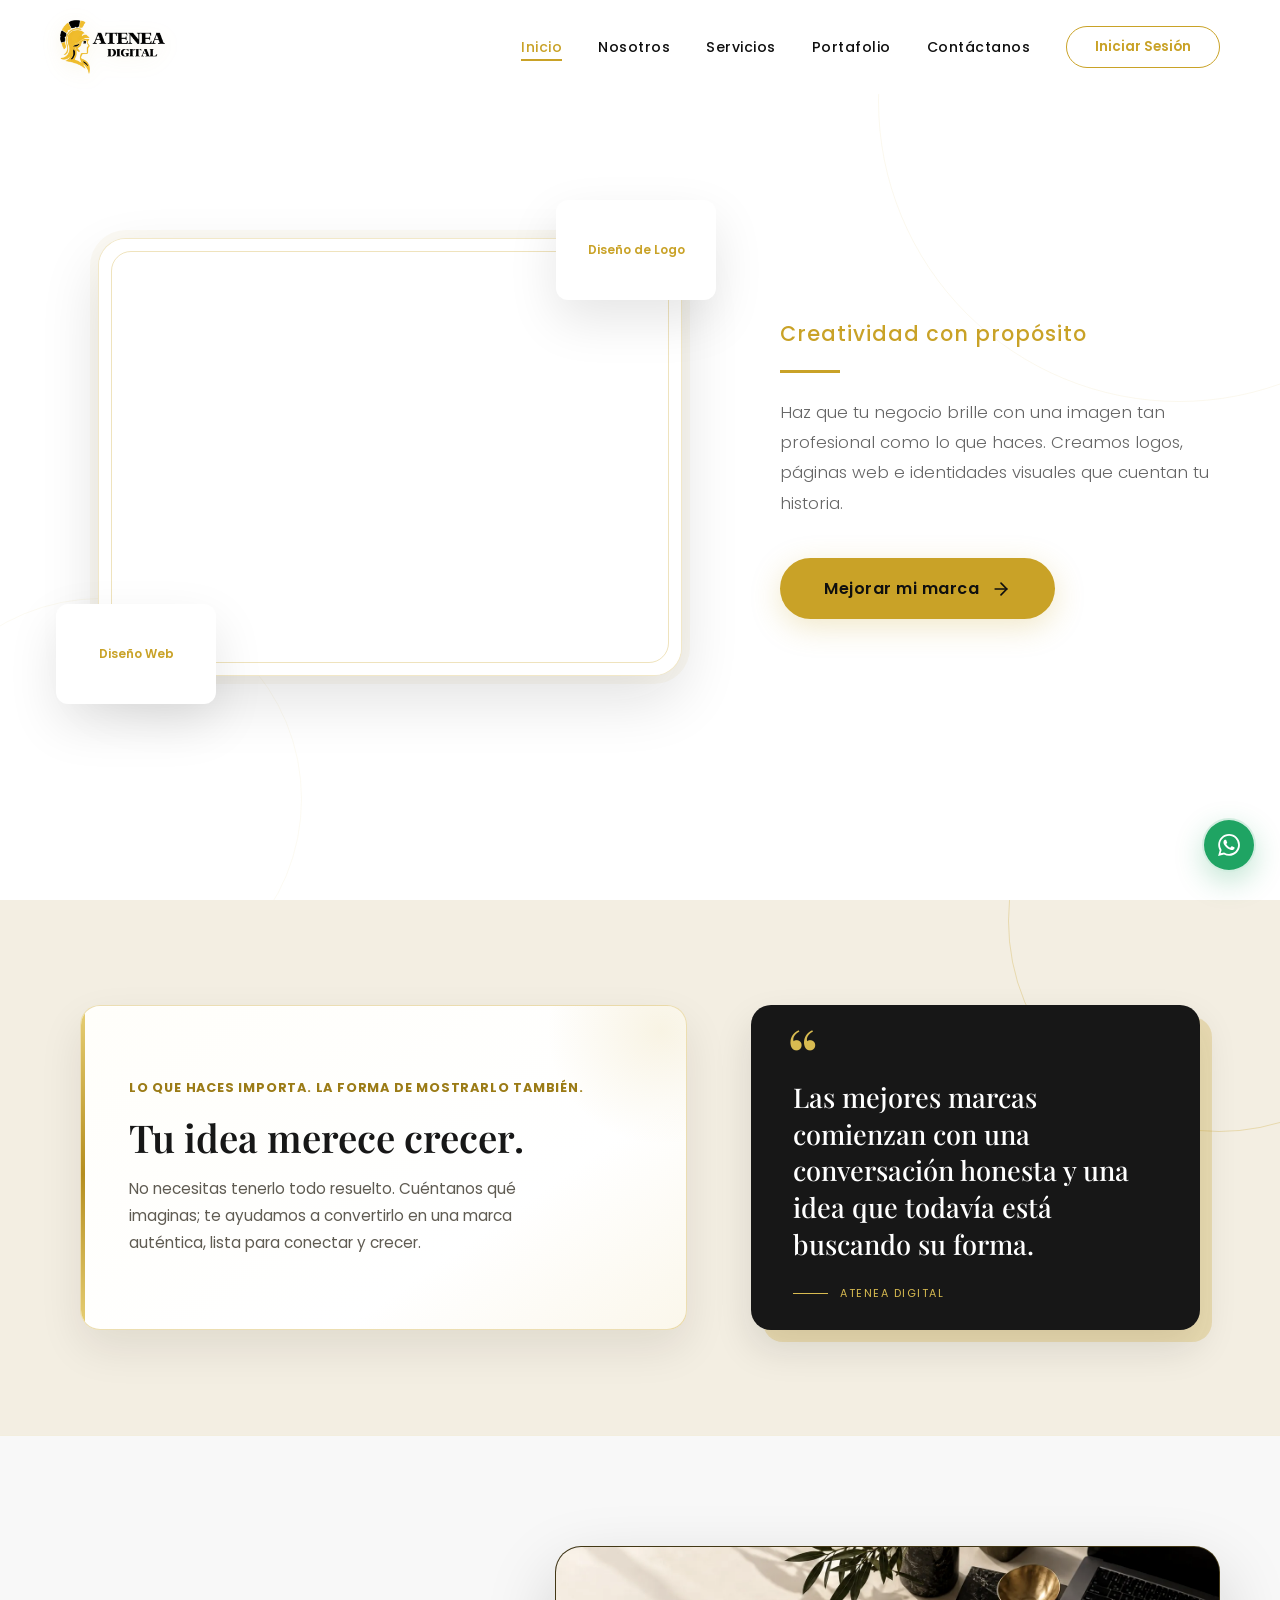
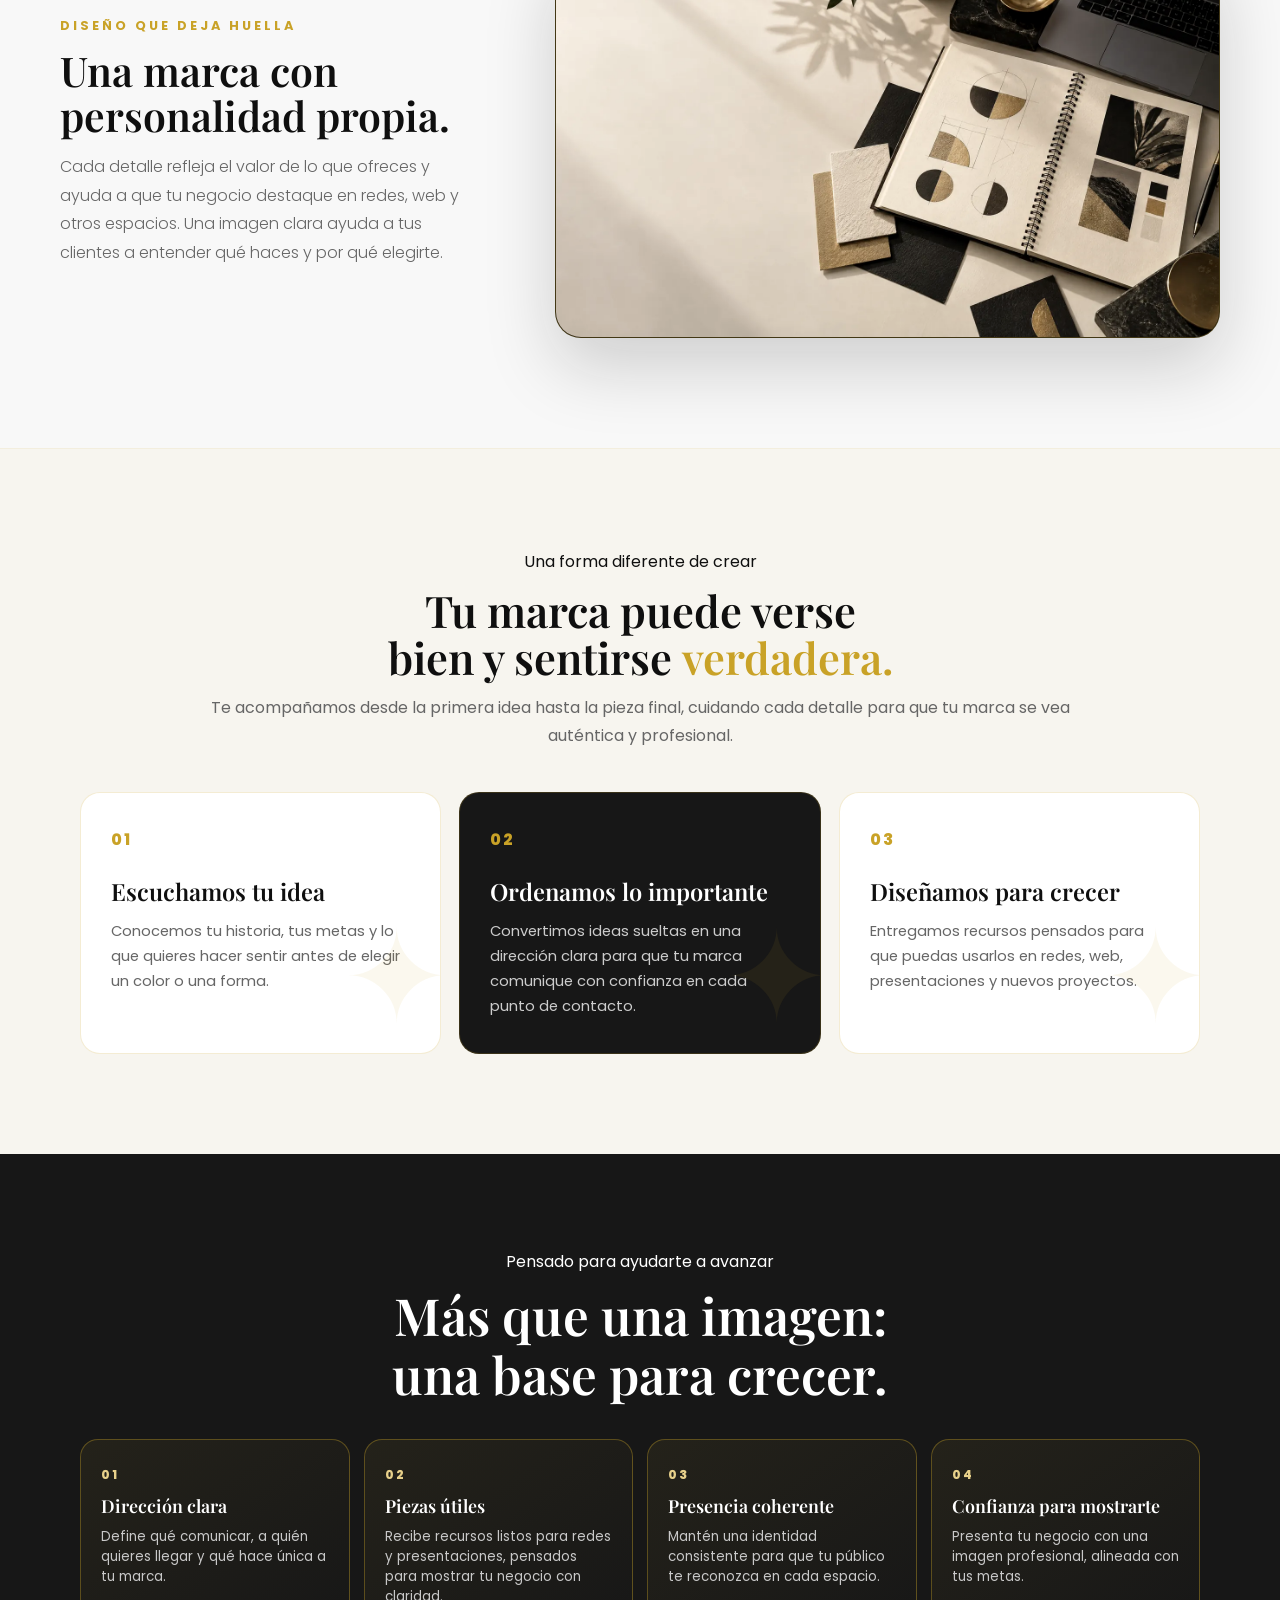
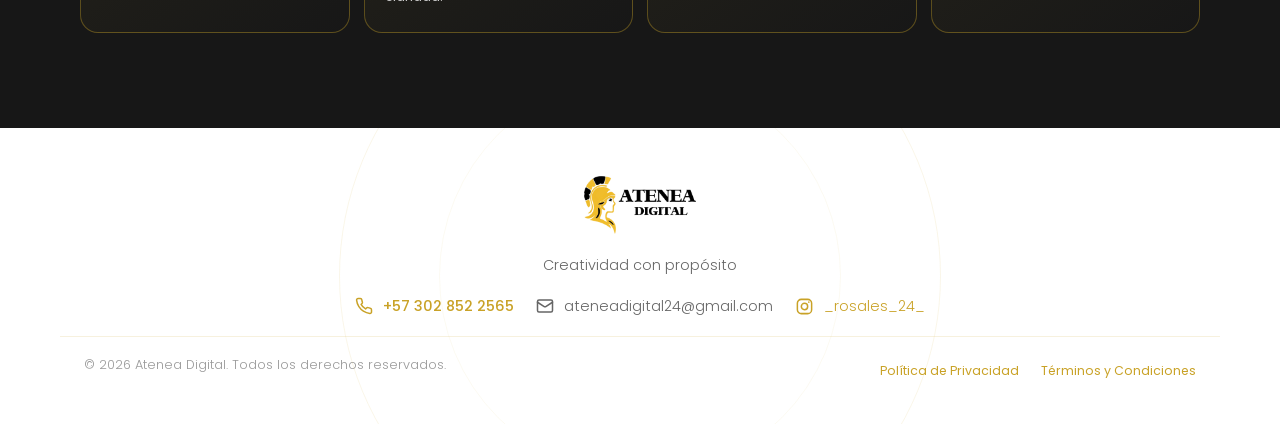
<file: index.html>
<!doctype html>
<html lang="es">
  <head>
    <meta charset="UTF-8" />
    <meta name="viewport" content="width=device-width, initial-scale=1.0" />
    <title>Atenea Digital | Creatividad con Propósito</title>
    <meta
      name="description"
      content="Creamos logos y páginas web que transmiten profesionalismo, confianza e identidad visual moderna. Cali, Colombia."
    />
    <link rel="icon" type="image/png" href="assets/01-atenea-logo.png" />
    <link rel="stylesheet" href="css/style-15dd57c-r3.css?v=rotulo-grande-3" />
  </head>
  <body>
    <!-- NAVBAR -->
    <nav
      class="navbar"
      id="navbar"
      role="navigation"
      aria-label="Navegación principal"
    >
      <a
        href="index.html"
        class="logo-img-link"
        aria-label="Atenea Digital - Inicio"
      >
        <img
          src="assets/01-atenea-logo.png"
          alt="Atenea Digital"
          class="logo-img"
        />
      </a>
      <ul class="nav-links">
        <li><a href="index.html" class="active">Inicio</a></li>
        <li><a href="nosotros.html">Nosotros</a></li>
        <li><a href="servicios.html">Servicios</a></li>
        <li><a href="portafolio.html">Portafolio</a></li>
        <li><a href="contactanos.html">Contáctanos</a></li>
        <li>
          <button
            class="btn-login"
            onclick="window.location.href='login.html'"
            aria-label="Iniciar sesión"
          >
            Iniciar Sesión
          </button>
        </li>
      </ul>
      <button class="menu-toggle" id="menuToggle" aria-label="Abrir menú">
        <span></span><span></span><span></span>
      </button>
    </nav>

    <!-- MOBILE MENU -->
    <div class="mobile-menu" id="mobileMenu">
      <a href="index.html" class="active">Inicio</a>
      <a href="nosotros.html">Nosotros</a>
      <a href="servicios.html">Servicios</a>
      <a href="portafolio.html">Portafolio</a>
      <a href="contactanos.html">Contáctanos</a>
      <button class="btn-login" onclick="window.location.href='login.html'">
        Iniciar Sesión
      </button>
    </div>

    <!-- HERO -->
    <section class="hero" id="inicio" aria-label="Sección principal">
      <div class="hero-container">
        <div class="hero-left fade-up">
          <p class="hero-subtitle">Creatividad con propósito</p>
          <div class="hero-line"></div>
          <p class="hero-text">
            Haz que tu negocio brille con una imagen tan profesional como lo que
            haces. Creamos logos, páginas web e identidades visuales que cuentan
            tu historia.
          </p>
          <div class="hero-actions">
            <a href="contactanos.html" class="btn-gold">
              Mejorar mi marca
              <svg
                width="20"
                height="20"
                viewBox="0 0 24 24"
                fill="none"
                stroke="currentColor"
                stroke-width="2"
                stroke-linecap="round"
                stroke-linejoin="round"
              >
                <path d="M5 12h14" />
                <path d="m12 5 7 7-7 7" />
              </svg>
            </a>
          </div>
        </div>
        <div class="hero-right fade-up">
          <div class="hero-logo-card">
            <div class="hero-logo-frame">
              <video
                class="hero-logo-video"
                autoplay
                muted
                loop
                playsinline
                preload="auto"
                aria-label="Logo animado de Atenea Digital"
              >
                <source
                  src="assets/02-atenea-movimiento.mp4"
                  type="video/mp4"
                />
                Tu navegador no admite videos HTML5.
              </video>
            </div>
            <div class="mockup-float one">Diseño de Logo</div>
            <div class="mockup-float two">Diseño Web</div>
          </div>
        </div>
      </div>
    </section>

    <!-- CONEXIÓN CON EL USUARIO -->
    <section class="connection-section" aria-label="Conversemos sobre tu idea">
      <div class="connection-inner fade-up">
        <div class="connection-copy">
          <span class="connection-kicker"
            >Lo que haces importa. La forma de mostrarlo también.</span
          >
          <h2>Tu idea merece crecer.</h2>
          <p>No necesitas tenerlo todo resuelto. Cuéntanos qué imaginas; te ayudamos a convertirlo en una marca auténtica, lista para conectar y crecer.</p>
        </div>
        <div class="connection-card">
          <span class="connection-card-mark">“</span>
          <p>
            Las mejores marcas comienzan con una conversación honesta y una idea
            que todavía está buscando su forma.
          </p>
          <div class="connection-card-line">
            <span></span><small>Atenea Digital</small>
          </div>
        </div>
      </div>
    </section>
    <!-- IMAGEN DE MARCA -->
    <section
      class="brand-showcase"
      aria-label="El universo creativo de Atenea Digital"
    >
      <div class="brand-showcase-inner fade-up">
        <div class="brand-showcase-copy">
          <p class="brand-showcase-label">Diseño que deja huella</p>
          <h2>Una marca con personalidad propia.</h2>
          <p>Cada detalle refleja el valor de lo que ofreces y ayuda a que tu negocio destaque en redes, web y otros espacios. Una imagen clara ayuda a tus clientes a entender qué haces y por qué elegirte.</p>
        </div>
        <div class="brand-showcase-image">
          <img
            src="assets/03-hero-editorial.webp"
            alt="Composición de branding y diseño web de Atenea Digital"
            loading="lazy"
          />
        </div>
      </div>
    </section>

    <!-- POR QUÉ ATENEA -->
    <section class="home-benefits" aria-label="Por qué elegir Atenea Digital">
      <div class="home-section-heading fade-up">
        <p class="eyebrow">Una forma diferente de crear</p>
        <h2>Tu marca puede verse bien y sentirse&nbsp;<em>verdadera.</em></h2>
        <p>Te acompañamos desde la primera idea hasta la pieza final, cuidando cada detalle para que tu marca se vea auténtica y profesional.</p>
      </div>
      <div class="home-benefit-grid">
        <article class="home-benefit-card fade-up">
          <span>01</span>
          <h3>Escuchamos tu idea</h3>
          <p>
            Conocemos tu historia, tus metas y lo que quieres hacer sentir antes
            de elegir un color o una forma.
          </p>
        </article>
        <article class="home-benefit-card featured fade-up">
          <span>02</span>
          <h3>Ordenamos lo importante</h3>
          <p>
            Convertimos ideas sueltas en una dirección clara para que tu marca
            comunique con confianza en cada punto de contacto.
          </p>
        </article>
        <article class="home-benefit-card fade-up">
          <span>03</span>
          <h3>Diseñamos para crecer</h3>
          <p>
            Entregamos recursos pensados para que puedas usarlos en redes, web,
            presentaciones y nuevos proyectos.
          </p>
        </article>
      </div>
    </section>
    <section class="home-delivery" aria-label="Lo que recibe tu marca">
      <div class="home-section-heading fade-up">
        <p class="eyebrow">Pensado para ayudarte a avanzar</p>
        <h2>Más que una imagen: una base para crecer.</h2>
      </div>
      <div class="delivery-grid">
        <article class="delivery-card fade-up">
          <span>01</span><strong>Dirección clara</strong
          ><small>Define qué comunicar, a quién quieres llegar y qué hace única a tu marca.</small>
        </article>
        <article class="delivery-card fade-up">
          <span>02</span><strong>Piezas útiles</strong
          ><small>Recibe recursos listos para redes y presentaciones, pensados para mostrar tu negocio con claridad.</small>
        </article>
        <article class="delivery-card fade-up">
          <span>03</span><strong>Presencia coherente</strong
          ><small>Mantén una identidad consistente para que tu público te reconozca en cada espacio.</small>
        </article>
        <article class="delivery-card fade-up">
          <span>04</span><strong>Confianza para mostrarte</strong
          ><small>Presenta tu negocio con una imagen profesional, alineada con tus metas.</small>
        </article>
      </div>
    </section>

    <!-- CTA -->
    <footer class="cta">
      <div class="footer-content">
        <img
          src="assets/01-atenea-logo.png"
          alt="Atenea Digital"
          class="footer-logo-img"
        />
        <p class="footer-tagline">Creatividad con propósito</p>

        <div class="footer-contact">
          <div class="footer-contact-item gold">
            <svg
              viewBox="0 0 24 24"
              fill="none"
              stroke="currentColor"
              stroke-width="2"
              stroke-linecap="round"
              stroke-linejoin="round"
              aria-hidden="true"
            >
              <path
                d="M22 16.92v3a2 2 0 0 1-2.18 2 19.79 19.79 0 0 1-8.63-3.07 19.5 19.5 0 0 1-6-6 19.79 19.79 0 0 1-3.07-8.67A2 2 0 0 1 4.11 2h3a2 2 0 0 1 2 1.72 12.84 12.84 0 0 0 .7 2.81 2 2 0 0 1-.45 2.11L8.09 9.91a16 16 0 0 0 6 6l1.27-1.27a2 2 0 0 1 2.11-.45 12.84 12.84 0 0 0 2.81.7A2 2 0 0 1 22 16.92z"
              />
            </svg>
            <a
              href="https://wa.me/573028522565"
              target="_blank"
              rel="noopener noreferrer"
              >+57 302 852 2565</a
            >
          </div>
          <div class="footer-contact-item">
            <svg
              viewBox="0 0 24 24"
              fill="none"
              stroke="currentColor"
              stroke-width="2"
              stroke-linecap="round"
              stroke-linejoin="round"
              aria-hidden="true"
            >
              <rect x="2" y="4" width="20" height="16" rx="2" />
              <path d="m22 7-8.97 5.7a1.94 1.94 0 0 1-2.06 0L2 7" />
            </svg>
            <a href="mailto:ateneadigital24@gmail.com"
              >ateneadigital24@gmail.com</a
            >
          </div>
          <div class="footer-contact-item footer-instagram">
            <svg
              viewBox="0 0 24 24"
              fill="none"
              stroke="currentColor"
              stroke-width="1.9"
              stroke-linecap="round"
              stroke-linejoin="round"
              aria-hidden="true"
            >
              <rect x="3" y="3" width="18" height="18" rx="5" />
              <circle cx="12" cy="12" r="4" />
              <circle
                cx="17.5"
                cy="6.5"
                r="1"
                fill="currentColor"
                stroke="none"
              />
            </svg>
            <a
              href="https://www.instagram.com/_rosales_24_"
              target="_blank"
              rel="noopener noreferrer"
              >_rosales_24_</a
            >
          </div>
        </div>
        <div class="footer-bottom">
          <p>&copy; 2026 Atenea Digital. Todos los derechos reservados.</p>
          <div class="footer-legal" aria-label="Información legal">
            <a href="#privacyInfo" data-legal-modal="privacyInfo"
              >Política de Privacidad</a
            ><a href="#termsInfo" data-legal-modal="termsInfo"
              >Términos y Condiciones</a
            >
          </div>
        </div>
      </div>
    </footer>

    <div
      class="legal-modal"
      id="privacyInfo"
      role="dialog"
      aria-modal="true"
      aria-labelledby="privacyInfoTitle"
      aria-hidden="true"
    >
      <div class="legal-modal-card">
        <button
          class="legal-modal-close"
          type="button"
          data-close-legal
          aria-label="Cerrar Política de Privacidad"
        >
          &times;</button
        ><span class="eyebrow">Atenea Digital</span>
        <h2 id="privacyInfoTitle">Política de Privacidad</h2>
        <p>
          Respetamos tu privacidad y usamos la información que compartes
          únicamente para gestionar tu cuenta, responder tus mensajes y mejorar
          nuestra atención.
        </p>
        <p>
          No vendemos tus datos personales a terceros. Puedes solicitar la
          actualización o eliminación de tu información comunicándote con Atenea
          Digital.
        </p>
      </div>
    </div>
    <div
      class="legal-modal"
      id="termsInfo"
      role="dialog"
      aria-modal="true"
      aria-labelledby="termsInfoTitle"
      aria-hidden="true"
    >
      <div class="legal-modal-card">
        <button
          class="legal-modal-close"
          type="button"
          data-close-legal
          aria-label="Cerrar Términos y Condiciones"
        >
          &times;</button
        ><span class="eyebrow">Atenea Digital</span>
        <h2 id="termsInfoTitle">Términos y Condiciones</h2>
        <p>Navega de forma responsable y respetuosa. No afectes el funcionamiento ni la&nbsp;seguridad de este sitio.</p>
        <p>
          Los contenidos, imágenes y servicios pertenecen a Atenea Digital o se
          usan con autorización. Las propuestas y alcances de cada proyecto se
          confirman directamente con nuestro equipo.
        </p>
      </div>
    </div>
    <script src="js/main.js"></script>
    <a
      class="floating-whatsapp"
      href="https://wa.me/573028522565?text=Hola%20Atenea%20Digital%2C%20quiero%20hablar%20sobre%20mi%20proyecto"
      target="_blank"
      rel="noopener noreferrer"
      aria-label="Escribir por WhatsApp"
      ><svg viewBox="0 0 24 24" aria-hidden="true">
        <path
          d="M20.5 3.5A11.8 11.8 0 0 0 12.08 0C5.55 0 .24 5.3.24 11.84c0 2.09.55 4.13 1.6 5.92L.14 24l6.39-1.67a11.82 11.82 0 0 0 5.55 1.41h.01c6.53 0 11.84-5.31 11.84-11.84 0-3.17-1.23-6.14-3.43-8.4ZM12.09 21.7h-.01a9.83 9.83 0 0 1-5.01-1.37l-.36-.21-3.79.99 1.01-3.69-.23-.38a9.84 9.84 0 0 1-1.51-5.2C2.19 6.4 6.63 1.96 12.08 1.96c2.64 0 5.12 1.03 6.98 2.89a9.82 9.82 0 0 1 2.88 6.99c0 5.45-4.43 9.86-9.85 9.86Zm5.41-7.39c-.3-.15-1.77-.87-2.04-.97-.27-.1-.47-.15-.67.15-.2.3-.77.97-.95 1.17-.17.2-.35.22-.65.07-.3-.15-1.27-.47-2.42-1.5-.89-.79-1.49-1.77-1.67-2.07-.17-.3-.02-.46.13-.61.13-.13.3-.35.45-.52.15-.17.2-.3.3-.5.1-.2.05-.37-.02-.52-.07-.15-.67-1.62-.92-2.22-.24-.58-.49-.5-.67-.51h-.57c-.2 0-.52.07-.8.37-.27.3-1.04 1.02-1.04 2.49s1.07 2.89 1.22 3.09c.15.2 2.1 3.2 5.08 4.49.71.31 1.26.49 1.69.63.71.23 1.35.2 1.86.12.57-.08 1.77-.72 2.02-1.42.25-.7.25-1.3.17-1.42-.07-.12-.27-.2-.57-.35Z"
        /></svg
    ></a>
  </body>
</html>
</file>
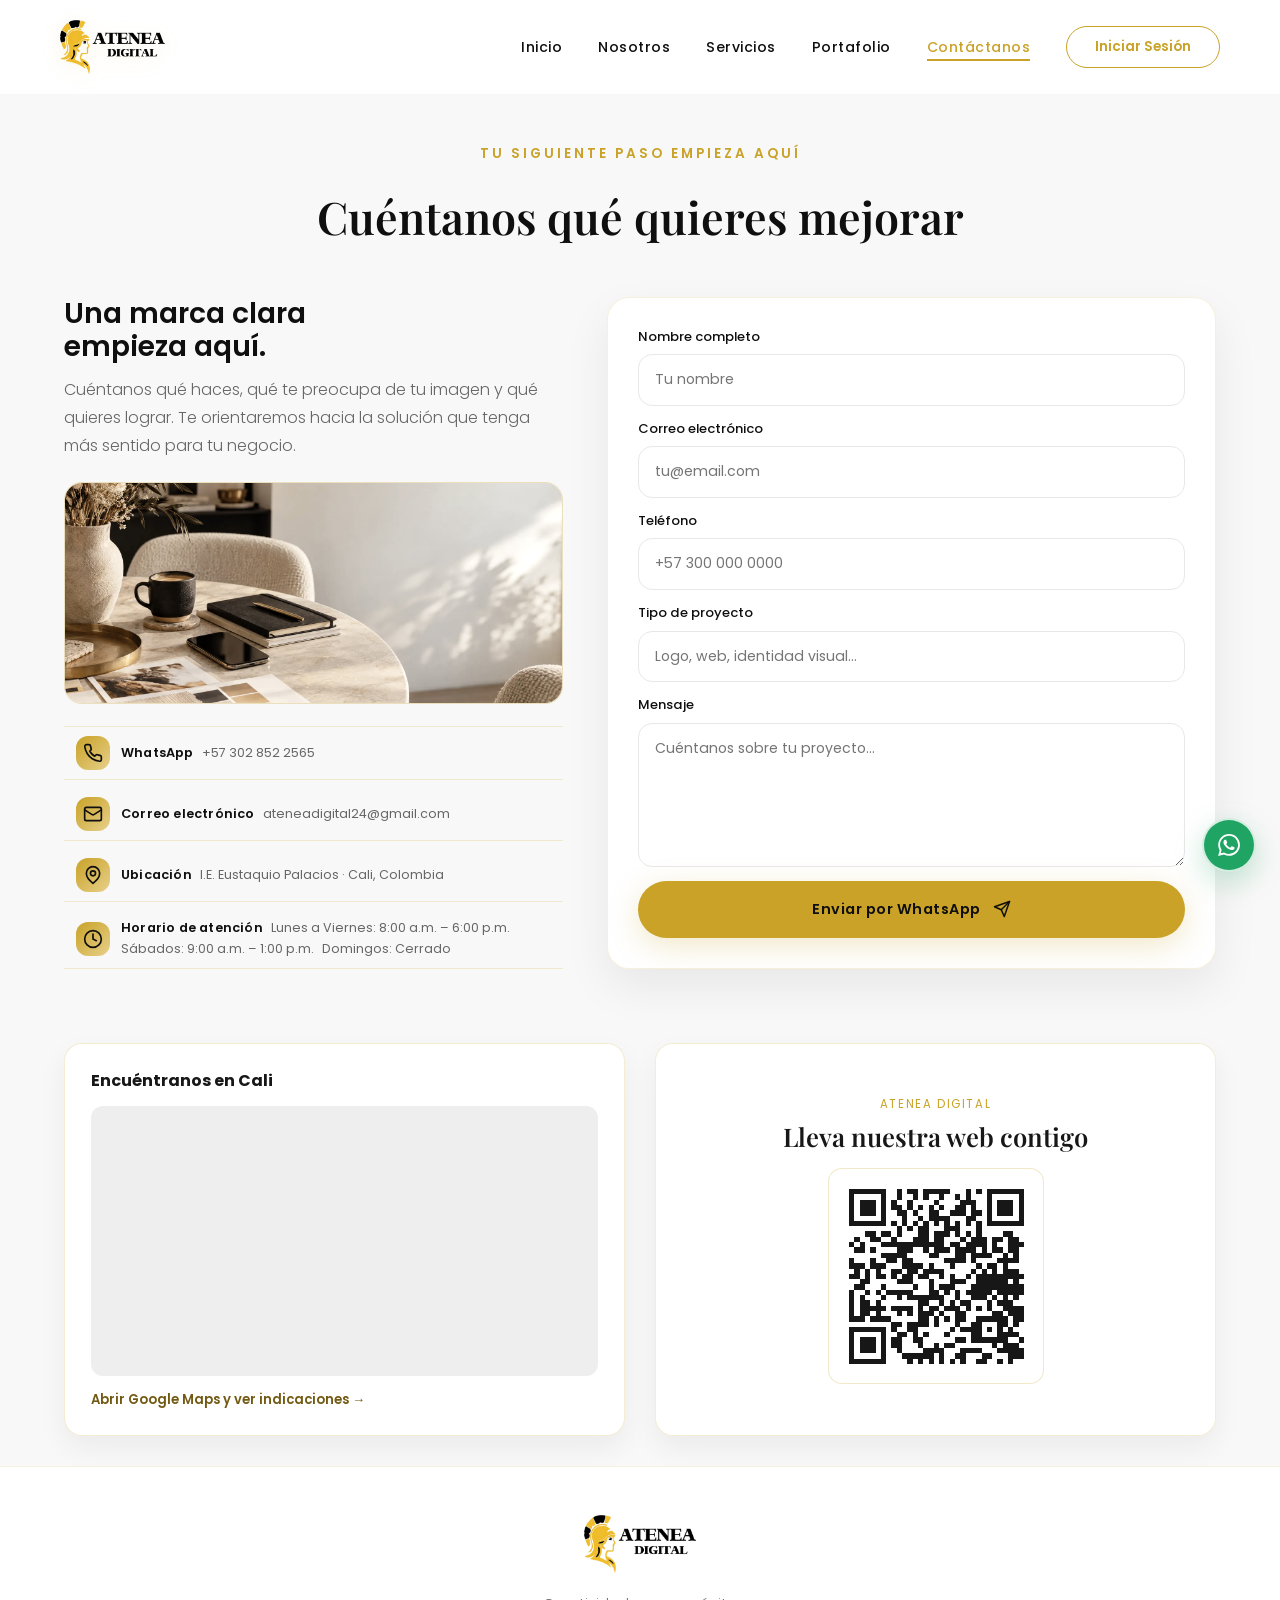
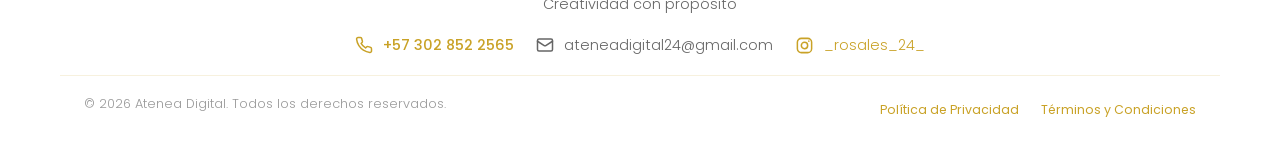
<file: contactanos.html>
<!doctype html>
<html lang="es">
  <head>
    <meta charset="UTF-8" />
    <meta name="viewport" content="width=device-width, initial-scale=1.0" />
    <title>Contáctanos | Atenea Digital</title>
    <link rel="icon" type="image/png" href="assets/01-atenea-logo.png" />
    <link rel="stylesheet" href="css/style-15dd57c-r3.css" />
  </head>
  <body>
    <!-- NAVBAR -->
    <nav
      class="navbar"
      id="navbar"
      role="navigation"
      aria-label="Navegación principal"
    >
      <a
        href="index.html"
        class="logo-img-link"
        aria-label="Atenea Digital - Inicio"
      >
        <img
          src="assets/01-atenea-logo.png"
          alt="Atenea Digital"
          class="logo-img"
        />
      </a>
      <ul class="nav-links">
        <li><a href="index.html">Inicio</a></li>
        <li><a href="nosotros.html">Nosotros</a></li>
        <li><a href="servicios.html">Servicios</a></li>
        <li><a href="portafolio.html">Portafolio</a></li>
        <li><a href="contactanos.html" class="active">Contáctanos</a></li>
        <li>
          <button
            class="btn-login"
            onclick="window.location.href='login.html'"
            aria-label="Iniciar sesión"
          >
            Iniciar Sesión
          </button>
        </li>
      </ul>
      <button class="menu-toggle" id="menuToggle" aria-label="Abrir menú">
        <span></span><span></span><span></span>
      </button>
    </nav>

    <!-- MOBILE MENU -->
    <div class="mobile-menu" id="mobileMenu">
      <a href="index.html">Inicio</a>
      <a href="nosotros.html">Nosotros</a>
      <a href="servicios.html">Servicios</a>
      <a href="portafolio.html">Portafolio</a>
      <a href="contactanos.html" class="active">Contáctanos</a>
      <button
        class="btn-login"
        onclick="window.location.href='login.html'"
        aria-label="Iniciar sesión"
      >
        Iniciar Sesión
      </button>
    </div>

    <!-- CONTACTO -->
    <section class="contacto" id="contacto" aria-label="Formulario de contacto">
      <div class="contacto-header fade-up">
        <p class="contacto-label">Tu siguiente paso empieza aquí</p>
        <h2 class="contacto-title">Cuéntanos qué quieres mejorar</h2>
      </div>
      <div class="contacto-grid">
        <div class="contacto-info fade-up">
          <h3>Una marca clara empieza aquí.</h3>
          <p>
            Cuéntanos qué haces, qué te preocupa de tu imagen y qué quieres
            lograr. Te orientaremos hacia la solución que tenga más sentido para
            tu negocio.
          </p>
          <figure class="contacto-visual fade-up">
            <img
              src="assets/06-contacto-editorial.webp"
              alt="Reunión creativa para definir un proyecto de diseño"
              loading="lazy"
            />
          </figure>
          <div class="contacto-items-grid">
            <div class="contacto-item">
              <div class="contacto-item-icon" aria-hidden="true">
                <svg
                  width="20"
                  height="20"
                  viewBox="0 0 24 24"
                  fill="none"
                  stroke="currentColor"
                  stroke-width="2"
                  stroke-linecap="round"
                  stroke-linejoin="round"
                >
                  <path
                    d="M22 16.92v3a2 2 0 0 1-2.18 2 19.79 19.79 0 0 1-8.63-3.07 19.5 19.5 0 0 1-6-6 19.79 19.79 0 0 1-3.07-8.67A2 2 0 0 1 4.11 2h3a2 2 0 0 1 2 1.72 12.84 12.84 0 0 0 .7 2.81 2 2 0 0 1-.45 2.11L8.09 9.91a16 16 0 0 0 6 6l1.27-1.27a2 2 0 0 1 2.11-.45 12.84 12.84 0 0 0 2.81.7A2 2 0 0 1 22 16.92z"
                  />
                </svg>
              </div>
              <div class="contacto-item-text">
                <h4>WhatsApp</h4>
                <span
                  ><a
                    href="https://wa.me/573028522565"
                    target="_blank"
                    rel="noopener noreferrer"
                    >+57 302 852 2565</a
                  ></span
                >
              </div>
            </div>
            <div class="contacto-item">
              <div class="contacto-item-icon" aria-hidden="true">
                <svg
                  width="20"
                  height="20"
                  viewBox="0 0 24 24"
                  fill="none"
                  stroke="currentColor"
                  stroke-width="2"
                  stroke-linecap="round"
                  stroke-linejoin="round"
                >
                  <rect x="2" y="4" width="20" height="16" rx="2" />
                  <path d="m22 7-8.97 5.7a1.94 1.94 0 0 1-2.06 0L2 7" />
                </svg>
              </div>
              <div class="contacto-item-text">
                <h4>Correo electrónico</h4>
                <span
                  ><a href="mailto:ateneadigital24@gmail.com"
                    >ateneadigital24@gmail.com</a
                  ></span
                >
              </div>
            </div>
            <div class="contacto-item">
              <div class="contacto-item-icon" aria-hidden="true">
                <svg
                  width="20"
                  height="20"
                  viewBox="0 0 24 24"
                  fill="none"
                  stroke="currentColor"
                  stroke-width="2"
                  stroke-linecap="round"
                  stroke-linejoin="round"
                >
                  <path d="M20 10c0 6-8 12-8 12s-8-6-8-12a8 8 0 0 1 16 0Z" />
                  <circle cx="12" cy="10" r="3" />
                </svg>
              </div>
              <div class="contacto-item-text">
                <h4>Ubicación</h4>
                <span
                  ><a
                    class="school-map-link"
                    href="https://www.google.com/maps/search/?api=1&query=Instituci%C3%B3n+Educativa+Eustaquio+Palacios%2C+Cali%2C+Colombia"
                    target="_blank"
                    rel="noopener noreferrer"
                    >I.E. Eustaquio Palacios · Cali, Colombia</a
                  ></span
                >
              </div>
            </div>
            <div class="contacto-item">
              <div class="contacto-item-icon" aria-hidden="true">
                <svg
                  width="20"
                  height="20"
                  viewBox="0 0 24 24"
                  fill="none"
                  stroke="currentColor"
                  stroke-width="2"
                  stroke-linecap="round"
                  stroke-linejoin="round"
                >
                  <circle cx="12" cy="12" r="10" />
                  <polyline points="12 6 12 12 16 14" />
                </svg>
              </div>
              <div class="contacto-item-text">
                <h4>Horario de atención</h4>
                <span>Lunes a Viernes: 8:00 a.m. – 6:00 p.m.</span>
                <span>Sábados: 9:00 a.m. – 1:00 p.m.</span>
                <span>Domingos: Cerrado</span>
              </div>
            </div>
          </div>
        </div>
        <div class="contacto-form fade-up">
          <form id="contactForm" action="#" method="POST" novalidate>
            <div class="form-group">
              <label for="nombre">Nombre completo</label>
              <input
                type="text"
                id="nombre"
                name="nombre"
                placeholder="Tu nombre"
                required
                aria-required="true"
              />
            </div>
            <div class="form-group">
              <label for="email">Correo electrónico</label>
              <input
                type="email"
                id="email"
                name="email"
                placeholder="tu@email.com"
                required
                aria-required="true"
              />
            </div>
            <div class="form-group">
              <label for="telefono">Teléfono</label>
              <input
                type="tel"
                id="telefono"
                name="telefono"
                placeholder="+57 300 000 0000"
              />
            </div>
            <div class="form-group">
              <label for="proyecto">Tipo de proyecto</label>
              <input
                type="text"
                id="proyecto"
                name="proyecto"
                placeholder="Logo, web, identidad visual..."
              />
            </div>
            <div class="form-group">
              <label for="mensaje">Mensaje</label>
              <textarea
                id="mensaje"
                name="mensaje"
                placeholder="Cuéntanos sobre tu proyecto..."
                required
                aria-required="true"
              ></textarea>
            </div>
            <button
              type="submit"
              class="btn-gold"
              style="width: 100%; justify-content: center"
            >
              Enviar por WhatsApp
              <svg
                width="18"
                height="18"
                viewBox="0 0 24 24"
                fill="none"
                stroke="currentColor"
                stroke-width="2"
                stroke-linecap="round"
                stroke-linejoin="round"
              >
                <path d="M22 2 11 13" />
                <path d="m22 2-7 20-4-9-9-4 20-7z" />
              </svg>
            </button>
          </form>
        </div>

        <div class="map-qr-pair" aria-label="Mapa y código QR de Atenea Digital">
          <div class="school-map-card">
            <h4>Encuéntranos en Cali</h4>
            <iframe
              title="Mapa de la I.E. Eustaquio Palacios, Cali, Colombia"
              src="https://www.google.com/maps?q=Instituci%C3%B3n+Educativa+Eustaquio+Palacios%2C+Cali%2C+Colombia&output=embed"
              loading="lazy"
              referrerpolicy="no-referrer-when-downgrade"
              allowfullscreen
            ></iframe>
            <a
              href="https://www.google.com/maps/dir/?api=1&destination=Instituci%C3%B3n+Educativa+Eustaquio+Palacios%2C+Cali%2C+Colombia"
              target="_blank"
              rel="noopener noreferrer"
              >Abrir Google Maps y ver indicaciones →</a
            >
          </div>
          <section id="siteQr" class="site-qr-section site-qr-inline" aria-labelledby="siteQrTitle">
            <div class="site-qr-card">
              <div class="site-qr-copy">
                <span class="eyebrow">Atenea Digital</span>
                <h2 id="siteQrTitle">Lleva nuestra web contigo</h2>
              </div>
              <div class="site-qr-frame">
                <canvas
                  id="siteQrCanvas"
                  width="196"
                  height="196"
                  role="img"
                  aria-label="Código QR: escanea para abrir el sitio web de Atenea Digital"
                ></canvas>
              </div>
            </div>
          </section>
        </div>
        </div>
      </div>
    </section>
    <!-- FOOTER -->
    <footer class="footer" role="contentinfo">
      <div class="footer-content">
        <img
          src="assets/01-atenea-logo.png"
          alt="Atenea Digital"
          class="footer-logo-img"
        />
        <p class="footer-tagline">Creatividad con propósito</p>

        <div class="footer-contact">
          <div class="footer-contact-item gold">
            <svg
              viewBox="0 0 24 24"
              fill="none"
              stroke="currentColor"
              stroke-width="2"
              stroke-linecap="round"
              stroke-linejoin="round"
              aria-hidden="true"
            >
              <path
                d="M22 16.92v3a2 2 0 0 1-2.18 2 19.79 19.79 0 0 1-8.63-3.07 19.5 19.5 0 0 1-6-6 19.79 19.79 0 0 1-3.07-8.67A2 2 0 0 1 4.11 2h3a2 2 0 0 1 2 1.72 12.84 12.84 0 0 0 .7 2.81 2 2 0 0 1-.45 2.11L8.09 9.91a16 16 0 0 0 6 6l1.27-1.27a2 2 0 0 1 2.11-.45 12.84 12.84 0 0 0 2.81.7A2 2 0 0 1 22 16.92z"
              />
            </svg>
            <a
              href="https://wa.me/573028522565"
              target="_blank"
              rel="noopener noreferrer"
              >+57 302 852 2565</a
            >
          </div>
          <div class="footer-contact-item">
            <svg
              viewBox="0 0 24 24"
              fill="none"
              stroke="currentColor"
              stroke-width="2"
              stroke-linecap="round"
              stroke-linejoin="round"
              aria-hidden="true"
            >
              <rect x="2" y="4" width="20" height="16" rx="2" />
              <path d="m22 7-8.97 5.7a1.94 1.94 0 0 1-2.06 0L2 7" />
            </svg>
            <a href="mailto:ateneadigital24@gmail.com"
              >ateneadigital24@gmail.com</a
            >
          </div>
          <div class="footer-contact-item footer-instagram">
            <svg
              viewBox="0 0 24 24"
              fill="none"
              stroke="currentColor"
              stroke-width="1.9"
              stroke-linecap="round"
              stroke-linejoin="round"
              aria-hidden="true"
            >
              <rect x="3" y="3" width="18" height="18" rx="5" />
              <circle cx="12" cy="12" r="4" />
              <circle
                cx="17.5"
                cy="6.5"
                r="1"
                fill="currentColor"
                stroke="none"
              />
            </svg>
            <a
              href="https://www.instagram.com/_rosales_24_"
              target="_blank"
              rel="noopener noreferrer"
              >_rosales_24_</a
            >
          </div>
        </div>
        <div class="footer-bottom">
          <p>&copy; 2026 Atenea Digital. Todos los derechos reservados.</p>
          <div class="footer-legal" aria-label="Información legal">
            <a href="#privacyInfo" data-legal-modal="privacyInfo"
              >Política de Privacidad</a
            ><a href="#termsInfo" data-legal-modal="termsInfo"
              >Términos y Condiciones</a
            >
          </div>
        </div>
      </div>
    </footer>

    <div
      class="legal-modal"
      id="privacyInfo"
      role="dialog"
      aria-modal="true"
      aria-labelledby="privacyInfoTitle"
      aria-hidden="true"
    >
      <div class="legal-modal-card">
        <button
          class="legal-modal-close"
          type="button"
          data-close-legal
          aria-label="Cerrar Política de Privacidad"
        >
          &times;</button
        ><span class="eyebrow">Atenea Digital</span>
        <h2 id="privacyInfoTitle">Política de Privacidad</h2>
        <p>
          Respetamos tu privacidad y usamos la información que compartes
          únicamente para gestionar tu cuenta, responder tus mensajes y mejorar
          nuestra atención.
        </p>
        <p>
          No vendemos tus datos personales a terceros. Puedes solicitar la
          actualización o eliminación de tu información comunicándote con Atenea
          Digital.
        </p>
      </div>
    </div>
    <div
      class="legal-modal"
      id="termsInfo"
      role="dialog"
      aria-modal="true"
      aria-labelledby="termsInfoTitle"
      aria-hidden="true"
    >
      <div class="legal-modal-card">
        <button
          class="legal-modal-close"
          type="button"
          data-close-legal
          aria-label="Cerrar Términos y Condiciones"
        >
          &times;</button
        ><span class="eyebrow">Atenea Digital</span>
        <h2 id="termsInfoTitle">Términos y Condiciones</h2>
        <p>Navega de forma responsable y respetuosa. No afectes el funcionamiento ni la&nbsp;seguridad de este sitio.</p>
        <p>
          Los contenidos, imágenes y servicios pertenecen a Atenea Digital o se
          usan con autorización. Las propuestas y alcances de cada proyecto se
          confirman directamente con nuestro equipo.
        </p>
      </div>
    </div>
    <script src="js/main.js"></script>
    <script src="js/qr-code.js"></script>
    <script src="js/site-qr.js"></script>
    <a
      class="floating-whatsapp"
      href="https://wa.me/573028522565?text=Hola%20Atenea%20Digital%2C%20quiero%20hablar%20sobre%20mi%20proyecto"
      target="_blank"
      rel="noopener noreferrer"
      aria-label="Escribir por WhatsApp"
      ><svg viewBox="0 0 24 24" aria-hidden="true">
        <path
          d="M20.5 3.5A11.8 11.8 0 0 0 12.08 0C5.55 0 .24 5.3.24 11.84c0 2.09.55 4.13 1.6 5.92L.14 24l6.39-1.67a11.82 11.82 0 0 0 5.55 1.41h.01c6.53 0 11.84-5.31 11.84-11.84 0-3.17-1.23-6.14-3.43-8.4ZM12.09 21.7h-.01a9.83 9.83 0 0 1-5.01-1.37l-.36-.21-3.79.99 1.01-3.69-.23-.38a9.84 9.84 0 0 1-1.51-5.2C2.19 6.4 6.63 1.96 12.08 1.96c2.64 0 5.12 1.03 6.98 2.89a9.82 9.82 0 0 1 2.88 6.99c0 5.45-4.43 9.86-9.85 9.86Zm5.41-7.39c-.3-.15-1.77-.87-2.04-.97-.27-.1-.47-.15-.67.15-.2.3-.77.97-.95 1.17-.17.2-.35.22-.65.07-.3-.15-1.27-.47-2.42-1.5-.89-.79-1.49-1.77-1.67-2.07-.17-.3-.02-.46.13-.61.13-.13.3-.35.45-.52.15-.17.2-.3.3-.5.1-.2.05-.37-.02-.52-.07-.15-.67-1.62-.92-2.22-.24-.58-.49-.5-.67-.51h-.57c-.2 0-.52.07-.8.37-.27.3-1.04 1.02-1.04 2.49s1.07 2.89 1.22 3.09c.15.2 2.1 3.2 5.08 4.49.71.31 1.26.49 1.69.63.71.23 1.35.2 1.86.12.57-.08 1.77-.72 2.02-1.42.25-.7.25-1.3.17-1.42-.07-.12-.27-.2-.57-.35Z"
        /></svg
    ></a>
  </body>
</html>
</file>
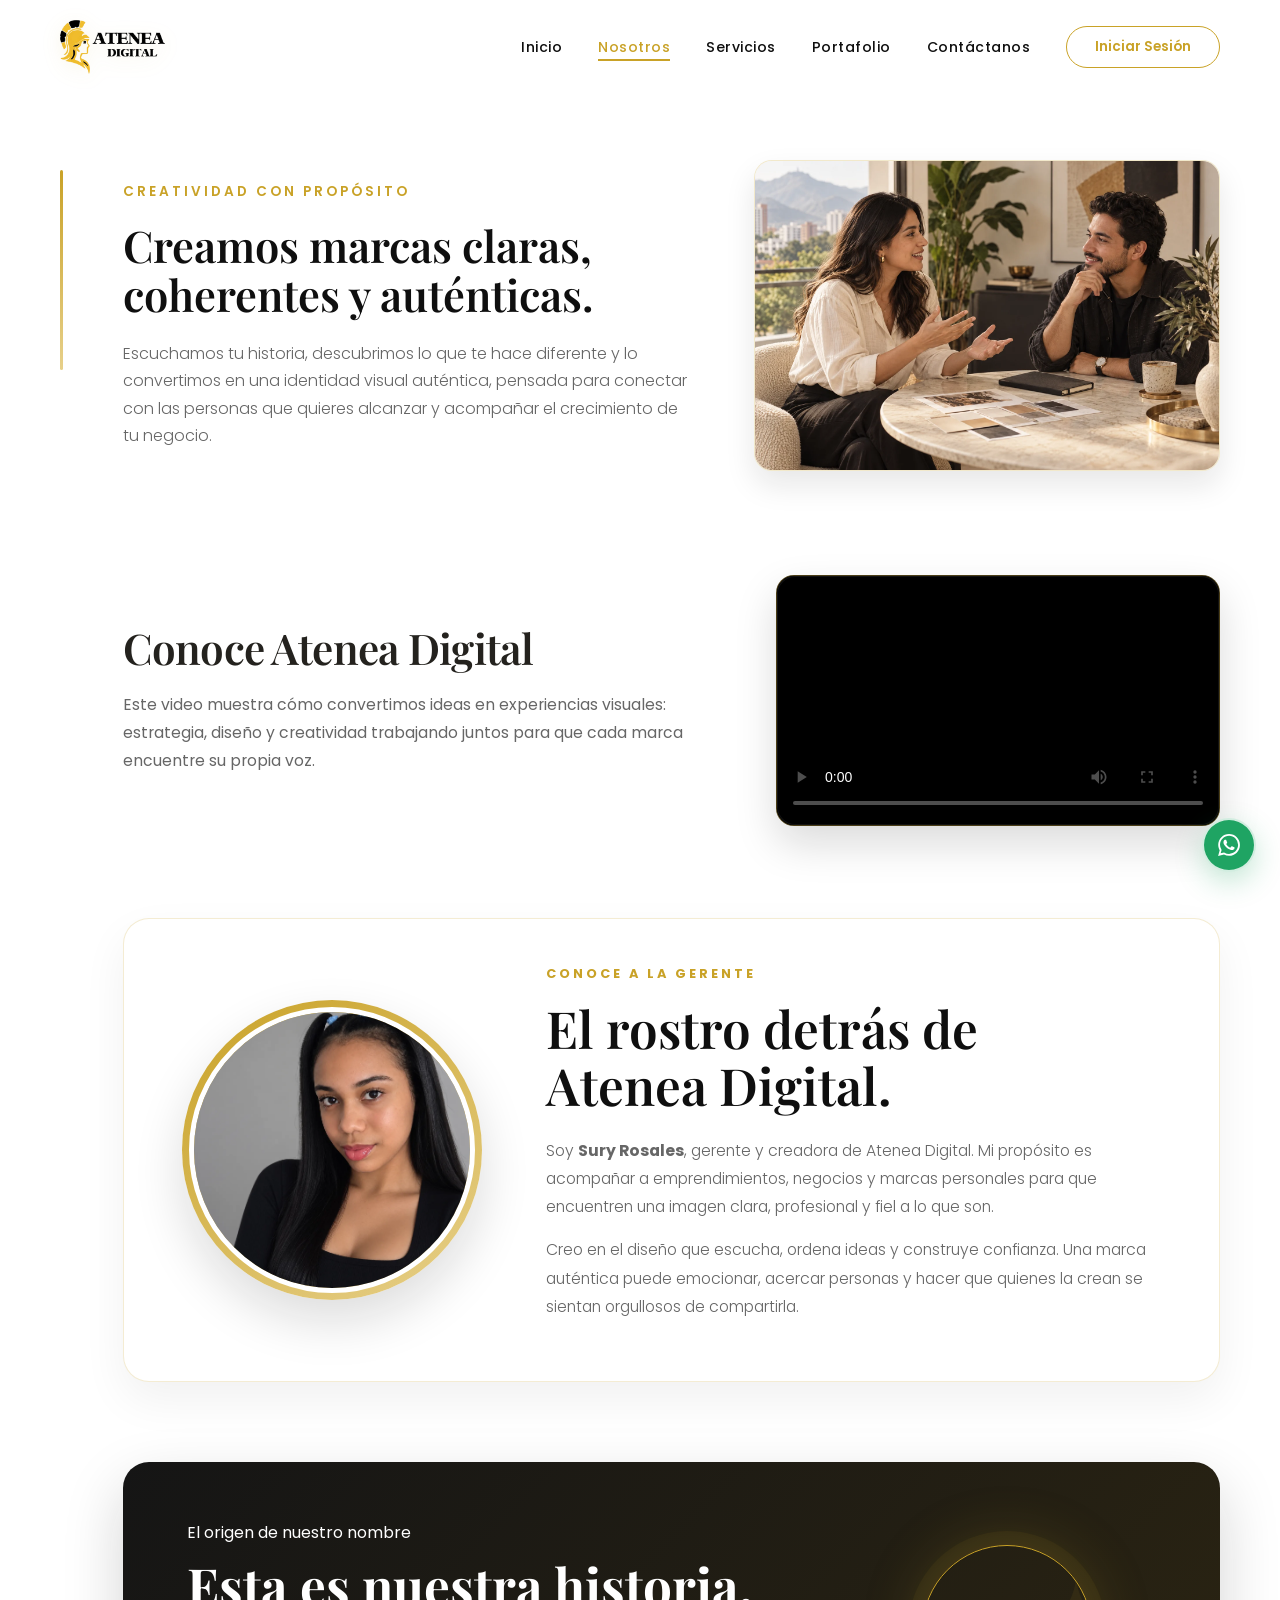
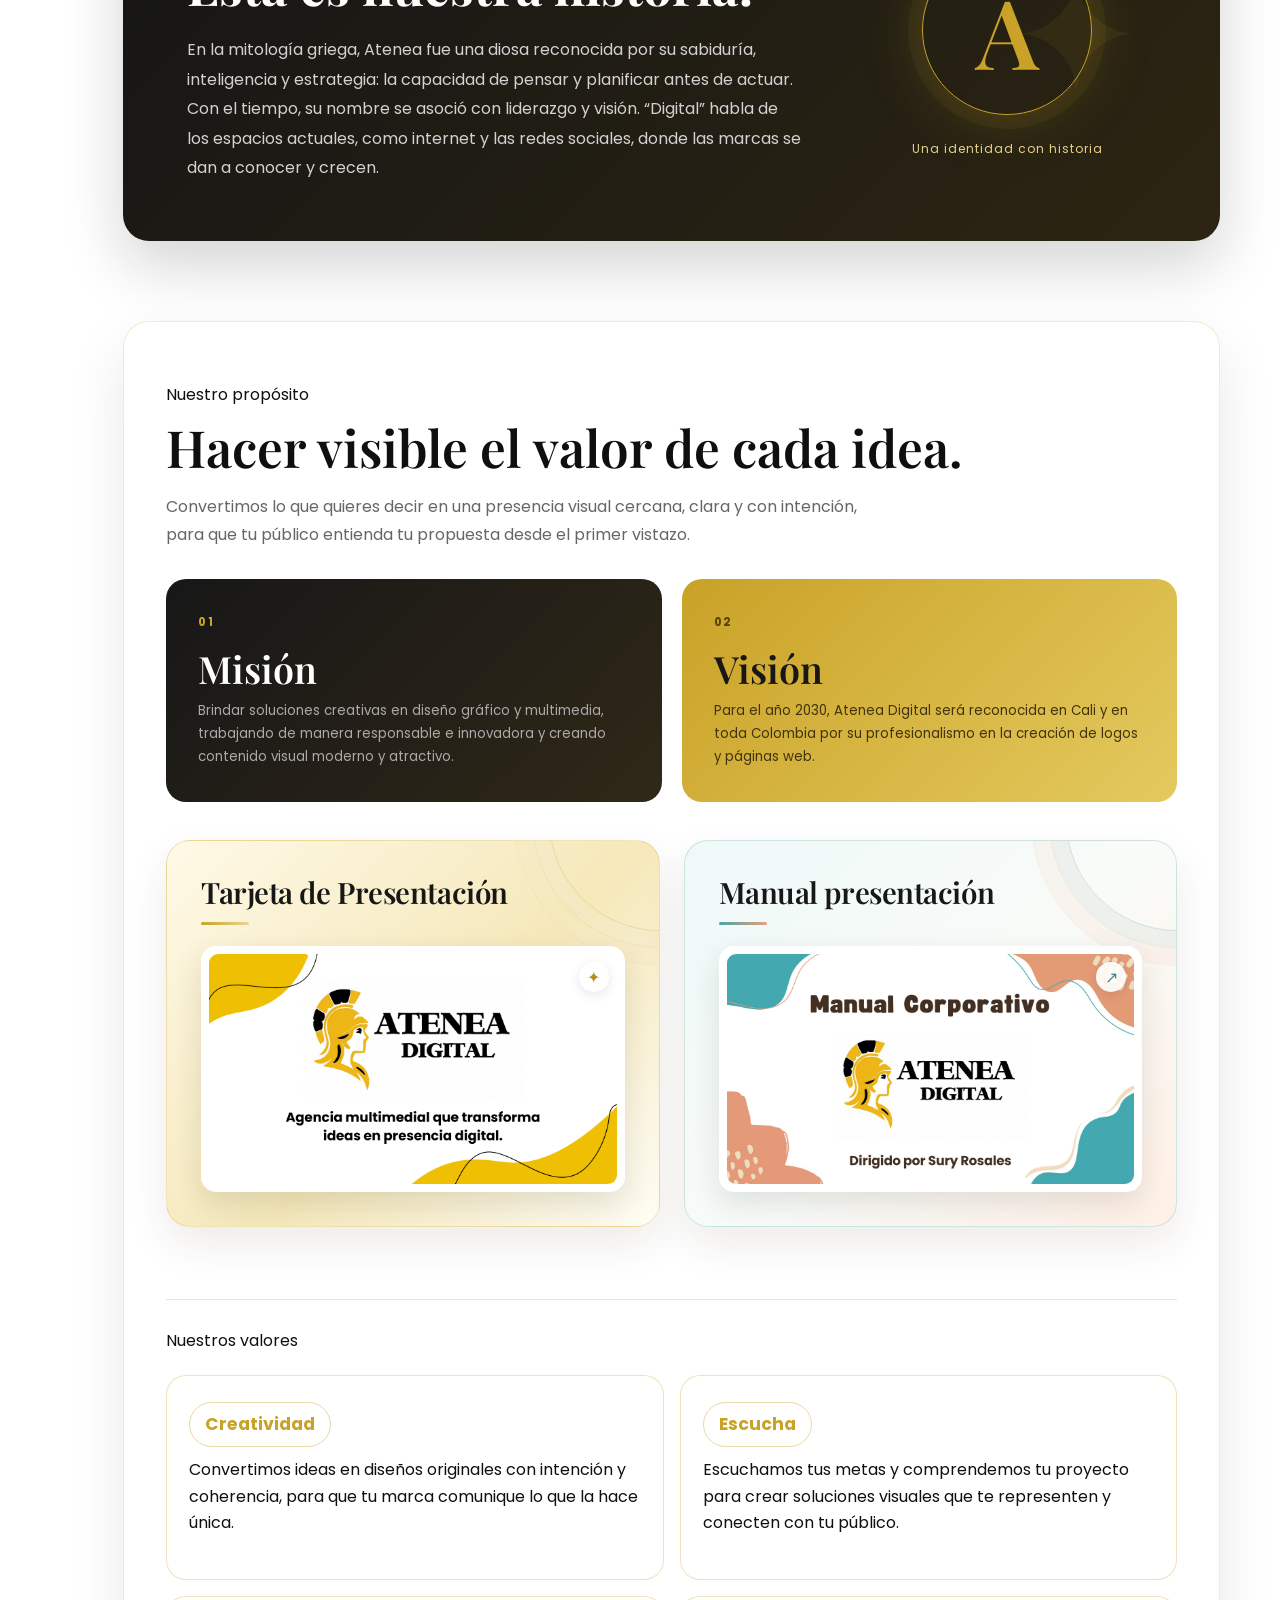
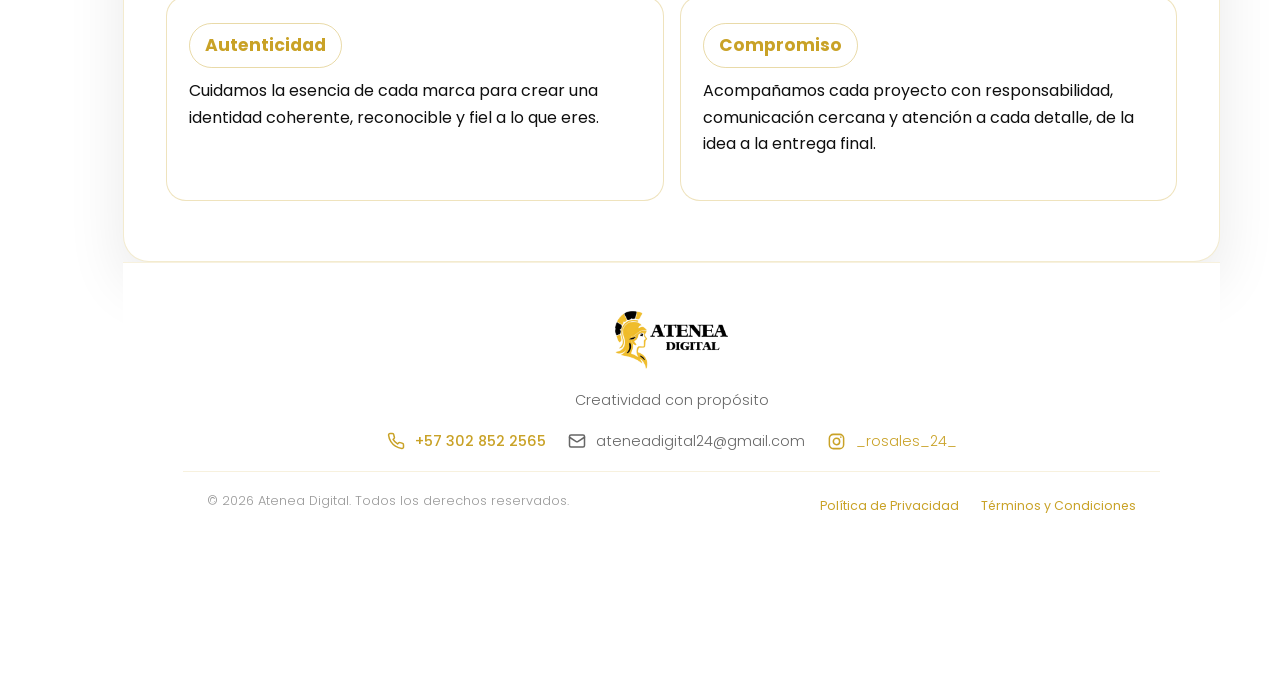
<file: nosotros.html>
<!doctype html>
<html lang="es">
  <head>
    <meta charset="UTF-8" />
    <meta name="viewport" content="width=device-width, initial-scale=1.0" />
    <title>Nosotros | Atenea Digital</title>
    <link rel="icon" type="image/png" href="assets/01-atenea-logo.png" />
    <link rel="stylesheet" href="css/style-15dd57c-r3.css" />
  </head>
  <body>
    <!-- NAVBAR -->
    <nav
      class="navbar"
      id="navbar"
      role="navigation"
      aria-label="Navegación principal"
    >
      <a
        href="index.html"
        class="logo-img-link"
        aria-label="Atenea Digital - Inicio"
      >
        <img
          src="assets/01-atenea-logo.png"
          alt="Atenea Digital"
          class="logo-img"
        />
      </a>
      <ul class="nav-links">
        <li><a href="index.html">Inicio</a></li>
        <li><a href="nosotros.html" class="active">Nosotros</a></li>
        <li><a href="servicios.html">Servicios</a></li>
        <li><a href="portafolio.html">Portafolio</a></li>
        <li><a href="contactanos.html">Contáctanos</a></li>
        <li>
          <button
            class="btn-login"
            onclick="window.location.href='login.html'"
            aria-label="Iniciar sesión"
          >
            Iniciar Sesión
          </button>
        </li>
      </ul>
      <button class="menu-toggle" id="menuToggle" aria-label="Abrir menú">
        <span></span><span></span><span></span>
      </button>
    </nav>

    <!-- MOBILE MENU -->
    <div class="mobile-menu" id="mobileMenu">
      <a href="index.html">Inicio</a>
      <a href="nosotros.html" class="active">Nosotros</a>
      <a href="servicios.html">Servicios</a>
      <a href="portafolio.html">Portafolio</a>
      <a href="contactanos.html">Contáctanos</a>
      <button
        class="btn-login"
        onclick="window.location.href='login.html'"
        aria-label="Iniciar sesión"
      >
        Iniciar Sesión
      </button>
    </div>

    <!-- IMPACTO / NOSOTROS -->
    <section class="impacto" id="impacto" aria-label="Sección de impacto">
      <div class="impacto-container">
        <div class="impacto-line fade-up" aria-hidden="true"></div>
        <div class="impacto-content">
          <div class="intro-visual-row">
            <div class="intro-visual-copy">
              <p class="impacto-kicker fade-up">Creatividad con propósito</p>
              <h2 class="impacto-title fade-up">
                Creamos marcas claras, coherentes y auténticas.
              </h2>
              <p class="impacto-intro fade-up">Escuchamos tu historia, descubrimos lo que te hace diferente y lo convertimos en una identidad visual auténtica, pensada para conectar con las personas que quieres alcanzar y acompañar el crecimiento de tu negocio.</p>
            </div>
            <figure
              class="nosotros-visual-pair fade-up"
              aria-label="Dos profesionales creativos conversan durante la planeación de un proyecto"
            >
              <div class="nosotros-visual-pair-images">
                <figure class="nosotros-visual-card">
                  <img
                    src="assets/34-contacto-conversacion.webp"
                    alt="Dos profesionales creativos conversan durante la planeación de un proyecto"
                    loading="lazy"
                  />
                </figure>
              </div>
            </figure>
          </div>


          <!-- VIDEO PROMOCIONAL DE LA AGENCIA -->
          <section
            class="promo-video-section"
            id="video-agencia"
            aria-label="Video promocional de Atenea Digital"
          >
            <div class="promo-video-container fade-up">
              <div class="promo-video-copy">
                <h2 class="promo-video-label">Conoce Atenea Digital</h2>
                <p>
                  Este video muestra cómo convertimos ideas en experiencias
                  visuales: estrategia, diseño y creatividad trabajando juntos
                  para que cada marca encuentre su propia voz.
                </p>
              </div>
              <figure class="promo-video-figure">
                <div class="promo-video-frame">
                  <video
                    class="promo-video"
                    controls
                    playsinline
                    preload="metadata"
                    poster="assets/video-atenea-poster.webp"
                    aria-label="Video promocional de Atenea Digital"
                  >
                    <source
                      src="assets/28-video-promocional.mp4"
                      type="video/mp4"
                    />
                    Tu navegador no admite videos HTML5.
                  </video>
                </div>
              </figure>
            </div>
          </section>
          <!-- PERFIL, HISTORIA E IDENTIDAD DE ATENEA -->
          <section
            class="profile-section about-profile"
            aria-label="Historia e identidad de Atenea Digital"
          >
            <div class="profile-container fade-up">
              <div class="profile-photo-wrap">
                <img
                  src="assets/09-perfil-atenea.webp"
                  alt="Sury Rosales, gerente y creadora de Atenea Digital"
                  loading="lazy"
                />
              </div>
              <div class="profile-copy">
                <p class="profile-label">Conoce a la gerente</p>
                <h2>El rostro detrás de Atenea Digital.</h2>
                <p>
                  Soy <strong>Sury Rosales</strong>, gerente y creadora de
                  Atenea Digital. Mi propósito es acompañar a emprendimientos,
                  negocios y marcas personales para que encuentren una imagen
                  clara, profesional y fiel a lo que son.
                </p>
                <p>Creo en el diseño que escucha, ordena ideas y construye confianza. Una marca auténtica puede emocionar, acercar personas y hacer que quienes la crean se sientan orgullosos de compartirla.</p>
              </div>
            </div>
          </section>

          <section
            class="atenea-story origin-panel fade-up"
            aria-label="Origen del nombre Atenea Digital"
          >
            <div class="story-copy">
              <span class="eyebrow">El origen de nuestro nombre</span>
              <h2>Esta es nuestra historia.</h2>
              <p>
                En la mitología griega, Atenea fue una diosa reconocida por su
                sabiduría, inteligencia y estrategia: la capacidad de pensar y
                planificar antes de actuar. Con el tiempo, su nombre se asoció
                con liderazgo y visión. “Digital” habla de los espacios actuales,
                como internet y las redes sociales, donde las marcas se dan a
                conocer y crecen.
              </p>
            </div>
            <div class="story-symbol">
              <div class="athena-mark">A</div>
              <span>Una identidad con historia</span>
            </div>
          </section>

          

          <section
            class="agency-foundation purpose-panel fade-up"
            aria-label="Propósito, misión, visión y valores de Atenea Digital"
          >
            <div class="purpose-intro">
              <span class="eyebrow">Nuestro propósito</span>
              <h2>Hacer visible el valor de cada idea.</h2>
              <p>
                Convertimos lo que quieres decir en una presencia visual
                cercana, clara y con intención, para que tu público entienda tu
                propuesta desde el primer vistazo.
              </p>
            </div>
            <div class="foundation-cards">
              <article>
                <span>01</span>
                <h3>Misión</h3>
                <p>
                  Brindar soluciones creativas en diseño gráfico y multimedia,
                  trabajando de manera responsable e innovadora y creando
                  contenido visual moderno y atractivo.
                </p>
              </article>
              <article>
                <span>02</span>
                <h3>Visión</h3>
                <p>Para el año 2030, Atenea Digital será reconocida en Cali y en toda Colombia por su profesionalismo en la creación de logos y páginas web.</p>
              </article>
            </div>
            <div
              id="documentos-vitrina"
              class="documentos-vitrina"
              aria-label="Documentos corporativos de Atenea Digital"
            >
              <section
                id="tarjeta-acceso"
                class="documento-card documento-tarjeta"
                aria-label="Tarjeta de Presentación"
              >
                <h2>Tarjeta de Presentación</h2>
                <button
                  class="documento-preview"
                  type="button"
                  data-tarjeta-open
                  aria-haspopup="dialog"
                  aria-controls="tarjetaModal"
                  aria-label="Abrir la tarjeta de presentación completa"
                >
                  <img
                    src="assets/33-tarjeta-presentacion-nueva-frente.png"
                    alt="Vista completa de la nueva tarjeta de presentación de Atenea Digital"
                    loading="lazy"
                  /><span class="documento-brillo" aria-hidden="true">✦</span>
                </button>
              </section>
              <section
                id="manual-acceso"
                class="documento-card documento-manual"
                aria-label="Manual corporativo de Atenea Digital"
              >
                <h2>Manual presentación</h2>
                <a
                  class="documento-preview"
                  href="assets/manual-presentacion.html"
                  target="_blank"
                  rel="noopener"
                  aria-label="Abrir el manual corporativo interactivo en una nueva pestaña"
                >
                  <img src="assets/manual-presentacion-portada.jpg" alt="Portada del Manual presentación" loading="lazy" /><span class="documento-brillo" aria-hidden="true">↗</span>
                </a>
              </section>
            </div>
            <div class="values-line values-interactive">
              <span class="eyebrow">Nuestros valores</span>
              <div id="valores-grid-2x2" class="values-card-grid">
                <article>
                  <b>Creatividad</b>
                  <p>
                    Convertimos ideas en diseños originales con intención y
                    coherencia, para que tu marca comunique lo que la hace
                    única.
                  </p>
                </article>
                <article>
                  <b>Escucha</b>
                  <p>
                    Escuchamos tus metas y comprendemos tu proyecto para crear
                    soluciones visuales que te representen y conecten con tu
                    público.
                  </p>
                </article>
                <article>
                  <b>Autenticidad</b>
                  <p>
                    Cuidamos la esencia de cada marca para crear una identidad
                    coherente, reconocible y fiel a lo que eres.
                  </p>
                </article>
                <article>
                  <b>Compromiso</b>
                  <p>
                    Acompañamos cada proyecto con responsabilidad, comunicación
                    cercana y atención a cada detalle, de la idea a la entrega
                    final.
                  </p>
                </article>
              </div>
            </div>
          </section>

          <!-- FOOTER -->
          <footer class="footer" role="contentinfo">
            <div class="footer-content">
              <img
                src="assets/01-atenea-logo.png"
                alt="Atenea Digital"
                class="footer-logo-img"
              />
              <p class="footer-tagline">Creatividad con propósito</p>

              <div class="footer-contact">
                <div class="footer-contact-item gold">
                  <svg
                    viewBox="0 0 24 24"
                    fill="none"
                    stroke="currentColor"
                    stroke-width="2"
                    stroke-linecap="round"
                    stroke-linejoin="round"
                    aria-hidden="true"
                  >
                    <path
                      d="M22 16.92v3a2 2 0 0 1-2.18 2 19.79 19.79 0 0 1-8.63-3.07 19.5 19.5 0 0 1-6-6 19.79 19.79 0 0 1-3.07-8.67A2 2 0 0 1 4.11 2h3a2 2 0 0 1 2 1.72 12.84 12.84 0 0 0 .7 2.81 2 2 0 0 1-.45 2.11L8.09 9.91a16 16 0 0 0 6 6l1.27-1.27a2 2 0 0 1 2.11-.45 12.84 12.84 0 0 0 2.81.7A2 2 0 0 1 22 16.92z"
                    />
                  </svg>
                  <a
                    href="https://wa.me/573028522565"
                    target="_blank"
                    rel="noopener noreferrer"
                    >+57 302 852 2565</a
                  >
                </div>
                <div class="footer-contact-item">
                  <svg
                    viewBox="0 0 24 24"
                    fill="none"
                    stroke="currentColor"
                    stroke-width="2"
                    stroke-linecap="round"
                    stroke-linejoin="round"
                    aria-hidden="true"
                  >
                    <rect x="2" y="4" width="20" height="16" rx="2" />
                    <path d="m22 7-8.97 5.7a1.94 1.94 0 0 1-2.06 0L2 7" />
                  </svg>
                  <a href="mailto:ateneadigital24@gmail.com"
                    >ateneadigital24@gmail.com</a
                  >
                </div>
                <div class="footer-contact-item footer-instagram">
                  <svg
                    viewBox="0 0 24 24"
                    fill="none"
                    stroke="currentColor"
                    stroke-width="1.9"
                    stroke-linecap="round"
                    stroke-linejoin="round"
                    aria-hidden="true"
                  >
                    <rect x="3" y="3" width="18" height="18" rx="5" />
                    <circle cx="12" cy="12" r="4" />
                    <circle
                      cx="17.5"
                      cy="6.5"
                      r="1"
                      fill="currentColor"
                      stroke="none"
                    />
                  </svg>
                  <a
                    href="https://www.instagram.com/_rosales_24_"
                    target="_blank"
                    rel="noopener noreferrer"
                    >_rosales_24_</a
                  >
                </div>
              </div>
              <div class="footer-bottom">
                <p>
                  &copy; 2026 Atenea Digital. Todos los derechos reservados.
                </p>
                <div class="footer-legal" aria-label="Información legal">
                  <a href="#privacyInfo" data-legal-modal="privacyInfo"
                    >Política de Privacidad</a
                  ><a href="#termsInfo" data-legal-modal="termsInfo"
                    >Términos y Condiciones</a
                  >
                </div>
              </div>
            </div>
          </footer>

          <div
            class="legal-modal"
            id="privacyInfo"
            role="dialog"
            aria-modal="true"
            aria-labelledby="privacyInfoTitle"
            aria-hidden="true"
          >
            <div class="legal-modal-card">
              <button
                class="legal-modal-close"
                type="button"
                data-close-legal
                aria-label="Cerrar Política de Privacidad"
              >
                &times;</button
              ><span class="eyebrow">Atenea Digital</span>
              <h2 id="privacyInfoTitle">Política de Privacidad</h2>
              <p>
                Respetamos tu privacidad y usamos la información que compartes
                únicamente para gestionar tu cuenta, responder tus mensajes y
                mejorar nuestra atención.
              </p>
              <p>
                No vendemos tus datos personales a terceros. Puedes solicitar la
                actualización o eliminación de tu información comunicándote con
                Atenea Digital.
              </p>
            </div>
          </div>
          <div
            class="legal-modal"
            id="termsInfo"
            role="dialog"
            aria-modal="true"
            aria-labelledby="termsInfoTitle"
            aria-hidden="true"
          >
            <div class="legal-modal-card">
              <button
                class="legal-modal-close"
                type="button"
                data-close-legal
                aria-label="Cerrar Términos y Condiciones"
              >
                &times;</button
              ><span class="eyebrow">Atenea Digital</span>
              <h2 id="termsInfoTitle">Términos y Condiciones</h2>
              <p>Navega de forma responsable y respetuosa. No afectes el funcionamiento ni la&nbsp;seguridad de este sitio.</p>
              <p>
                Los contenidos, imágenes y servicios pertenecen a Atenea Digital
                o se usan con autorización. Las propuestas y alcances de cada
                proyecto se confirman directamente con nuestro equipo.
              </p>
            </div>
          </div>
          <script src="js/main.js"></script>
          <a
            class="floating-whatsapp"
            href="https://wa.me/573028522565?text=Hola%20Atenea%20Digital%2C%20quiero%20hablar%20sobre%20mi%20proyecto"
            target="_blank"
            rel="noopener noreferrer"
            aria-label="Escribir por WhatsApp"
            ><svg viewBox="0 0 24 24" aria-hidden="true">
              <path
                d="M20.5 3.5A11.8 11.8 0 0 0 12.08 0C5.55 0 .24 5.3.24 11.84c0 2.09.55 4.13 1.6 5.92L.14 24l6.39-1.67a11.82 11.82 0 0 0 5.55 1.41h.01c6.53 0 11.84-5.31 11.84-11.84 0-3.17-1.23-6.14-3.43-8.4ZM12.09 21.7h-.01a9.83 9.83 0 0 1-5.01-1.37l-.36-.21-3.79.99 1.01-3.69-.23-.38a9.84 9.84 0 0 1-1.51-5.2C2.19 6.4 6.63 1.96 12.08 1.96c2.64 0 5.12 1.03 6.98 2.89a9.82 9.82 0 0 1 2.88 6.99c0 5.45-4.43 9.86-9.85 9.86Zm5.41-7.39c-.3-.15-1.77-.87-2.04-.97-.27-.1-.47-.15-.67.15-.2.3-.77.97-.95 1.17-.17.2-.35.22-.65.07-.3-.15-1.27-.47-2.42-1.5-.89-.79-1.49-1.77-1.67-2.07-.17-.3-.02-.46.13-.61.13-.13.3-.35.45-.52.15-.17.2-.3.3-.5.1-.2.05-.37-.02-.52-.07-.15-.67-1.62-.92-2.22-.24-.58-.49-.5-.67-.51h-.57c-.2 0-.52.07-.8.37-.27.3-1.04 1.02-1.04 2.49s1.07 2.89 1.22 3.09c.15.2 2.1 3.2 5.08 4.49.71.31 1.26.49 1.69.63.71.23 1.35.2 1.86.12.57-.08 1.77-.72 2.02-1.42.25-.7.25-1.3.17-1.42-.07-.12-.27-.2-.57-.35Z"
              /></svg
          ></a>

          <div
            class="tarjeta-modal"
            id="tarjetaModal"
            role="dialog"
            aria-modal="true"
            aria-hidden="true"
            aria-labelledby="tarjetaModalTitle"
          >
            <div class="tarjeta-modal-contenido">
              <button
                class="tarjeta-modal-cerrar"
                type="button"
                data-tarjeta-close
                aria-label="Cerrar tarjeta"
              >
                &times;
              </button>
              <h2 id="tarjetaModalTitle">Tarjeta de Presentación</h2>
              <div class="tarjeta-paginas">
                <img
                  src="assets/33-tarjeta-presentacion-nueva-frente.png"
                  alt="Frente de la nueva tarjeta de Atenea Digital"
                /><img
                  src="assets/35-tarjeta-presentacion-nueva-reverso.png"
                  alt="Reverso de la nueva tarjeta de presentación de Atenea Digital"
                />
              </div>
            </div>
          </div>
        </div>
      </div>
    </section>
  </body>
</html>
</file>
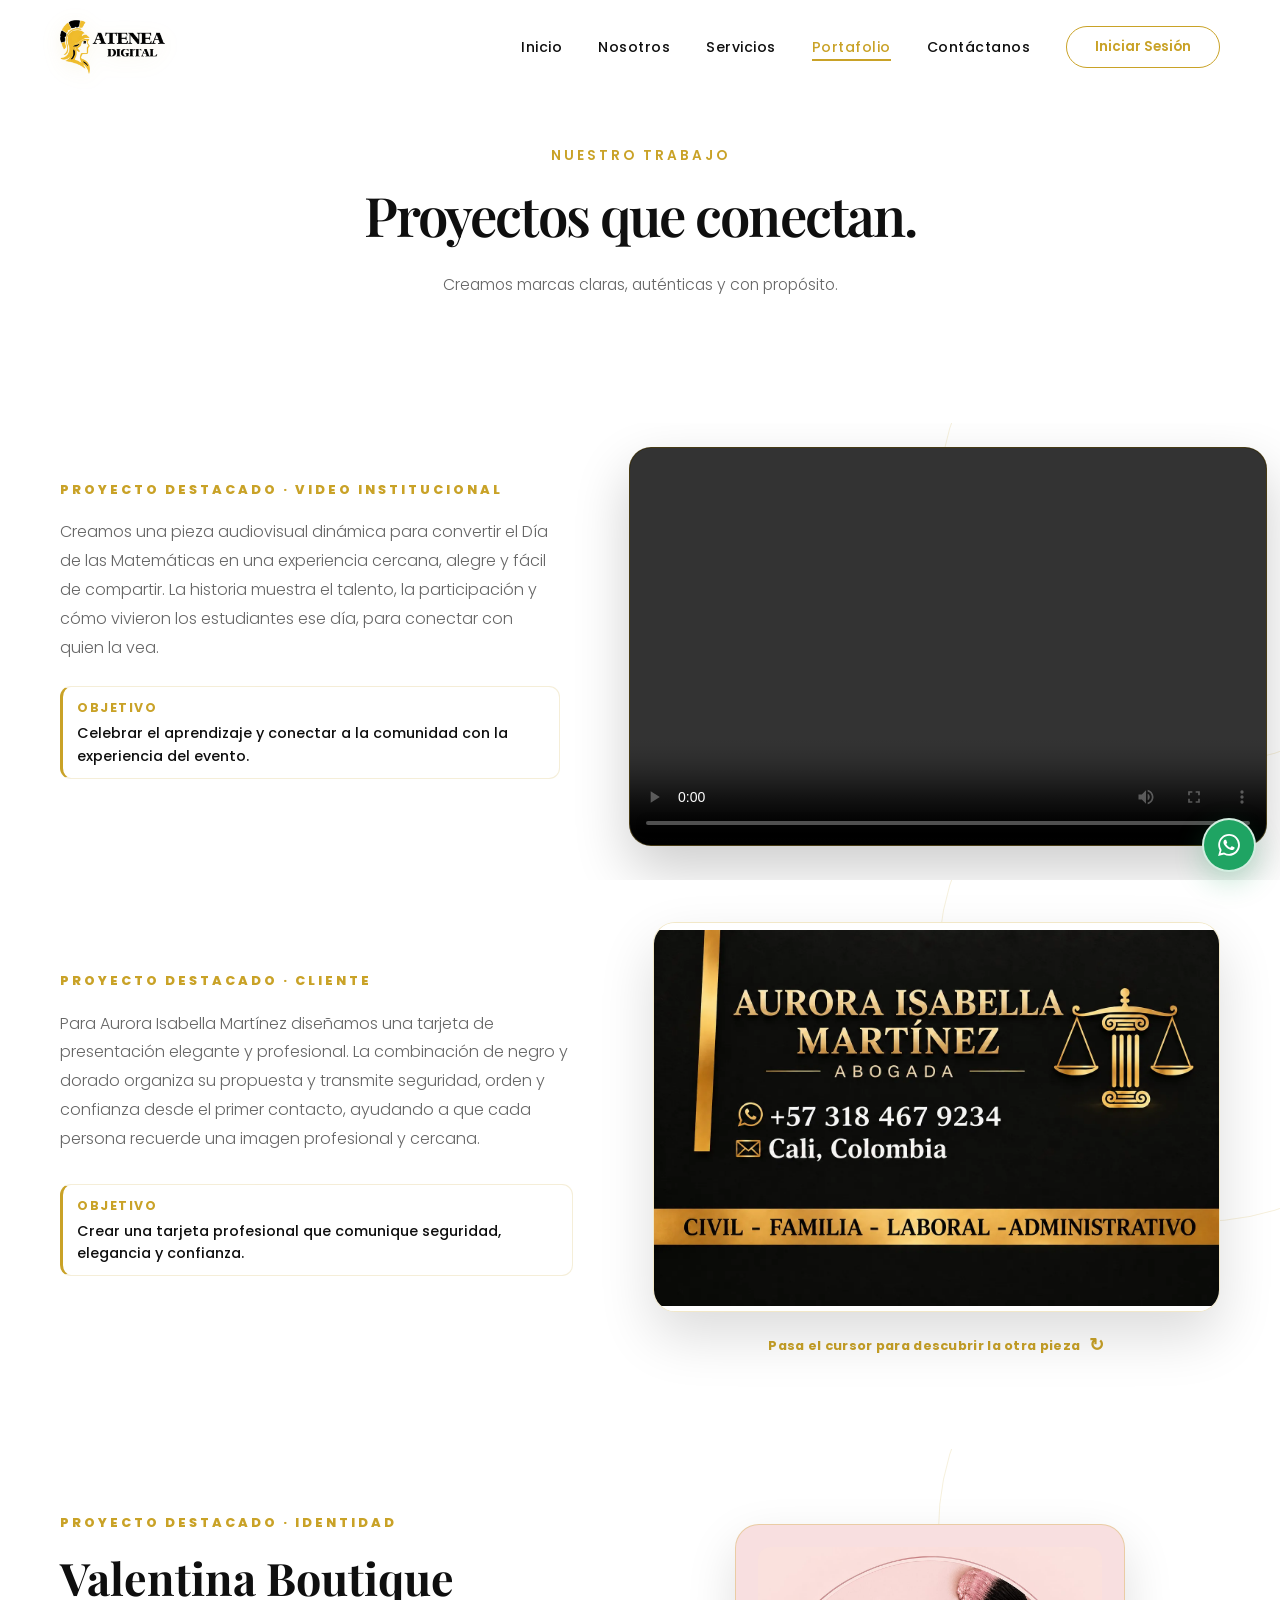
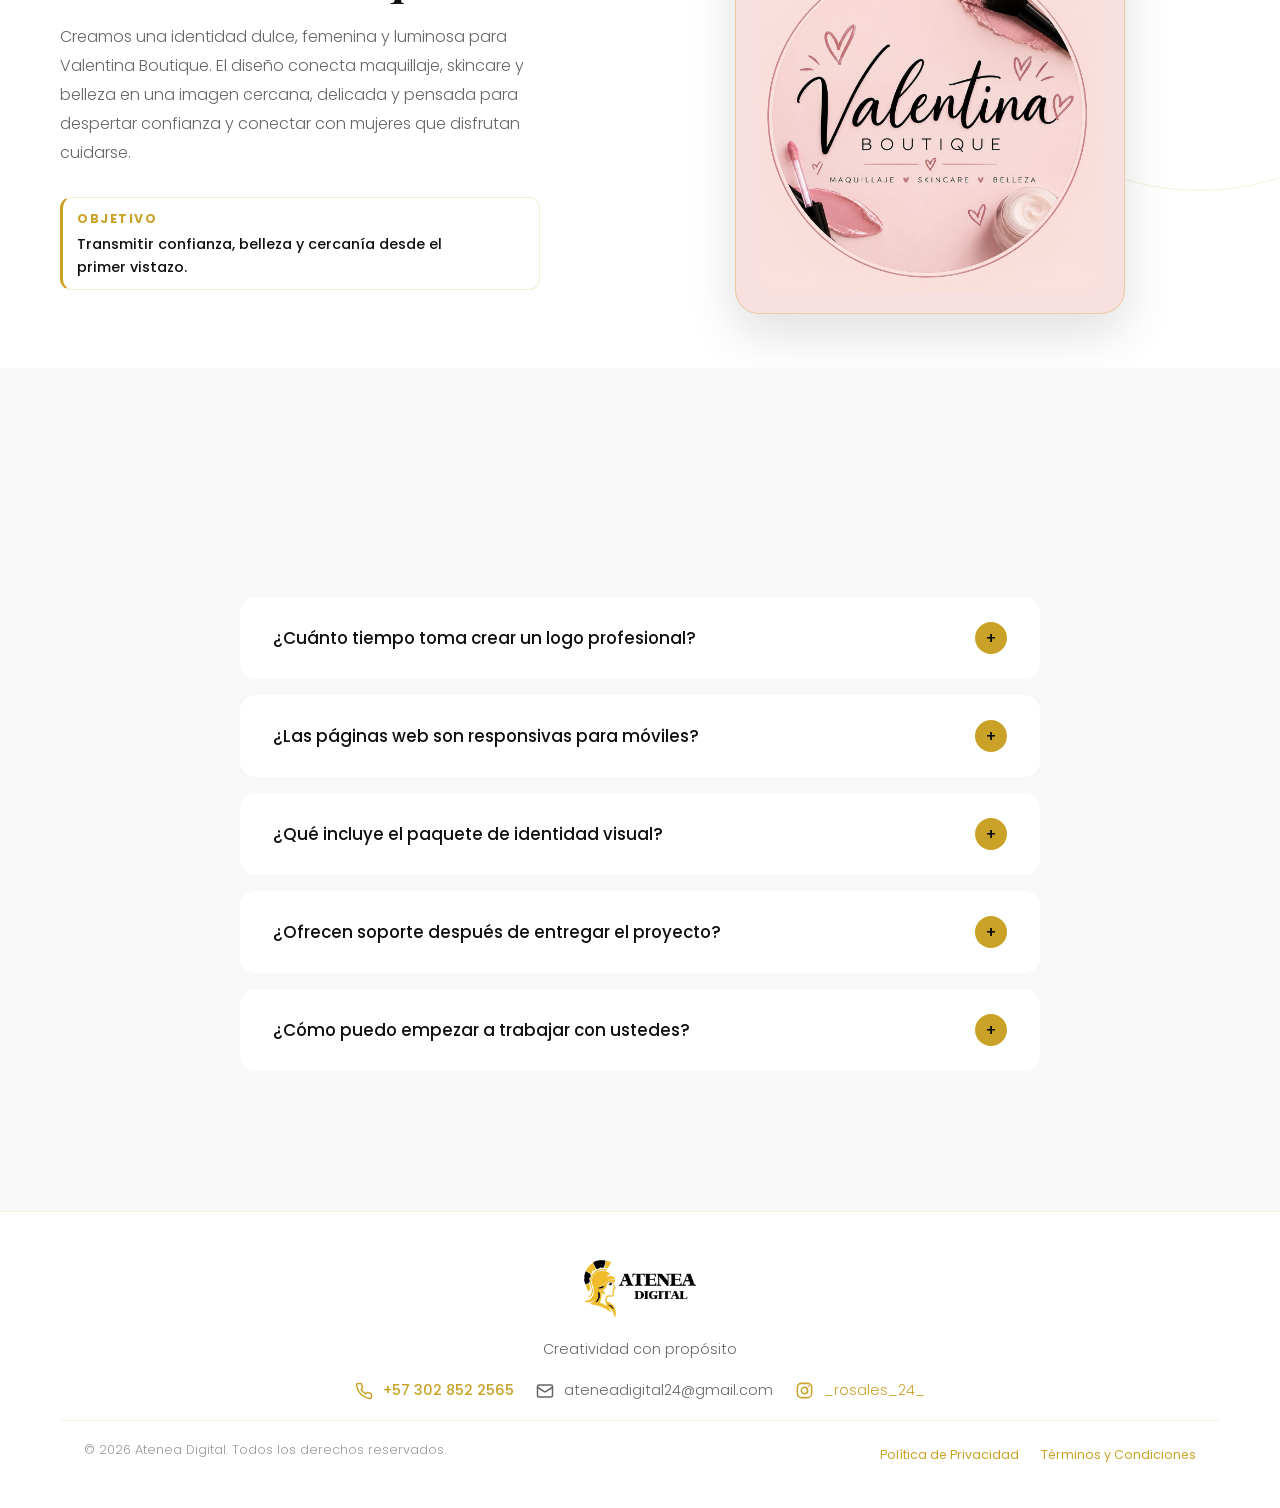
<file: portafolio.html>
<!doctype html>
<html lang="es">
  <head>
    <meta charset="UTF-8" />
    <meta name="viewport" content="width=device-width, initial-scale=1.0" />
    <title>Portafolio y Preguntas Frecuentes | Atenea Digital</title>
    <link rel="icon" type="image/png" href="assets/01-atenea-logo.png" />
    <link rel="stylesheet" href="css/style-15dd57c-r3.css" />
  </head>
  <body>
    <!-- NAVBAR -->
    <nav
      class="navbar"
      id="navbar"
      role="navigation"
      aria-label="Navegación principal"
    >
      <a
        href="index.html"
        class="logo-img-link"
        aria-label="Atenea Digital - Inicio"
      >
        <img
          src="assets/01-atenea-logo.png"
          alt="Atenea Digital"
          class="logo-img"
        />
      </a>
      <ul class="nav-links">
        <li><a href="index.html">Inicio</a></li>
        <li><a href="nosotros.html">Nosotros</a></li>
        <li><a href="servicios.html">Servicios</a></li>
        <li><a href="portafolio.html" class="active">Portafolio</a></li>
        <li><a href="contactanos.html">Contáctanos</a></li>
        <li>
          <button
            class="btn-login"
            onclick="window.location.href='login.html'"
            aria-label="Iniciar sesión"
          >
            Iniciar Sesión
          </button>
        </li>
      </ul>
      <button class="menu-toggle" id="menuToggle" aria-label="Abrir menú">
        <span></span><span></span><span></span>
      </button>
    </nav>

    <!-- MOBILE MENU -->
    <div class="mobile-menu" id="mobileMenu">
      <a href="index.html">Inicio</a>
      <a href="nosotros.html">Nosotros</a>
      <a href="servicios.html">Servicios</a>
      <a href="portafolio.html" class="active">Portafolio</a>
      <a href="contactanos.html">Contáctanos</a>
      <button
        class="btn-login"
        onclick="window.location.href='login.html'"
        aria-label="Iniciar sesión"
      >
        Iniciar Sesión
      </button>
    </div>

    <!-- PORTAFOLIO -->
    <section
      class="portafolio portfolio-page"
      id="portafolio"
      aria-label="Portafolio de Atenea Digital"
    >
      <div class="portfolio-heading fade-up">
        <p class="portafolio-label">Nuestro trabajo</p>
        <h1 class="portafolio-title portfolio-title-copy">
          Proyectos que conectan.
        </h1>
        <p class="portfolio-lead">
          Creamos marcas claras, auténticas y con propósito.
        </p>
      </div>

      <div class="portfolio-cards"></div>
    </section>

    <!-- PROYECTO AUDIOVISUAL DESTACADO -->
    <section
      class="caso-destacado proyecto-video"
      aria-label="Video realizado para la Institución Educativa Eustaquio Palacios"
    >
      <div class="caso-container">
        <div class="caso-copy fade-up">
          <p class="caso-label">Proyecto destacado · Video institucional</p>
          <p class="caso-intro">
            Creamos una pieza audiovisual dinámica para convertir el Día de las
            Matemáticas en una experiencia cercana, alegre y fácil de compartir.
            La historia muestra el talento, la participación y cómo vivieron los
            estudiantes ese día, para conectar con quien la vea.
          </p>
          <div class="caso-details">
            <div>
              <span>Objetivo</span>
              <p>
                Celebrar el aprendizaje y conectar a la comunidad con la
                experiencia del evento.
              </p>
            </div>
          </div>
        </div>
        <div class="caso-video-wrap fade-up">
          <video class="caso-video" controls preload="metadata" playsinline>
            <source src="assets/25-video-matematicas.mp4" type="video/mp4" />
            Tu navegador no admite videos HTML5.
          </video>
        </div>
      </div>
    </section>

    <!-- CLIENTE DESTACADO -->
    <section
      class="caso-destacado"
      aria-label="Proyecto destacado: tarjeta de presentación para una abogada"
    >
      <div class="caso-container">
        <div class="caso-copy fade-up">
          <p class="caso-label">Proyecto destacado · Cliente</p>
          <p class="caso-intro">
            Para Aurora Isabella Martínez diseñamos una tarjeta de presentación
            elegante y profesional. La combinación de negro y dorado organiza su
            propuesta y transmite seguridad, orden y confianza desde el primer
            contacto, ayudando a que cada persona recuerde una imagen
            profesional y cercana.
          </p>
          <div class="caso-details">
            <div>
              <span>Objetivo</span>
              <p>
                Crear una tarjeta profesional que comunique seguridad, elegancia
                y confianza.
              </p>
            </div>
          </div>
        </div>
        <div
          class="caso-flip-wrap fade-up"
          aria-label="Pieza de identidad visual del cliente. Pasa el cursor para ver el otro lado."
        >
          <div class="caso-flip-card">
            <div class="caso-flip-face caso-flip-front">
              <img
                src="assets/04-aurora-frente.webp"
                alt="Tarjeta de presentación de Aurora Isabella Martínez, abogada"
                loading="lazy"
              />
            </div>
            <div class="caso-flip-face caso-flip-back">
              <img
                src="assets/05-aurora-reverso.webp"
                alt="Segunda pieza de identidad visual de la abogada Aurora Isabella Martínez"
                loading="lazy"
              />
            </div>
          </div>
          <p class="caso-flip-hint">
            Pasa el cursor para descubrir la otra pieza
            <span aria-hidden="true">↻</span>
          </p>
        </div>
      </div>
    </section>

    <section
      class="caso-destacado caso-valentina"
      aria-label="Proyecto destacado: logo de Valentina Boutique"
    >
      <div class="caso-container">
        <div class="caso-copy fade-up">
          <p class="caso-label">Proyecto destacado · Identidad</p>
          <h2 class="caso-title">Valentina Boutique</h2>
          <p class="caso-intro">
            Creamos una identidad dulce, femenina y luminosa para Valentina
            Boutique. El diseño conecta maquillaje, skincare y belleza en una
            imagen cercana, delicada y pensada para despertar confianza y
            conectar con mujeres que disfrutan cuidarse.
          </p>
          <div class="caso-details">
            <div>
              <span>Objetivo</span>
              <p>
                Transmitir confianza, belleza y cercanía desde el primer
                vistazo.
              </p>
            </div>
          </div>
        </div>
        <div class="caso-valentina-art fade-up">
          <img
            src="assets/36-logo-valentina.jpeg"
            alt="Logo de Valentina Boutique"
            loading="lazy"
          />
        </div>
      </div>
    </section>
    <!-- FAQ -->
    <section class="faq" id="faq" aria-label="Preguntas frecuentes">
      <div class="faq-header fade-up">
        <p class="faq-label">Resolvemos tus dudas</p>
        <h2 class="faq-title">Preguntas Frecuentes</h2>
      </div>
      <div class="faq-container">
        <div class="faq-item fade-up">
          <button class="faq-question" aria-expanded="false">
            ¿Cuánto tiempo toma crear un logo profesional?
            <span class="faq-icon" aria-hidden="true">+</span>
          </button>
          <div class="faq-answer">
            <p>
              El proceso de diseño de logo toma entre 5 y 10 días hábiles,
              dependiendo de la complejidad y las revisiones solicitadas.
              Trabajamos con etapas de descubrimiento, propuestas conceptuales y
              refinamiento hasta lograr el resultado perfecto.
            </p>
          </div>
        </div>
        <div class="faq-item fade-up">
          <button class="faq-question" aria-expanded="false">
            ¿Las páginas web son responsivas para móviles?
            <span class="faq-icon" aria-hidden="true">+</span>
          </button>
          <div class="faq-answer">
            <p>
              Absolutamente. Todos nuestros diseños web son 100% responsivos, lo
              que significa que se adaptan perfectamente a cualquier
              dispositivo: computadoras, tablets y smartphones. La experiencia
              de usuario es nuestra prioridad.
            </p>
          </div>
        </div>
        <div class="faq-item fade-up">
          <button class="faq-question" aria-expanded="false">
            ¿Qué incluye el paquete de identidad visual?
            <span class="faq-icon" aria-hidden="true">+</span>
          </button>
          <div class="faq-answer">
            <p>
              Nuestro paquete de identidad visual incluye: diseño de logo
              principal y variantes, paleta de colores oficial, tipografías
              corporativas, tarjetas de presentación, papelería básica y manual
              de marca con lineamientos de uso.
            </p>
          </div>
        </div>
        <div class="faq-item fade-up">
          <button class="faq-question" aria-expanded="false">
            ¿Ofrecen soporte después de entregar el proyecto?
            <span class="faq-icon" aria-hidden="true">+</span>
          </button>
          <div class="faq-answer">
            <p>
              Sí, ofrecemos 30 días de soporte gratuito después de la entrega
              final para cualquier ajuste menor. También contamos con planes de
              mantenimiento mensual para quienes deseen actualizaciones
              continuas.
            </p>
          </div>
        </div>
        <div class="faq-item fade-up">
          <button class="faq-question" aria-expanded="false">
            ¿Cómo puedo empezar a trabajar con ustedes?
            <span class="faq-icon" aria-hidden="true">+</span>
          </button>
          <div class="faq-answer">
            <p>
              Es muy sencillo. Solo debes contactarnos por WhatsApp o correo
              electrónico, agendamos una llamada de descubrimiento gratuita
              donde conoceremos tu proyecto, y te enviamos una propuesta
              personalizada en menos de 24 horas.
            </p>
          </div>
        </div>
      </div>
    </section>

    <!-- FOOTER -->
    <footer class="footer" role="contentinfo">
      <div class="footer-content">
        <img
          src="assets/01-atenea-logo.png"
          alt="Atenea Digital"
          class="footer-logo-img"
        />
        <p class="footer-tagline">Creatividad con propósito</p>

        <div class="footer-contact">
          <div class="footer-contact-item gold">
            <svg
              viewBox="0 0 24 24"
              fill="none"
              stroke="currentColor"
              stroke-width="2"
              stroke-linecap="round"
              stroke-linejoin="round"
              aria-hidden="true"
            >
              <path
                d="M22 16.92v3a2 2 0 0 1-2.18 2 19.79 19.79 0 0 1-8.63-3.07 19.5 19.5 0 0 1-6-6 19.79 19.79 0 0 1-3.07-8.67A2 2 0 0 1 4.11 2h3a2 2 0 0 1 2 1.72 12.84 12.84 0 0 0 .7 2.81 2 2 0 0 1-.45 2.11L8.09 9.91a16 16 0 0 0 6 6l1.27-1.27a2 2 0 0 1 2.11-.45 12.84 12.84 0 0 0 2.81.7A2 2 0 0 1 22 16.92z"
              />
            </svg>
            <a
              href="https://wa.me/573028522565"
              target="_blank"
              rel="noopener noreferrer"
              >+57 302 852 2565</a
            >
          </div>
          <div class="footer-contact-item">
            <svg
              viewBox="0 0 24 24"
              fill="none"
              stroke="currentColor"
              stroke-width="2"
              stroke-linecap="round"
              stroke-linejoin="round"
              aria-hidden="true"
            >
              <rect x="2" y="4" width="20" height="16" rx="2" />
              <path d="m22 7-8.97 5.7a1.94 1.94 0 0 1-2.06 0L2 7" />
            </svg>
            <a href="mailto:ateneadigital24@gmail.com"
              >ateneadigital24@gmail.com</a
            >
          </div>
          <div class="footer-contact-item footer-instagram">
            <svg
              viewBox="0 0 24 24"
              fill="none"
              stroke="currentColor"
              stroke-width="1.9"
              stroke-linecap="round"
              stroke-linejoin="round"
              aria-hidden="true"
            >
              <rect x="3" y="3" width="18" height="18" rx="5" />
              <circle cx="12" cy="12" r="4" />
              <circle
                cx="17.5"
                cy="6.5"
                r="1"
                fill="currentColor"
                stroke="none"
              />
            </svg>
            <a
              href="https://www.instagram.com/_rosales_24_"
              target="_blank"
              rel="noopener noreferrer"
              >_rosales_24_</a
            >
          </div>
        </div>
        <div class="footer-bottom">
          <p>&copy; 2026 Atenea Digital. Todos los derechos reservados.</p>
          <div class="footer-legal" aria-label="Información legal">
            <a href="#privacyInfo" data-legal-modal="privacyInfo"
              >Política de Privacidad</a
            ><a href="#termsInfo" data-legal-modal="termsInfo"
              >Términos y Condiciones</a
            >
          </div>
        </div>
      </div>
    </footer>

    <div
      class="legal-modal"
      id="privacyInfo"
      role="dialog"
      aria-modal="true"
      aria-labelledby="privacyInfoTitle"
      aria-hidden="true"
    >
      <div class="legal-modal-card">
        <button
          class="legal-modal-close"
          type="button"
          data-close-legal
          aria-label="Cerrar Política de Privacidad"
        >
          &times;</button
        ><span class="eyebrow">Atenea Digital</span>
        <h2 id="privacyInfoTitle">Política de Privacidad</h2>
        <p>
          Respetamos tu privacidad y usamos la información que compartes
          únicamente para gestionar tu cuenta, responder tus mensajes y mejorar
          nuestra atención.
        </p>
        <p>
          No vendemos tus datos personales a terceros. Puedes solicitar la
          actualización o eliminación de tu información comunicándote con Atenea
          Digital.
        </p>
      </div>
    </div>
    <div
      class="legal-modal"
      id="termsInfo"
      role="dialog"
      aria-modal="true"
      aria-labelledby="termsInfoTitle"
      aria-hidden="true"
    >
      <div class="legal-modal-card">
        <button
          class="legal-modal-close"
          type="button"
          data-close-legal
          aria-label="Cerrar Términos y Condiciones"
        >
          &times;</button
        ><span class="eyebrow">Atenea Digital</span>
        <h2 id="termsInfoTitle">Términos y Condiciones</h2>
        <p>Navega de forma responsable y respetuosa. No afectes el funcionamiento ni la&nbsp;seguridad de este sitio.</p>
        <p>
          Los contenidos, imágenes y servicios pertenecen a Atenea Digital o se
          usan con autorización. Las propuestas y alcances de cada proyecto se
          confirman directamente con nuestro equipo.
        </p>
      </div>
    </div>
    <script src="js/main.js"></script>
    <a
      class="floating-whatsapp"
      href="https://wa.me/573028522565?text=Hola%20Atenea%20Digital%2C%20quiero%20hablar%20sobre%20mi%20proyecto"
      target="_blank"
      rel="noopener noreferrer"
      aria-label="Escribir por WhatsApp"
      ><svg viewBox="0 0 24 24" aria-hidden="true">
        <path
          d="M20.5 3.5A11.8 11.8 0 0 0 12.08 0C5.55 0 .24 5.3.24 11.84c0 2.09.55 4.13 1.6 5.92L.14 24l6.39-1.67a11.82 11.82 0 0 0 5.55 1.41h.01c6.53 0 11.84-5.31 11.84-11.84 0-3.17-1.23-6.14-3.43-8.4ZM12.09 21.7h-.01a9.83 9.83 0 0 1-5.01-1.37l-.36-.21-3.79.99 1.01-3.69-.23-.38a9.84 9.84 0 0 1-1.51-5.2C2.19 6.4 6.63 1.96 12.08 1.96c2.64 0 5.12 1.03 6.98 2.89a9.82 9.82 0 0 1 2.88 6.99c0 5.45-4.43 9.86-9.85 9.86Zm5.41-7.39c-.3-.15-1.77-.87-2.04-.97-.27-.1-.47-.15-.67.15-.2.3-.77.97-.95 1.17-.17.2-.35.22-.65.07-.3-.15-1.27-.47-2.42-1.5-.89-.79-1.49-1.77-1.67-2.07-.17-.3-.02-.46.13-.61.13-.13.3-.35.45-.52.15-.17.2-.3.3-.5.1-.2.05-.37-.02-.52-.07-.15-.67-1.62-.92-2.22-.24-.58-.49-.5-.67-.51h-.57c-.2 0-.52.07-.8.37-.27.3-1.04 1.02-1.04 2.49s1.07 2.89 1.22 3.09c.15.2 2.1 3.2 5.08 4.49.71.31 1.26.49 1.69.63.71.23 1.35.2 1.86.12.57-.08 1.77-.72 2.02-1.42.25-.7.25-1.3.17-1.42-.07-.12-.27-.2-.57-.35Z"
        /></svg
    ></a>
  </body>
</html>
</file>
<file: css/style-15dd57c-r3.css>
/* ==========================================================================
   ATENEA DIGITAL - ARCHIVO DE ESTILOS GLOBAL (css/style.css)
   ========================================================================== */

@import url("https://fonts.googleapis.com/css2?family=Poppins:wght@300;400;500;600;700;800&family=Playfair+Display:wght@400;600;700&display=swap");

:root {
  --white: #ffffff;
  --black: #0f0f0f;
  --gold: #c9a227;
  --gold-soft: #e7d08a;
  --gray-light: #f8f8f8;
  --gray-text: #666666;
  --transition-smooth: all 0.4s cubic-bezier(0.25, 0.46, 0.45, 0.94);
}

* {
  margin: 0;
  padding: 0;
  box-sizing: border-box;
}
html {
  scroll-behavior: smooth;
  font-size: 16px;
}
body {
  font-family: "Poppins", sans-serif;
  background: var(--white);
  color: var(--black);
  overflow-x: hidden;
  line-height: 1.6;
  -webkit-font-smoothing: antialiased;
  -moz-osx-font-smoothing: grayscale;
}

/* ==========================================================================
   COMPONENTES GLOBALES (HEADER, NAVBAR, FOOTER, BOTONES Y BANNER)
   ========================================================================== */

/* ===== NAVBAR ===== */
.navbar {
  position: fixed;
  top: 0;
  left: 0;
  right: 0;
  z-index: 1000;
  padding: 20px 60px;
  display: flex;
  justify-content: space-between;
  align-items: center;
  background: rgba(255, 255, 255, 0.92);
  backdrop-filter: blur(20px);
  -webkit-backdrop-filter: blur(20px);
  transition: var(--transition-smooth);
}
.navbar.scrolled {
  padding: 14px 60px;
  box-shadow: 0 2px 30px rgba(0, 0, 0, 0.06);
}
.logo-img-link {
  display: flex;
  align-items: center;
  text-decoration: none;
}
.logo-img {
  height: 36px;
  width: auto;
  object-fit: contain;
  transition: transform 0.3s ease;
}
.logo-img:hover {
  transform: scale(1.05);
}

.nav-links {
  display: flex;
  gap: 36px;
  list-style: none;
  align-items: center;
}
.nav-links a {
  text-decoration: none;
  color: var(--black);
  font-size: 0.88rem;
  font-weight: 500;
  letter-spacing: 0.5px;
  position: relative;
  transition: color 0.3s ease;
}
.nav-links a::after {
  content: "";
  position: absolute;
  bottom: -4px;
  left: 0;
  width: 0;
  height: 2px;
  background: var(--gold);
  transition: width 0.3s ease;
}
.nav-links a:hover::after,
.nav-links a.active::after {
  width: 100%;
}
.nav-links a:hover,
.nav-links a.active {
  color: var(--gold);
}

.btn-login {
  background: transparent;
  border: 1.5px solid var(--gold);
  color: var(--gold);
  padding: 10px 28px;
  border-radius: 50px;
  font-family: "Poppins", sans-serif;
  font-weight: 600;
  font-size: 0.85rem;
  cursor: pointer;
  transition: var(--transition-smooth);
}
.btn-login {
  white-space: nowrap;
}
.btn-login:hover {
  background: var(--gold);
  color: var(--black);
  box-shadow: 0 4px 20px rgba(201, 162, 39, 0.3);
}

.menu-toggle {
  display: none;
  flex-direction: column;
  gap: 5px;
  background: none;
  border: none;
  cursor: pointer;
  padding: 8px;
}
.menu-toggle span {
  display: block;
  width: 24px;
  height: 2px;
  background: var(--black);
  transition: var(--transition-smooth);
}
.mobile-menu {
  display: none;
  position: fixed;
  top: 0;
  right: -100%;
  width: 80%;
  max-width: 320px;
  height: 100vh;
  background: var(--white);
  z-index: 999;
  flex-direction: column;
  padding: 100px 40px 40px;
  gap: 24px;
  box-shadow: -10px 0 40px rgba(0, 0, 0, 0.1);
  transition: right 0.4s ease;
}
.mobile-menu.active {
  display: flex;
  right: 0;
}
.mobile-menu a {
  text-decoration: none;
  color: var(--black);
  font-size: 1.1rem;
  font-weight: 500;
  transition: color 0.3s;
}
.mobile-menu a:hover,
.mobile-menu a.active {
  color: var(--gold);
}
.mobile-menu .btn-login {
  align-self: flex-start;
}

/* ===== BOTÓN GENERAL ===== */
.btn-gold {
  display: inline-flex;
  align-items: center;
  justify-content: center;
  gap: 12px;
  background: var(--gold);
  color: var(--black);
  padding: 18px 44px;
  border-radius: 50px;
  text-decoration: none;
  font-weight: 600;
  font-size: 1rem;
  letter-spacing: 0.5px;
  border: none;
  cursor: pointer;
  transition: var(--transition-smooth);
  box-shadow: 0 8px 30px rgba(201, 162, 39, 0.25);
  font-family: "Poppins", sans-serif;
}
.btn-gold:hover {
  transform: translateY(-3px);
  box-shadow: 0 15px 40px rgba(201, 162, 39, 0.35);
  background: #b8941f;
}

/* ===== FOOTER ===== */
.footer {
  background: var(--white);
  padding: 80px 60px 40px;
  border-top: 1px solid rgba(201, 162, 39, 0.15);
}
.footer-content {
  max-width: 1200px;
  margin: 0 auto;
  text-align: center;
}
.footer-logo-img {
  height: 38px;
  width: auto;
  margin-bottom: 12px;
}
.footer-tagline {
  color: var(--gray-text);
  font-size: 0.9rem;
  margin-bottom: 48px;
  font-weight: 300;
}
.footer-links-wrapper {
  background: var(--white);
  border-radius: 20px;
  padding: 24px 40px;
  margin: 0 auto 48px;
  max-width: 900px;
  box-shadow: 0 4px 20px rgba(0, 0, 0, 0.04);
}
.footer-links-wrapper .footer-links {
  margin-bottom: 0;
}
.footer-links {
  display: flex;
  justify-content: center;
  gap: 48px;
  margin-bottom: 48px;
  flex-wrap: wrap;
}
.footer-links a {
  color: var(--black);
  text-decoration: none;
  font-size: 0.9rem;
  transition: color 0.3s;
  font-weight: 500;
}
.footer-links a:hover {
  color: var(--gold);
}
.footer-contact {
  display: flex;
  justify-content: center;
  gap: 40px;
  margin-bottom: 48px;
  flex-wrap: wrap;
}
.footer-contact-item {
  display: flex;
  align-items: center;
  gap: 10px;
  color: var(--gray-text);
  font-size: 0.9rem;
  font-weight: 300;
}
.footer-contact-item.gold {
  color: var(--gold);
  font-weight: 500;
}
.footer-contact-item a {
  color: inherit;
  text-decoration: none;
  transition: color 0.3s;
}
.footer-contact-item a:hover {
  color: var(--gold);
}
.footer-contact-item svg {
  width: 18px;
  height: 18px;
}
.footer-bottom {
  border-top: 1px solid rgba(201, 162, 39, 0.15);
  padding-top: 32px;
  display: flex;
  justify-content: space-between;
  align-items: center;
  flex-wrap: wrap;
  gap: 16px;
}
.footer-bottom p {
  color: #999999;
  font-size: 0.8rem;
  font-weight: 300;
}
.footer-legal {
  display: flex;
  gap: 24px;
}
.footer-legal a {
  color: #999999;
  text-decoration: none;
  font-size: 0.8rem;
  transition: color 0.3s;
}
.footer-legal a:hover {
  color: var(--gold);
}

/* ===== PRIVACY NOTICE Y BACK TO TOP ===== */
.privacy-banner {
  position: fixed;
  bottom: 0;
  left: 0;
  right: 0;
  background: var(--black);
  padding: 20px 60px;
  display: flex;
  justify-content: space-between;
  align-items: center;
  z-index: 9999;
  border-top: 1px solid rgba(201, 162, 39, 0.15);
  transform: translateY(100%);
  transition: transform 0.5s ease;
}
.privacy-banner.show {
  transform: translateY(0);
}
.privacy-banner p {
  color: #ffffff;
  font-size: 0.85rem;
  font-weight: 400;
}
.privacy-banner a {
  color: var(--gold);
  text-decoration: none;
}
.privacy-btn {
  background: var(--gold);
  color: var(--black);
  border: none;
  padding: 10px 28px;
  border-radius: 50px;
  font-family: "Poppins", sans-serif;
  font-weight: 600;
  font-size: 0.85rem;
  cursor: pointer;
  transition: background 0.3s;
}
.privacy-btn:hover {
  background: #b8941f;
}

.back-to-top {
  position: fixed;
  bottom: 30px;
  right: 30px;
  width: 50px;
  height: 50px;
  border-radius: 50%;
  background: var(--gold);
  color: var(--black);
  border: none;
  cursor: pointer;
  display: flex;
  align-items: center;
  justify-content: center;
  opacity: 0;
  visibility: hidden;
  transition: var(--transition-smooth);
  z-index: 999;
  box-shadow: 0 4px 20px rgba(201, 162, 39, 0.3);
}
.back-to-top.visible {
  opacity: 1;
  visibility: visible;
}
.back-to-top:hover {
  transform: translateY(-4px);
  background: #b8941f;
}

/* ==========================================================================
   INDEX.HTML - ESTILOS HERO Y CTA
   ========================================================================== */
.hero {
  min-height: 100vh;
  display: flex;
  align-items: center;
  justify-content: center;
  padding: 120px 60px 80px;
  background: var(--white);
  position: relative;
  overflow: hidden;
}
.hero::before {
  content: "";
  position: absolute;
  top: -200px;
  right: -200px;
  width: 600px;
  height: 600px;
  border: 1px solid rgba(201, 162, 39, 0.08);
  border-radius: 50%;
  pointer-events: none;
}
.hero::after {
  content: "";
  position: absolute;
  bottom: -100px;
  left: -100px;
  width: 400px;
  height: 400px;
  border: 1px solid rgba(201, 162, 39, 0.06);
  border-radius: 50%;
  pointer-events: none;
}
.hero-container {
  max-width: 1500px;
  width: 100%;
  display: grid;
  grid-template-columns: minmax(600px, 1.2fr) minmax(360px, 0.8fr);
  gap: 60px;
  align-items: center;
  position: relative;
  z-index: 1;
}
.hero-left {
  position: relative;
  z-index: 2;
  order: 2;
}
.hero-logo-card {
  width: calc(100% - 76px);
  margin: 0 auto 26px;
  text-align: center;
  position: relative;
}
.hero-logo-frame {
  width: 100%;
  aspect-ratio: 4 / 3;
  padding: 0;
  border: 1px solid rgba(201, 162, 39, 0.25);
  border-radius: 28px;
  background: var(--white);
  box-shadow:
    0 24px 60px rgba(15, 15, 15, 0.12),
    0 0 0 8px rgba(201, 162, 39, 0.05);
  position: relative;
  overflow: hidden;
  transition:
    transform 0.5s ease,
    box-shadow 0.5s ease;
}
.hero-logo-frame::before {
  content: "";
  position: absolute;
  inset: 12px;
  border: 1px solid rgba(201, 162, 39, 0.3);
  border-radius: 20px;
  pointer-events: none;
  z-index: 1;
}
.hero-logo-frame:hover {
  transform: translateY(-6px);
  box-shadow:
    0 34px 70px rgba(15, 15, 15, 0.16),
    0 0 0 8px rgba(201, 162, 39, 0.08);
}
.hero-logo-video {
  width: 100%;
  height: 100%;
  display: block;
  object-fit: contain;
  transform: scale(1.36);
  border-radius: 18px;
  background: var(--white);
}
.hero-logo-tagline {
  margin: 0 0 20px;
  color: var(--black);
  font-family: "Playfair Display", serif;
  font-size: clamp(1.45rem, 2.7vw, 2rem);
  line-height: 1.25;
  letter-spacing: 0.3px;
}
.hero-subtitle {
  font-size: 1.3rem;
  color: var(--gold);
  font-weight: 500;
  margin: 24px 0 20px;
  letter-spacing: 1px;
}
.hero-line {
  width: 60px;
  height: 3px;
  background: var(--gold);
  margin-bottom: 24px;
}
.hero-text {
  font-size: 1.05rem;
  color: var(--gray-text);
  line-height: 1.8;
  max-width: 480px;
  margin-bottom: 40px;
  font-weight: 300;
}
.hero-right {
  position: relative;
  display: flex;
  justify-content: center;
  align-items: center;
  order: 1;
}

.mockup-screen {
  width: 520px;
  height: 340px;
  background: linear-gradient(145deg, #1a1a1a 0%, #0f0f0f 100%);
  border-radius: 16px;
  position: relative;
  box-shadow:
    0 40px 80px rgba(0, 0, 0, 0.15),
    0 0 0 1px rgba(201, 162, 39, 0.1);
  overflow: hidden;
  transform: perspective(1000px) rotateY(-8deg) rotateX(4deg);
  transition: transform 0.6s ease;
}
.mockup-screen:hover {
  transform: perspective(1000px) rotateY(-4deg) rotateX(2deg);
}
.mockup-header {
  height: 36px;
  background: rgba(255, 255, 255, 0.03);
  display: flex;
  align-items: center;
  padding: 0 16px;
  gap: 6px;
}
.mockup-dot {
  width: 10px;
  height: 10px;
  border-radius: 50%;
}
.mockup-dot.r {
  background: #ff5f57;
}
.mockup-dot.y {
  background: #febc2e;
}
.mockup-dot.g {
  background: #28c840;
}
.mockup-content {
  padding: 30px 40px;
  display: flex;
  flex-direction: column;
  align-items: center;
  justify-content: center;
  height: calc(100% - 36px);
}
.mockup-logo {
  font-family: "Playfair Display", serif;
  font-size: 2rem;
  color: var(--gold);
  margin-bottom: 12px;
}
.mockup-tagline {
  color: var(--gray-text);
  font-size: 0.85rem;
  letter-spacing: 3px;
  text-transform: uppercase;
}
.mockup-line {
  width: 40px;
  height: 2px;
  background: var(--gold);
  margin: 16px 0;
}
.mockup-float {
  position: absolute;
  width: 160px;
  height: 100px;
  background: var(--white);
  border-radius: 12px;
  box-shadow: 0 20px 50px rgba(0, 0, 0, 0.1);
  display: flex;
  align-items: center;
  justify-content: center;
  font-size: 0.75rem;
  color: var(--gold);
  font-weight: 600;
  z-index: 3;
}
.mockup-float.one {
  top: -38px;
  right: -34px;
  animation: float 4s ease-in-out infinite;
}
.mockup-float.two {
  bottom: -28px;
  left: -42px;
  animation: float 4s ease-in-out infinite 1s;
}
@keyframes float {
  0%,
  100% {
    transform: translateY(0);
  }
  50% {
    transform: translateY(-12px);
  }
}

.cta {
  padding: 140px 60px;
  background: var(--white);
  text-align: center;
  position: relative;
  overflow: hidden;
}
.cta::before {
  content: "";
  position: absolute;
  top: 50%;
  left: 50%;
  transform: translate(-50%, -50%);
  width: 600px;
  height: 600px;
  border: 1px solid rgba(201, 162, 39, 0.08);
  border-radius: 50%;
  pointer-events: none;
}
.cta::after {
  content: "";
  position: absolute;
  top: 50%;
  left: 50%;
  transform: translate(-50%, -50%);
  width: 400px;
  height: 400px;
  border: 1px solid rgba(201, 162, 39, 0.05);
  border-radius: 50%;
  pointer-events: none;
}
.cta-content {
  position: relative;
  z-index: 2;
}
.cta-label {
  color: var(--gold);
  font-size: 0.85rem;
  font-weight: 600;
  letter-spacing: 3px;
  text-transform: uppercase;
  margin-bottom: 24px;
  display: block;
}
.cta-title {
  font-family: "Playfair Display", serif;
  font-size: 3.2rem;
  font-weight: 600;
  color: var(--black);
  margin-bottom: 40px;
  line-height: 1.2;
}
.cta .btn-gold {
  font-size: 1.1rem;
  padding: 20px 52px;
}

/* ==========================================================================
   NOSOTROS.HTML - ESTILOS SECCIÓN IMPACTO
   ========================================================================== */
.impacto {
  padding: 160px 60px 140px;
  background: var(--white);
  position: relative;
}
.impacto-container {
  max-width: 1200px;
  margin: 0 auto;
  display: flex;
  gap: 60px;
  align-items: flex-start;
}
.impacto-line {
  width: 3px;
  min-height: 200px;
  background: linear-gradient(180deg, var(--gold) 0%, var(--gold-soft) 100%);
  border-radius: 3px;
  flex-shrink: 0;
  margin-top: 10px;
}
.impacto-content {
  flex: 1;
}
.impacto-kicker {
  color: var(--gold);
  font-size: 0.85rem;
  font-weight: 600;
  letter-spacing: 3px;
  text-transform: uppercase;
  margin-bottom: 18px;
}
.impacto-title {
  font-family: "Playfair Display", serif;
  font-size: 3.2rem;
  font-weight: 600;
  color: var(--black);
  line-height: 1.2;
  margin-bottom: 22px;
  max-width: 800px;
}
.impacto-intro {
  max-width: 720px;
  color: var(--gray-text);
  font-size: 1rem;
  line-height: 1.8;
  font-weight: 300;
  margin-bottom: 34px;
}
.impacto-route {
  display: flex;
  gap: 26px;
  flex-wrap: wrap;
  margin-bottom: 58px;
  color: var(--gray-text);
  font-size: 0.82rem;
}
.impacto-route span {
  display: inline-flex;
  align-items: center;
  gap: 8px;
}
.impacto-route b {
  color: var(--gold);
  font-size: 0.75rem;
  letter-spacing: 1px;
}
.nosotros-cta {
  display: flex;
  align-items: center;
  justify-content: space-between;
  gap: 24px;
  margin-top: 62px;
  padding-top: 30px;
  border-top: 1px solid rgba(201, 162, 39, 0.18);
}
.nosotros-cta p {
  color: var(--black);
  font-family: "Playfair Display", serif;
  font-size: 1.35rem;
}
.nosotros-cta .btn-gold {
  padding: 14px 26px;
  font-size: 0.9rem;
}
.impacto-blocks {
  display: grid;
  grid-template-columns: repeat(3, 1fr);
  gap: 40px;
}
.impacto-block {
  display: flex;
  align-items: flex-start;
  gap: 20px;
  padding: 30px;
  border-radius: 16px;
  transition: var(--transition-smooth);
}
.impacto-block:hover {
  background: var(--gray-light);
  transform: translateY(-4px);
}
.impacto-icon {
  width: 56px;
  height: 56px;
  border-radius: 14px;
  background: linear-gradient(135deg, var(--gold) 0%, var(--gold-soft) 100%);
  display: flex;
  align-items: center;
  justify-content: center;
  flex-shrink: 0;
  color: var(--black);
  font-size: 1.4rem;
}
.impacto-block h3 {
  font-size: 1.15rem;
  font-weight: 600;
  color: var(--black);
  margin-bottom: 8px;
}
.impacto-block p {
  font-size: 0.9rem;
  color: var(--gray-text);
  line-height: 1.6;
  font-weight: 300;
}

/* ==========================================================================
   SERVICIOS.HTML - ESTILOS SERVICIOS Y TESTIMONIOS
   ========================================================================== */
.servicios {
  padding: 160px 60px 140px;
  background: var(--gray-light);
}
.servicios-header {
  text-align: center;
  margin-bottom: 80px;
}
.servicios-label {
  color: var(--gold);
  font-size: 0.85rem;
  font-weight: 600;
  letter-spacing: 3px;
  text-transform: uppercase;
  margin-bottom: 16px;
}
.servicios-title {
  font-family: "Playfair Display", serif;
  font-size: 2.8rem;
  font-weight: 600;
  color: var(--black);
}
.servicios-grid {
  max-width: 1000px;
  margin: 0 auto;
  display: flex;
  flex-direction: column;
  gap: 40px;
}
.servicio-card {
  display: grid;
  grid-template-columns: auto 1fr;
  gap: 40px;
  background: var(--white);
  border: 1px solid rgba(201, 162, 39, 0.2);
  border-radius: 24px;
  padding: 50px 60px;
  align-items: center;
  transition: var(--transition-smooth);
  position: relative;
  overflow: hidden;
}
.servicio-card::before {
  content: "";
  position: absolute;
  top: 0;
  left: 0;
  width: 4px;
  height: 100%;
  background: linear-gradient(180deg, var(--gold), var(--gold-soft));
  opacity: 0;
  transition: opacity 0.4s ease;
}
.servicio-card:hover::before {
  opacity: 1;
}
.servicio-card:hover {
  box-shadow: 0 30px 60px rgba(0, 0, 0, 0.08);
  transform: translateY(-6px);
  border-color: rgba(201, 162, 39, 0.4);
}
.servicio-icon-wrap {
  width: 100px;
  height: 100px;
  border-radius: 24px;
  background: linear-gradient(
    135deg,
    rgba(201, 162, 39, 0.1) 0%,
    rgba(231, 208, 138, 0.1) 100%
  );
  display: flex;
  align-items: center;
  justify-content: center;
  font-size: 2.5rem;
  flex-shrink: 0;
}
.servicio-content h3 {
  font-size: 1.6rem;
  font-weight: 600;
  color: var(--black);
  margin-bottom: 16px;
}
.servicio-content ul {
  list-style: none;
  display: flex;
  flex-direction: column;
  gap: 10px;
}
.servicio-content li {
  display: flex;
  align-items: center;
  gap: 12px;
  font-size: 0.95rem;
  color: var(--gray-text);
  font-weight: 300;
}
.servicio-content li::before {
  content: "";
  width: 6px;
  height: 6px;
  border-radius: 50%;
  background: var(--gold);
  flex-shrink: 0;
}

.testimonios {
  padding: 140px 60px;
  background: var(--white);
}
.testimonios-header {
  text-align: center;
  margin-bottom: 80px;
}
.testimonios-label {
  color: var(--gold);
  font-size: 0.85rem;
  font-weight: 600;
  letter-spacing: 3px;
  text-transform: uppercase;
  margin-bottom: 16px;
}
.testimonios-title {
  font-family: "Playfair Display", serif;
  font-size: 2.8rem;
  font-weight: 600;
  color: var(--black);
}
.testimonios-grid {
  max-width: 1200px;
  margin: 0 auto;
  display: grid;
  grid-template-columns: repeat(3, 1fr);
  gap: 32px;
}
.testi-card {
  background: var(--gray-light);
  border-radius: 24px;
  padding: 40px;
  position: relative;
  transition: var(--transition-smooth);
  border: 1px solid transparent;
}
.testi-card:hover {
  transform: translateY(-8px);
  box-shadow: 0 30px 60px rgba(0, 0, 0, 0.06);
  border-color: rgba(201, 162, 39, 0.15);
}
.testi-quote {
  font-size: 3rem;
  color: var(--gold-soft);
  line-height: 1;
  margin-bottom: 16px;
  font-family: "Playfair Display", serif;
}
.testi-text {
  font-size: 0.95rem;
  color: var(--gray-text);
  line-height: 1.8;
  margin-bottom: 28px;
  font-weight: 300;
}
.testi-author {
  display: flex;
  align-items: center;
  gap: 16px;
}
.testi-avatar-img {
  width: 50px;
  height: 50px;
  border-radius: 50%;
  object-fit: cover;
  border: 2px solid var(--gold);
  box-shadow: 0 4px 12px rgba(201, 162, 39, 0.2);
}
.testi-info h4 {
  font-size: 1rem;
  font-weight: 600;
  color: var(--black);
}
.testi-info span {
  font-size: 0.8rem;
  color: var(--gold);
  font-weight: 500;
}

/* ==========================================================================
   PORTAFOLIO.HTML - ESTILOS PORTAFOLIO Y FAQ
   ========================================================================== */
.portafolio {
  padding: 160px 60px 140px;
  background: var(--white);
}
.portafolio-header {
  text-align: center;
  margin-bottom: 48px;
}
.portafolio-label {
  color: var(--gold);
  font-size: 0.85rem;
  font-weight: 600;
  letter-spacing: 3px;
  text-transform: uppercase;
  margin-bottom: 16px;
}
.portafolio-title {
  font-family: "Playfair Display", serif;
  font-size: 2.8rem;
  font-weight: 600;
  color: var(--black);
}
.masonry {
  max-width: 1120px;
  margin: 0 auto;
  display: grid;
  grid-template-columns: repeat(2, minmax(0, 1fr));
  gap: 18px;
}
.masonry-item {
  break-inside: avoid;
  margin-bottom: 0;
  position: relative;
  border-radius: 20px;
  overflow: hidden;
  cursor: pointer;
  background: var(--black);
}
.masonry-item img {
  width: 100%;
  display: block;
  transition: transform 0.6s ease;
}
.masonry-item:hover img {
  transform: scale(1.08);
}
.masonry-overlay {
  position: absolute;
  inset: 0;
  background: rgba(15, 15, 15, 0.75);
  display: flex;
  flex-direction: column;
  align-items: center;
  justify-content: center;
  opacity: 0;
  transition: opacity 0.4s ease;
}
.masonry-item:hover .masonry-overlay {
  opacity: 1;
}
.masonry-overlay h4 {
  color: var(--gold);
  font-size: 1.3rem;
  font-weight: 600;
  margin-bottom: 8px;
}
.masonry-overlay span {
  color: rgba(255, 255, 255, 0.6);
  font-size: 0.85rem;
}
.item-tall {
  aspect-ratio: 3/4;
}
.item-wide {
  aspect-ratio: 16/9;
}
.item-square {
  aspect-ratio: 1/1;
}

.faq {
  padding: 140px 60px;
  background: var(--gray-light);
}
.faq-header {
  text-align: center;
  margin-bottom: 80px;
}
.faq-label {
  color: var(--gold);
  font-size: 0.85rem;
  font-weight: 600;
  letter-spacing: 3px;
  text-transform: uppercase;
  margin-bottom: 16px;
}
.faq-title {
  font-family: "Playfair Display", serif;
  font-size: 2.8rem;
  font-weight: 600;
  color: var(--black);
}
.faq-container {
  max-width: 800px;
  margin: 0 auto;
  display: flex;
  flex-direction: column;
  gap: 16px;
}
.faq-item {
  background: var(--white);
  border-radius: 16px;
  overflow: hidden;
  transition: var(--transition-smooth);
  border: 1px solid transparent;
}
.faq-item.active {
  border-color: rgba(201, 162, 39, 0.2);
  box-shadow: 0 10px 40px rgba(0, 0, 0, 0.04);
}
.faq-question {
  width: 100%;
  padding: 24px 32px;
  display: flex;
  justify-content: space-between;
  align-items: center;
  background: none;
  border: none;
  cursor: pointer;
  font-family: "Poppins", sans-serif;
  font-size: 1.05rem;
  font-weight: 500;
  color: var(--black);
  text-align: left;
}
.faq-icon {
  width: 32px;
  height: 32px;
  border-radius: 50%;
  background: var(--gold);
  color: var(--black);
  display: flex;
  align-items: center;
  justify-content: center;
  font-size: 1rem;
  transition: transform 0.3s ease;
  flex-shrink: 0;
  margin-left: 16px;
}
.faq-item.active .faq-icon {
  transform: rotate(45deg);
}
.faq-answer {
  max-height: 0;
  overflow: hidden;
  transition:
    max-height 0.4s ease,
    padding 0.4s ease;
}
.faq-item.active .faq-answer {
  max-height: 300px;
  padding: 0 32px 24px;
}
.faq-answer p {
  color: var(--gray-text);
  line-height: 1.7;
  font-size: 0.95rem;
  font-weight: 300;
}

/* ==========================================================================
   CONTACTO.HTML - ESTILOS FORMULARIO Y DATOS
   ========================================================================== */
.contacto {
  padding: 160px 60px 140px;
  background: var(--gray-light);
}
.contacto-header {
  text-align: center;
  margin-bottom: 80px;
}
.contacto-label {
  color: var(--gold);
  font-size: 0.85rem;
  font-weight: 600;
  letter-spacing: 3px;
  text-transform: uppercase;
  margin-bottom: 16px;
}
.contacto-title {
  font-family: "Playfair Display", serif;
  font-size: 2.8rem;
  font-weight: 600;
  color: var(--black);
}
.contacto-grid {
  max-width: 1100px;
  margin: 0 auto;
  display: grid;
  grid-template-columns: 1fr 1fr;
  gap: 60px;
}
.contacto-info h3 {
  font-size: 1.4rem;
  font-weight: 600;
  margin-bottom: 24px;
  color: var(--black);
}
.contacto-info p {
  color: var(--gray-text);
  line-height: 1.8;
  margin-bottom: 32px;
  font-weight: 300;
}
.contacto-item {
  display: flex;
  align-items: center;
  gap: 16px;
  margin-bottom: 20px;
}
.contacto-item-icon {
  width: 48px;
  height: 48px;
  border-radius: 14px;
  background: linear-gradient(135deg, var(--gold), var(--gold-soft));
  display: flex;
  align-items: center;
  justify-content: center;
  color: var(--black);
  font-size: 1.2rem;
  flex-shrink: 0;
}
.contacto-item-text h4 {
  font-size: 0.9rem;
  font-weight: 600;
  color: var(--black);
  margin-bottom: 2px;
}
.contacto-item-text span,
.contacto-item-text a {
  font-size: 0.85rem;
  color: var(--gray-text);
  text-decoration: none;
  transition: color 0.3s;
}
.contacto-item-text a:hover {
  color: var(--gold);
}
.contacto-form {
  background: var(--white);
  border-radius: 24px;
  padding: 48px;
  border: 1px solid rgba(201, 162, 39, 0.1);
}
.form-group {
  margin-bottom: 24px;
}
.form-group label {
  display: block;
  font-size: 0.85rem;
  font-weight: 500;
  color: var(--black);
  margin-bottom: 8px;
}
.form-group input,
.form-group textarea {
  width: 100%;
  padding: 16px 20px;
  border: 1.5px solid #e8e8e8;
  border-radius: 14px;
  font-family: "Poppins", sans-serif;
  font-size: 0.95rem;
  color: var(--black);
  background: var(--white);
  transition: var(--transition-smooth);
  outline: none;
}
.form-group input:focus,
.form-group textarea:focus {
  border-color: var(--gold);
  box-shadow: 0 0 0 4px rgba(201, 162, 39, 0.08);
}
.form-group textarea {
  min-height: 120px;
  resize: vertical;
}

/* ===== ANIMACIONES Y SCROLLBAR ===== */
.fade-up {
  opacity: 0;
  transform: translateY(40px);
  transition:
    opacity 0.8s ease,
    transform 0.8s ease;
}
.fade-up.visible {
  opacity: 1;
  transform: translateY(0);
}

::-webkit-scrollbar {
  width: 8px;
}
::-webkit-scrollbar-track {
  background: var(--white);
}
::-webkit-scrollbar-thumb {
  background: var(--gold);
  border-radius: 4px;
}
::-webkit-scrollbar-thumb:hover {
  background: #b8941f;
}

/* ===== MEDIA QUERIES RESPONSIVE ===== */
@media (max-width: 1024px) {
  .hero-container {
    grid-template-columns: 1fr;
    text-align: center;
  }
  .hero-left {
    order: 2;
  }
  .hero-right {
    order: 1;
  }
  .hero-text {
    margin: 0 auto 40px;
  }
  .hero-line {
    margin: 0 auto 24px;
  }
  .mockup-screen {
    width: 400px;
    height: 260px;
  }
  .impacto-container {
    flex-direction: column;
  }
  .impacto-line {
    width: 60px;
    height: 3px;
    min-height: auto;
  }
  .impacto-blocks {
    grid-template-columns: 1fr;
  }
  .masonry {
    columns: 2;
  }
  .testimonios-grid {
    grid-template-columns: 1fr;
  }
  .contacto-grid {
    grid-template-columns: 1fr;
  }
  .servicio-card {
    grid-template-columns: 1fr;
    text-align: center;
    padding: 40px;
  }
  .servicio-icon-wrap {
    margin: 0 auto;
  }
  .brand-showcase-inner {
    grid-template-columns: 1fr;
    gap: 40px;
  }
  .brand-showcase-copy {
    text-align: center;
  }
  .brand-showcase-copy > p:not(.brand-showcase-label) {
    margin-left: auto;
    margin-right: auto;
  }
}
@media (max-width: 768px) {
  .navbar {
    padding: 16px 24px;
  }
  .nav-links {
    display: none;
  }
  .menu-toggle {
    display: flex;
  }
  .hero {
    padding: 100px 24px 60px;
  }
  .hero-brand {
    font-size: 2.8rem;
  }
  .hero-brand span {
    font-size: 1.8rem;
  }
  .impacto,
  .servicios,
  .portafolio,
  .testimonios,
  .faq,
  .contacto,
  .cta,
  .brand-showcase {
    padding: 90px 24px 60px;
  }
  .impacto-title {
    font-size: 2rem;
  }
  .masonry {
    columns: 1;
  }
  .cta-title {
    font-size: 2rem;
  }
  .footer {
    padding: 60px 24px 30px;
  }
  .footer-bottom {
    flex-direction: column;
    text-align: center;
  }
  .footer-legal {
    justify-content: center;
  }
  .privacy-banner {
    padding: 16px 24px;
    flex-direction: column;
    gap: 12px;
    text-align: center;
  }
  .logo-img {
    height: 30px;
  }
  .hero-logo-card {
    width: min(100%, 740px);
    margin-left: auto;
    margin-right: auto;
  }
  .hero-logo-tagline {
    font-size: 1.45rem;
  }
  .footer-logo-img {
    height: 32px;
  }
  .footer-links-wrapper {
    padding: 20px 24px;
    margin: 0 24px 40px;
  }
}

/* ===== MEJORAS UX LIGERAS ===== */
.hero-actions {
  display: flex;
  align-items: center;
  gap: 22px;
  flex-wrap: wrap;
}
.hero-proof {
  display: flex;
  gap: 18px;
  margin: 22px 0 28px;
  color: var(--gray-text);
  font-size: 0.78rem;
  letter-spacing: 0.5px;
}
.hero-proof span {
  display: inline-flex;
  align-items: center;
  gap: 7px;
}
.hero-proof span::before {
  content: "✓";
  color: var(--gold);
  font-weight: 700;
}
.btn-text {
  color: var(--black);
  text-decoration: none;
  font-size: 0.9rem;
  font-weight: 600;
  transition: color 0.3s ease;
}
.btn-text:hover {
  color: var(--gold);
}
.quick-guide {
  padding: 42px 60px;
  background: var(--gray-light);
  border-top: 1px solid rgba(201, 162, 39, 0.12);
  border-bottom: 1px solid rgba(201, 162, 39, 0.12);
}
.quick-guide-inner {
  max-width: 1200px;
  margin: 0 auto;
  display: flex;
  align-items: center;
  justify-content: space-between;
  gap: 30px;
}
.quick-guide-label {
  color: var(--black);
  font-size: 0.9rem;
  font-weight: 600;
  white-space: nowrap;
}
.quick-guide-options {
  display: flex;
  justify-content: flex-end;
  gap: 10px;
  flex-wrap: wrap;
}
.quick-guide-options a {
  color: var(--black);
  background: var(--white);
  border: 1px solid rgba(201, 162, 39, 0.25);
  border-radius: 50px;
  padding: 11px 16px;
  text-decoration: none;
  font-size: 0.78rem;
  transition: var(--transition-smooth);
}
.quick-guide-options a:hover {
  border-color: var(--gold);
  transform: translateY(-2px);
  box-shadow: 0 8px 20px rgba(0, 0, 0, 0.06);
}
.quick-guide-options span {
  color: var(--gold);
  margin-left: 6px;
}
.contacto-note {
  color: var(--gold);
  font-size: 0.82rem;
  margin-top: 18px;
}
.portfolio-filters {
  display: flex;
  justify-content: center;
  gap: 8px;
  margin-top: 24px;
  flex-wrap: wrap;
}
.portfolio-filter {
  border: 1px solid rgba(201, 162, 39, 0.3);
  background: var(--white);
  color: var(--gray-text);
  border-radius: 50px;
  padding: 8px 16px;
  font: inherit;
  font-size: 0.78rem;
  cursor: pointer;
  transition: var(--transition-smooth);
}
.portfolio-filter:hover,
.portfolio-filter.active {
  background: var(--gold);
  color: var(--black);
  border-color: var(--gold);
}
.masonry-item.is-hidden {
  display: none;
}
@media (max-width: 700px) {
  .quick-guide {
    padding: 32px 24px;
  }
  .quick-guide-inner {
    display: block;
  }
  .quick-guide-label {
    margin-bottom: 16px;
  }
  .quick-guide-options {
    justify-content: flex-start;
  }
  .hero-proof {
    gap: 12px;
    flex-wrap: wrap;
  }
}

/* ===== PIE DE PAGINA Y APOYO VISUAL ===== */
.footer-logo-img {
  height: 58px;
  width: auto;
}
.footer-links-wrapper,
.footer-legal {
  display: none;
}
.nosotros-visual,
.contacto-visual {
  margin: 0 0 34px;
  position: relative;
  overflow: hidden;
  border-radius: 20px;
  border: 1px solid rgba(201, 162, 39, 0.16);
  background: var(--gray-light);
}
.nosotros-visual {
  max-width: 760px;
}
.nosotros-visual img,
.contacto-visual img {
  width: 100%;
  height: 220px;
  object-fit: contain;
  display: block;
  transition: transform 0.6s ease;
}
.nosotros-visual:hover img,
.contacto-visual:hover img {
  transform: scale(1.03);
}
.nosotros-visual figcaption,
.contacto-visual figcaption {
  padding: 14px 18px;
  color: var(--gray-text);
  font-size: 0.8rem;
  line-height: 1.5;
}
.contacto-visual {
  max-width: 480px;
  margin-top: 34px;
}
@media (max-width: 700px) {
  .footer-logo-img {
    height: 50px;
  }
  .nosotros-visual img,
  .contacto-visual img {
    height: 180px;
  }
}

.servicios-visual {
  max-width: 820px;
  margin: 0 auto 58px;
  overflow: hidden;
  border-radius: 22px;
  border: 1px solid rgba(201, 162, 39, 0.16);
  background: var(--white);
}
.servicios-visual img {
  width: 100%;
  height: 280px;
  object-fit: cover;
  display: block;
  transition: transform 0.6s ease;
}
.servicios-visual:hover img {
  transform: scale(1.03);
}
.servicios-visual figcaption {
  padding: 14px 18px;
  color: var(--gray-text);
  font-size: 0.82rem;
  line-height: 1.5;
  text-align: center;
}
@media (max-width: 700px) {
  .servicios-visual img {
    height: 210px;
  }
}

/* ===== IMAGEN DE MARCA EN INICIO ===== */
.brand-showcase {
  padding: 110px 60px;
  background: var(--gray-light);
  border-top: 1px solid rgba(201, 162, 39, 0.12);
  border-bottom: 1px solid rgba(201, 162, 39, 0.12);
}
.brand-showcase-inner {
  max-width: 1200px;
  margin: 0 auto;
  display: grid;
  grid-template-columns: 0.78fr 1.22fr;
  align-items: stretch;
  gap: 70px;
}
.brand-showcase-copy {
  position: relative;
  z-index: 1;
  display: flex;
  flex-direction: column;
  justify-content: center;
  min-width: 0;
}
.brand-showcase-label {
  color: var(--gold);
  font-size: 0.8rem;
  font-weight: 700;
  text-transform: uppercase;
  letter-spacing: 3px;
  margin: 0 0 12px;
}
.brand-showcase-copy h2 {
  font-family: "Playfair Display", serif;
  font-size: clamp(2rem, 3.2vw, 3rem);
  line-height: 1.08;
  font-weight: 600;
  text-wrap: balance;
  margin: 0 0 16px;
}
.brand-showcase-copy h2 span {
  color: var(--gold);
}
.brand-showcase-copy > p:not(.brand-showcase-label) {
  color: var(--gray-text);
  font-size: 1rem;
  line-height: 1.8;
  font-weight: 300;
  max-width: 430px;
  margin: 0;
}
.brand-showcase-image {
  min-height: 390px;
  border-radius: 26px;
  overflow: hidden;
  border: 1px solid rgba(201, 162, 39, 0.3);
  background: var(--black);
  box-shadow: 0 28px 70px rgba(15, 15, 15, 0.18);
}
.brand-showcase-image img {
  width: 100%;
  height: 100%;
  min-height: 390px;
  object-fit: cover;
  display: block;
  transition: transform 0.8s ease;
}
.brand-showcase-image:hover img {
  transform: scale(1.04);
}

/* ===== CASO DESTACADO ===== */
.caso-destacado {
  padding: 76px 60px;
  background: var(--white);
  color: var(--black);
  position: relative;
  overflow: hidden;
}
.caso-destacado::before {
  content: "";
  position: absolute;
  width: 520px;
  height: 520px;
  border: 1px solid rgba(201, 162, 39, 0.16);
  border-radius: 50%;
  right: -180px;
  top: -180px;
}
.caso-container {
  max-width: 1200px;
  margin: 0 auto;
  display: grid;
  grid-template-columns: 0.95fr 1.05fr;
  gap: 80px;
  align-items: center;
  position: relative;
  z-index: 1;
}
.caso-label {
  color: var(--gold);
  font-size: 0.8rem;
  text-transform: uppercase;
  letter-spacing: 3px;
  font-weight: 800;
  margin-bottom: 18px;
}
.caso-title {
  font-family: "Playfair Display", serif;
  color: var(--black);
  font-size: 2.8rem;
  line-height: 1.15;
  margin-bottom: 20px;
}
.caso-intro {
  color: var(--gray-text);
  line-height: 1.8;
  font-weight: 300;
  max-width: 520px;
  margin-bottom: 30px;
}
.caso-details {
  display: grid;
  gap: 16px;
  margin-bottom: 34px;
}
.caso-details div {
  border-left: 2px solid var(--gold);
  padding-left: 14px;
  display: grid;
  gap: 3px;
}
.caso-details span {
  color: var(--gold);
  font-size: 0.78rem;
  text-transform: uppercase;
  letter-spacing: 1.5px;
  font-weight: 700;
}
.caso-details strong {
  color: var(--black);
  font-size: 0.9rem;
  font-weight: 500;
}
.caso-mockups {
  min-height: 360px;
  position: relative;
  display: flex;
  align-items: center;
  justify-content: center;
}
.brand-card {
  background: linear-gradient(145deg, #282828, #111);
  border: 1px solid rgba(201, 162, 39, 0.55);
  box-shadow: 0 28px 60px rgba(0, 0, 0, 0.38);
  display: flex;
  flex-direction: column;
  justify-content: center;
}
.brand-card-main {
  width: min(420px, 88%);
  min-height: 250px;
  padding: 38px;
  transform: rotate(-4deg);
  z-index: 2;
}
.brand-card-side {
  position: absolute;
  right: 0;
  bottom: 0;
  width: 210px;
  min-height: 150px;
  padding: 24px;
  transform: rotate(7deg);
  background: linear-gradient(145deg, #e7d08a, #c9a227);
  color: var(--black);
  z-index: 3;
}
.brand-card-kicker,
.brand-card-data {
  font-size: 0.62rem;
  letter-spacing: 2px;
  color: var(--gold-soft);
}
.brand-card-main strong {
  color: var(--white);
  font-family: "Playfair Display", serif;
  font-size: 2.7rem;
  letter-spacing: 3px;
  margin: 14px 0 2px;
}
.brand-card-main small,
.brand-card-side small {
  color: rgba(255, 255, 255, 0.62);
  font-size: 0.74rem;
}
.brand-card-line {
  width: 55px;
  height: 2px;
  background: var(--gold);
  margin: 18px 0;
}
.brand-card-data {
  color: rgba(255, 255, 255, 0.55);
  letter-spacing: 0.6px;
}
.brand-symbol {
  border: 1px solid rgba(15, 15, 15, 0.35);
  width: 42px;
  height: 42px;
  display: grid;
  place-items: center;
  border-radius: 50%;
  font-family: "Playfair Display", serif;
  font-size: 1.5rem;
  margin-bottom: 12px;
}
.brand-card-side strong {
  font-family: "Playfair Display", serif;
  font-size: 1.35rem;
  letter-spacing: 2px;
}
.brand-card-side small {
  color: rgba(15, 15, 15, 0.68);
  margin-top: 4px;
}
.caso-video-wrap {
  width: 100%;
}
.caso-video {
  width: 100%;
  max-height: 520px;
  display: block;
  border-radius: 22px;
  border: 1px solid rgba(201, 162, 39, 0.3);
  background: #0f0f0f;
  box-shadow: 0 24px 55px rgba(0, 0, 0, 0.2);
}
.caso-video-hint {
  margin-top: 16px;
  text-align: center;
  color: var(--gold);
  font-size: 0.8rem;
  font-weight: 600;
}
.caso-flip-wrap {
  width: 100%;
  perspective: 1400px;
}
.caso-flip-card {
  min-height: 390px;
  position: relative;
  transform-style: preserve-3d;
  transition: transform 0.85s cubic-bezier(0.22, 0.61, 0.36, 1);
}
.caso-flip-wrap:hover .caso-flip-card,
.caso-flip-wrap:focus-within .caso-flip-card {
  transform: rotateY(180deg);
}
.caso-flip-face {
  position: absolute;
  inset: 0;
  backface-visibility: hidden;
  border: 1px solid rgba(201, 162, 39, 0.25);
  border-radius: 22px;
  background: var(--white);
  box-shadow: 0 24px 55px rgba(0, 0, 0, 0.14);
  overflow: hidden;
}
.caso-flip-face img {
  width: 100%;
  height: 390px;
  display: block;
  object-fit: contain;
  background: #fff;
}
.caso-flip-back {
  transform: rotateY(180deg);
}
.caso-flip-hint {
  margin-top: 18px;
  text-align: center;
  color: var(--gold);
  font-size: 0.8rem;
  font-weight: 700;
  letter-spacing: 0.3px;
}
.caso-flip-hint span {
  font-size: 1.15rem;
  margin-left: 6px;
  vertical-align: -1px;
}
@media (max-width: 850px) {
  .caso-destacado {
    padding: 90px 24px;
  }
  .caso-container {
    grid-template-columns: 1fr;
    gap: 48px;
  }
  .caso-title {
    font-size: 2.25rem;
  }
  .caso-flip-card,
  .caso-flip-face img {
    min-height: 290px;
    height: 290px;
  }
}

@media (max-width: 768px) {
  .brand-showcase-image,
  .brand-showcase-image img {
    min-height: 250px;
    height: 250px;
  }
}

.proyecto-video {
  padding-bottom: 48px;
}
.proyecto-video + .caso-destacado {
  padding-top: 48px;
}
@media (max-width: 1024px) {
  .masonry {
    grid-template-columns: repeat(2, minmax(0, 1fr));
  }
}
@media (max-width: 768px) {
  .masonry {
    grid-template-columns: 1fr;
  }
  .proyecto-video {
    padding-bottom: 54px;
  }
  .proyecto-video + .caso-destacado {
    padding-top: 54px;
  }
}

/* ===== GALERÍA DE PORTAFOLIO UNIFORME ===== */
.masonry {
  max-width: 1120px;
  display: grid;
  grid-template-columns: repeat(2, minmax(0, 1fr));
  gap: 12px;
}
.masonry-item,
.masonry-item.item-wide,
.masonry-item.item-square,
.masonry-item.item-tall {
  aspect-ratio: 4 / 3;
  margin-bottom: 0;
}
.masonry-item img {
  width: 100%;
  height: 100%;
  object-fit: cover;
  display: block;
}
@media (max-width: 768px) {
  .masonry {
    grid-template-columns: 1fr;
    gap: 12px;
  }
}

/* ===== PORTAFOLIO: FOTOS COMPLETAS, SIN RECORTES NI HUECOS ===== */
.masonry {
  max-width: 1120px;
  display: block;
  columns: 2;
  column-gap: 0;
}
.masonry-item,
.masonry-item.item-wide,
.masonry-item.item-square,
.masonry-item.item-tall {
  display: block;
  width: 100%;
  aspect-ratio: auto;
  margin: 0;
  border-radius: 0;
  break-inside: avoid;
}
.masonry-item img {
  width: 100%;
  height: auto;
  aspect-ratio: auto;
  object-fit: contain;
  display: block;
}
@media (max-width: 768px) {
  .masonry {
    columns: 1;
  }
}

/* ===== DETALLE FINAL DE GALERÍA ===== */
.masonry {
  column-gap: 14px;
}
.masonry-item,
.masonry-item.item-wide,
.masonry-item.item-square,
.masonry-item.item-tall {
  margin-bottom: 14px;
  border-radius: 14px;
  border: 1px solid rgba(201, 162, 39, 0.25);
  overflow: hidden;
}
@media (max-width: 768px) {
  .masonry {
    column-gap: 0;
  }
  .masonry-item,
  .masonry-item.item-wide,
  .masonry-item.item-square,
  .masonry-item.item-tall {
    margin-bottom: 14px;
  }
}

/* ===== PERFIL EN INICIO ===== */
.profile-section {
  padding: 94px 60px;
  background: var(--white);
  border-top: 1px solid rgba(201, 162, 39, 0.12);
}
.profile-container {
  max-width: 980px;
  margin: 0 auto;
  display: grid;
  grid-template-columns: 300px 1fr;
  align-items: center;
  gap: 64px;
}
.profile-photo-wrap {
  width: 300px;
  height: 300px;
  border-radius: 50%;
  padding: 7px;
  background: linear-gradient(145deg, var(--gold), var(--gold-soft));
  box-shadow: 0 22px 50px rgba(15, 15, 15, 0.14);
}
.profile-photo-wrap img {
  width: 100%;
  height: 100%;
  display: block;
  object-fit: cover;
  object-position: center;
  border-radius: 50%;
  border: 5px solid var(--white);
}
.profile-label {
  color: var(--gold);
  font-size: 0.8rem;
  font-weight: 700;
  text-transform: uppercase;
  letter-spacing: 3px;
  margin-bottom: 16px;
}
.profile-copy h2 {
  max-width: 600px;
  font-family: "Playfair Display", serif;
  font-size: clamp(2.1rem, 4vw, 3.3rem);
  line-height: 1.12;
  font-weight: 600;
  margin-bottom: 22px;
}
.profile-copy p:not(.profile-label) {
  max-width: 610px;
  color: var(--gray-text);
  font-size: 0.98rem;
  line-height: 1.8;
  font-weight: 300;
  margin-bottom: 15px;
}
@media (max-width: 768px) {
  .profile-section {
    padding: 76px 24px;
  }
  .profile-container {
    grid-template-columns: 1fr;
    gap: 34px;
    text-align: center;
  }
  .profile-photo-wrap {
    width: 230px;
    height: 230px;
    margin: 0 auto;
  }
  .profile-copy p:not(.profile-label) {
    margin-left: auto;
    margin-right: auto;
  }
}

/* ===== EJEMPLOS DE CONTACTO ===== */
.contact-demo-box {
  margin-bottom: 28px;
  padding: 20px;
  background: var(--gray-light);
  border: 1px solid rgba(201, 162, 39, 0.2);
  border-radius: 18px;
}
.contact-demo-title {
  color: var(--black);
  font-size: 0.85rem;
  font-weight: 600;
  margin-bottom: 12px;
}
.contact-demo-list {
  display: grid;
  gap: 8px;
}
.contact-demo-button {
  width: 100%;
  display: flex;
  align-items: center;
  justify-content: space-between;
  gap: 12px;
  padding: 12px 14px;
  color: var(--black);
  background: var(--white);
  border: 1px solid rgba(201, 162, 39, 0.16);
  border-radius: 12px;
  font-family: "Poppins", sans-serif;
  text-align: left;
  cursor: pointer;
  transition: var(--transition-smooth);
}
.contact-demo-button:hover,
.contact-demo-button:focus-visible {
  border-color: var(--gold);
  transform: translateY(-2px);
  box-shadow: 0 8px 18px rgba(0, 0, 0, 0.06);
}
.contact-demo-name {
  font-size: 0.82rem;
  font-weight: 600;
}
.contact-demo-email {
  display: block;
  color: var(--gray-text);
  font-size: 0.7rem;
  margin-top: 2px;
  overflow-wrap: anywhere;
}
.contact-demo-use {
  color: var(--gold);
  font-size: 0.72rem;
  font-weight: 600;
  white-space: nowrap;
}
/* ==================== PRESENTACIÓN FINAL · CONTENIDO AMPLIADO ==================== */
.home-promise {
  max-width: 1200px;
  margin: 0 auto;
  padding: 110px 35px;
  display: grid;
  grid-template-columns: 1fr 1fr;
  gap: 70px;
  align-items: center;
}
.home-promise h2,
.service-deep-head h2,
.foundation-intro h2 {
  font:
    600 clamp(2.2rem, 4vw, 4rem) / 1.08 "Playfair Display",
    serif;
}
.home-promise h2 em {
  color: var(--gold);
  font-style: normal;
}
.home-promise-copy > p,
.service-deep-head > p,
.foundation-intro p {
  color: #777;
  line-height: 1.8;
  max-width: 520px;
  margin: 22px 0 30px;
}
.home-promise-cards {
  display: grid;
  gap: 16px;
}
.home-promise-cards article {
  padding: 28px;
  border-radius: 20px;
  background: #f8f6f0;
  border-left: 3px solid var(--gold);
}
.home-promise-cards b {
  color: var(--gold);
  font-size: 0.75rem;
}
.home-promise-cards h3 {
  font:
    600 1.35rem "Playfair Display",
    serif;
  margin: 12px 0 6px;
}
.home-promise-cards p {
  color: #777;
  font-size: 0.82rem;
  line-height: 1.6;
}
.service-deep-dive {
  padding: 110px 60px;
  background: #f7f5ef;
}
.service-deep-head {
  max-width: 1200px;
  margin: 0 auto 45px;
}
.service-deep-grid {
  max-width: 1200px;
  margin: auto;
  display: grid;
  grid-template-columns: repeat(3, 1fr);
  gap: 20px;
}
.service-deep-grid article {
  background: #fff;
  border-radius: 22px;
  overflow: hidden;
  box-shadow: 0 15px 40px rgba(20, 15, 5, 0.07);
  transition: transform 0.35s;
}
.service-deep-grid article:hover {
  transform: translateY(-7px);
}
.service-deep-grid img {
  width: 100%;
  height: 230px;
  object-fit: cover;
}
.service-deep-grid article > div {
  padding: 25px;
}
.service-deep-grid span,
.foundation-cards span {
  color: var(--gold);
  font-size: 0.72rem;
  font-weight: 700;
  letter-spacing: 1.5px;
  text-transform: uppercase;
}
.service-deep-grid h3 {
  font:
    600 1.6rem "Playfair Display",
    serif;
  margin: 10px 0;
}
.service-deep-grid p,
.service-deep-grid li {
  color: #777;
  font-size: 0.82rem;
  line-height: 1.7;
}
.service-deep-grid ul {
  list-style: none;
  margin-top: 15px;
  display: grid;
  gap: 6px;
}
.service-deep-grid li::before {
  content: "✓";
  color: var(--gold);
  font-weight: 700;
  margin-right: 8px;
}
.agency-foundation {
  margin-top: 78px;
  padding-top: 65px;
  border-top: 1px solid rgba(201, 162, 39, 0.2);
}
.foundation-intro {
  display: grid;
  grid-template-columns: 0.8fr 1.1fr 1fr;
  gap: 35px;
  align-items: start;
  margin-bottom: 38px;
}
.foundation-intro p {
  margin: 0;
  font-size: 0.88rem;
}
.foundation-cards {
  display: grid;
  grid-template-columns: repeat(2, 1fr);
  gap: 18px;
}
.foundation-cards article {
  padding: 34px;
  border-radius: 22px;
  min-height: 250px;
  background: #171717;
  color: #fff;
}
.foundation-cards article + article {
  background: linear-gradient(135deg, #d5b13e, #b28d1b);
  color: #171717;
}
.foundation-cards article + article span {
  color: #594300;
}
.foundation-cards h3 {
  font:
    600 1.6rem/1.15 "Playfair Display",
    serif;
  margin: 24px 0 14px;
  max-width: 400px;
}
.foundation-cards p {
  font-size: 0.83rem;
  line-height: 1.75;
  color: #aaa;
}
.foundation-cards article + article p {
  color: #41330b;
}
.values-line {
  display: grid;
  grid-template-columns: 0.6fr 2fr;
  gap: 25px;
  align-items: center;
  margin-top: 32px;
  padding-top: 25px;
  border-top: 1px solid #e7dfd0;
}
.values-line .eyebrow {
  margin: 0;
}
.values-line > div {
  display: flex;
  flex-wrap: wrap;
  gap: 10px;
}
.values-line b {
  padding: 10px 15px;
  border: 1px solid rgba(201, 162, 39, 0.4);
  border-radius: 30px;
  color: #6e5b1c;
  font-size: 0.74rem;
}
.floating-whatsapp {
  position: fixed;
  right: 24px;
  bottom: 24px;
  z-index: 800;
  display: flex;
  gap: 10px;
  align-items: center;
  padding: 13px 18px;
  border-radius: 30px;
  background: #1d9f5a;
  color: #fff;
  text-decoration: none;
  font-size: 0.8rem;
  box-shadow: 0 10px 28px rgba(29, 159, 90, 0.25);
}
.simple-auth-page {
  background: #f8f5ed;
  min-height: 100vh;
}
.simple-auth-shell {
  min-height: 100vh;
  display: grid;
  grid-template-columns: 1fr 1fr;
}
.simple-auth-brand {
  padding: 48px 8vw;
  display: flex;
  align-items: center;
  position: relative;
  background: linear-gradient(135deg, #fff, #f7f0df);
  overflow: hidden;
}
.simple-auth-brand:after {
  content: "";
  position: absolute;
  width: 560px;
  height: 560px;
  border: 1px solid rgba(201, 162, 39, 0.2);
  border-radius: 50%;
  right: -260px;
  bottom: -240px;
}
.simple-auth-brand > div {
  max-width: 520px;
  position: relative;
  z-index: 1;
}
.auth-back {
  position: absolute;
  top: 36px;
  left: 8vw;
  color: #777;
  text-decoration: none;
  font-size: 0.85rem;
}
.simple-auth-logo {
  width: min(310px, 75%);
  display: block;
  margin: 20px 0 30px;
  mix-blend-mode: multiply;
  transition: transform 0.4s;
}
.simple-auth-logo:hover {
  transform: scale(1.04) rotate(-2deg);
}
.simple-auth-brand h1 {
  font:
    600 clamp(2.5rem, 4.5vw, 5rem) / 1.05 "Playfair Display",
    serif;
}
.simple-auth-brand h1 em {
  color: var(--gold);
  font-style: normal;
}
.simple-auth-brand p {
  color: #777;
  line-height: 1.8;
  max-width: 460px;
  margin-top: 22px;
}
.auth-values {
  display: flex;
  gap: 10px;
  flex-wrap: wrap;
  margin-top: 30px;
}
.auth-values span {
  padding: 9px 14px;
  border-radius: 30px;
  border: 1px solid rgba(201, 162, 39, 0.35);
  color: #725e1a;
  font-size: 0.76rem;
}
.simple-auth-panel {
  background: #161616;
  display: flex;
  align-items: center;
  justify-content: center;
  padding: 40px;
}
.simple-auth-card,
.simple-account-card {
  width: min(100%, 430px);
  padding: 38px;
  border-radius: 24px;
  border: 1px solid rgba(201, 162, 39, 0.25);
  background: #202020;
  color: #fff;
  box-shadow: 0 20px 70px rgba(0, 0, 0, 0.2);
}
.auth-title h2,
.simple-account-card h2 {
  font:
    600 2.25rem "Playfair Display",
    serif;
  margin-bottom: 8px;
}
.auth-title p,
.simple-account-card > p {
  color: #aaa;
  font-size: 0.86rem;
  line-height: 1.6;
}
.demo-access {
  margin: 24px 0;
  padding: 15px;
  border-radius: 14px;
  background: rgba(201, 162, 39, 0.12);
  border: 1px solid rgba(201, 162, 39, 0.35);
  cursor: pointer;
  font-size: 0.78rem;
}
.demo-access span {
  display: block;
  color: #cdbd78;
  margin-top: 4px;
}
.simple-form label {
  display: block;
  color: #c7c7c7;
  font-size: 0.78rem;
  margin: 16px 0;
}
.simple-form input:not([type="checkbox"]):not([type="file"]) {
  display: block;
  width: 100%;
  padding: 14px 15px;
  margin-top: 7px;
  border: 1px solid #444;
  border-radius: 11px;
  background: #181818;
  color: #fff;
  font: inherit;
  outline: none;
}
.simple-form input[type="file"] {
  display: block;
  width: 100%;
  margin-top: 7px;
  color: #c7c7c7;
  font-size: 0.75rem;
}
.simple-form input:focus {
  border-color: var(--gold);
}
.security-box {
  display: grid;
  grid-template-columns: 1fr 80px auto;
  gap: 8px;
  align-items: center;
  padding: 12px;
  border: 1px solid rgba(201, 162, 39, 0.3);
  border-radius: 13px;
  color: #c7b86f;
  font-size: 0.73rem;
  margin: 20px 0;
}
.security-box input {
  width: 100%;
  padding: 9px;
  border-radius: 8px;
  border: 1px solid #555;
  background: #181818;
  color: #fff;
}
.security-box button {
  border: 0;
  background: none;
  color: var(--gold);
  font-size: 0.7rem;
  cursor: pointer;
}
.remember {
  display: flex !important;
  gap: 8px;
  align-items: center;
}
.remember input {
  accent-color: var(--gold);
}
.auth-button {
  width: 100%;
  margin-top: 12px;
}
.auth-switch {
  text-align: center;
  color: #999;
  font-size: 0.8rem;
  margin: 24px 0;
}
.auth-switch button {
  border: 0;
  background: none;
  color: var(--gold);
  font: inherit;
  font-weight: 700;
  cursor: pointer;
}
.auth-local-note {
  color: #777;
  font-size: 0.67rem;
  line-height: 1.5;
  text-align: center;
  margin: -12px 0 4px;
}
.auth-home {
  display: block;
  text-align: center;
  color: #777;
  text-decoration: none;
  font-size: 0.75rem;
}
.is-hidden {
  display: none !important;
}
.auth-message {
  position: fixed;
  top: 25px;
  right: 25px;
  padding: 14px 20px;
  border-radius: 12px;
  color: #fff;
  opacity: 0;
  transform: translateY(-12px);
  transition: 0.3s;
  z-index: 10000;
  font-size: 0.82rem;
}
.auth-message.show {
  opacity: 1;
  transform: translateY(0);
}
.auth-message.ok {
  background: var(--gold);
}
.auth-message.error {
  background: #bc5147;
}
.account-mini-grid {
  display: grid;
  grid-template-columns: repeat(3, 1fr);
  gap: 8px;
  margin: 28px 0;
}
.account-mini-grid div {
  padding: 14px 10px;
  border-radius: 12px;
  background: #171717;
}
.account-mini-grid b {
  display: block;
  color: var(--gold);
}
.account-mini-grid span,
.account-mini-grid small {
  display: block;
}
.account-mini-grid span {
  font-size: 0.72rem;
  margin: 8px 0 3px;
}
.account-mini-grid small {
  color: #999;
  font-size: 0.65rem;
}
.logout-button {
  display: block;
  margin: 18px auto 0;
  background: none;
  border: 0;
  color: #999;
  font: inherit;
  font-size: 0.75rem;
  cursor: pointer;
}
.logout-button:hover {
  color: var(--gold);
}
@media (max-width: 850px) {
  .home-promise {
    grid-template-columns: 1fr;
    padding: 80px 24px;
    gap: 40px;
  }
  .service-deep-dive {
    padding: 80px 20px;
  }
  .service-deep-grid {
    grid-template-columns: 1fr;
  }
  .foundation-intro {
    grid-template-columns: 1fr;
    gap: 15px;
  }
  .foundation-cards {
    grid-template-columns: 1fr;
  }
  .values-line {
    grid-template-columns: 1fr;
    gap: 14px;
  }
  .simple-auth-shell {
    grid-template-columns: 1fr;
  }
  .simple-auth-brand {
    min-height: 52vh;
    padding: 100px 28px 50px;
  }
  .auth-back {
    left: 28px;
  }
  .simple-auth-panel {
    padding: 28px 18px 55px;
  }
  .simple-auth-card,
  .simple-account-card {
    padding: 28px;
  }
}

/* ===== BOTÓN DE IDIOMA ===== */
.language-toggle {
  border: 1px solid rgba(201, 162, 39, 0.55);
  background: transparent;
  color: var(--gold);
  border-radius: 30px;
  padding: 8px 12px;
  font:
    600 0.72rem "Poppins",
    sans-serif;
  letter-spacing: 0.5px;
  cursor: pointer;
  transition: all 0.3s;
}
.language-toggle:hover,
.language-toggle:focus-visible {
  background: var(--gold);
  color: var(--black);
  outline: none;
  transform: translateY(-2px);
}
.mobile-menu .language-toggle {
  align-self: flex-start;
}
.standalone-language {
  position: absolute;
  top: 32px;
  right: 8vw;
  z-index: 4;
  padding: 10px 16px;
  background: rgba(255, 255, 255, 0.7);
}
@media (max-width: 768px) {
  .nav-links .language-toggle {
    display: none;
  }
  .standalone-language {
    top: 24px;
    right: 24px;
  }
  .floating-whatsapp {
    right: 14px;
    bottom: 14px;
    padding: 11px 14px;
  }
  .floating-whatsapp span {
    display: none;
  }
}

/* ===== SERVICIOS VISUALES ORGANIZADOS ===== */
.service-deep-grid {
  grid-template-columns: repeat(2, minmax(0, 1fr));
  align-items: stretch;
}
.service-deep-grid article {
  height: 100%;
}
.service-deep-grid article img {
  aspect-ratio: 16/9;
  object-fit: cover;
}
.about-profile {
  margin-top: 72px;
}
.about-promise {
  margin-top: 72px;
}
@media (max-width: 820px) {
  .service-deep-grid {
    grid-template-columns: 1fr;
  }
  .about-profile,
  .about-promise {
    margin-top: 42px;
  }
}

/* ===== HISTORIA E IDENTIDAD DE ATENEA ===== */
.atenea-story {
  max-width: 1120px;
  margin: 80px auto;
  padding: 58px 64px;
  display: grid;
  grid-template-columns: 1.35fr 0.65fr;
  gap: 55px;
  align-items: center;
  background: linear-gradient(135deg, #151515, #252014);
  color: #fff;
  border-radius: 28px;
  overflow: hidden;
  position: relative;
}
.atenea-story:after {
  content: "✦";
  position: absolute;
  right: 7%;
  top: 12%;
  font-size: 10rem;
  color: rgba(201, 162, 39, 0.08);
}
.story-copy {
  position: relative;
  z-index: 1;
}
.story-copy h2,
.brand-foundations h2 {
  font-family: "Playfair Display", serif;
  font-size: clamp(2rem, 4vw, 3.5rem);
  line-height: 1.08;
  margin: 12px 0 22px;
}
.story-copy p {
  color: #d2d2d2;
  line-height: 1.85;
  max-width: 700px;
}
.story-symbol {
  position: relative;
  z-index: 1;
  text-align: center;
}
.athena-mark {
  width: 170px;
  height: 170px;
  margin: auto;
  border: 1px solid var(--gold);
  border-radius: 50%;
  display: grid;
  place-items: center;
  font:
    600 6rem "Playfair Display",
    serif;
  color: var(--gold);
  box-shadow:
    0 0 0 14px rgba(201, 162, 39, 0.06),
    0 0 60px rgba(201, 162, 39, 0.25);
  transition: 0.5s;
}
.story-symbol:hover .athena-mark {
  transform: rotate(8deg) scale(1.07);
  box-shadow:
    0 0 0 22px rgba(201, 162, 39, 0.1),
    0 0 90px rgba(201, 162, 39, 0.38);
}
.story-symbol span {
  display: block;
  color: var(--gold-soft);
  font-size: 0.75rem;
  letter-spacing: 1px;
  margin-top: 24px;
}
.brand-foundations {
  max-width: 1120px;
  margin: 80px auto;
  padding: 0 24px;
  display: grid;
  grid-template-columns: 0.8fr 1.2fr;
  gap: 60px;
  align-items: start;
}
.brand-foundations > div:first-child {
  position: sticky;
  top: 100px;
}
.foundation-detail {
  display: grid;
  gap: 14px;
}
.foundation-detail article {
  padding: 24px;
  border: 1px solid rgba(201, 162, 39, 0.25);
  border-radius: 16px;
  background: #fff;
  transition: 0.35s;
}
.foundation-detail article:hover {
  transform: translateX(10px);
  border-color: var(--gold);
  box-shadow: 0 14px 35px rgba(0, 0, 0, 0.08);
}
.foundation-detail b {
  color: var(--gold);
  font:
    600 1.1rem "Playfair Display",
    serif;
}
.foundation-detail p {
  color: var(--gray-text);
  line-height: 1.7;
  margin-top: 8px;
}
.values-interactive > div {
  display: grid !important;
  grid-template-columns: repeat(5, 1fr);
  gap: 10px !important;
}
.values-interactive article {
  padding: 18px 12px;
  border: 1px solid rgba(201, 162, 39, 0.3);
  border-radius: 14px;
  background: #fff;
  transition: 0.35s;
}
.values-interactive article:hover {
  transform: translateY(-8px);
  background: #191919;
  color: #fff;
  box-shadow: 0 18px 35px rgba(0, 0, 0, 0.16);
}
.values-interactive article b {
  display: block;
  color: var(--gold);
  font-size: 0.85rem;
}
.values-interactive article p {
  font-size: 0.72rem;
  line-height: 1.55;
  margin-top: 9px;
  color: inherit;
}
.service-deep-grid {
  grid-template-columns: repeat(2, minmax(0, 1fr));
}
.service-deep-grid article {
  transition:
    transform 0.35s,
    box-shadow 0.35s;
}
.service-deep-grid article:hover {
  transform: translateY(-8px);
  box-shadow: 0 22px 42px rgba(0, 0, 0, 0.14);
}
.service-deep-grid article img {
  transition: transform 0.6s;
}
.service-deep-grid article:hover img {
  transform: scale(1.05);
}
@media (max-width: 820px) {
  .atenea-story,
  .brand-foundations {
    grid-template-columns: 1fr;
    padding: 38px 24px;
    margin: 48px 18px;
  }
  .brand-foundations {
    padding: 0 18px;
    margin: 48px auto;
  }
  .brand-foundations > div:first-child {
    position: static;
  }
  .values-interactive > div {
    grid-template-columns: repeat(2, 1fr);
  }
  .service-deep-grid {
    grid-template-columns: 1fr;
  }
}

/* ===== INICIO AMPLIADO Y BLOQUES INSTITUCIONALES ===== */
.home-benefits {
  padding: 100px 60px;
  background: #f7f5ef;
}
.home-section-heading {
  max-width: 700px;
  margin: 0 auto 42px;
  text-align: center;
}
.home-section-heading h2 {
  font:
    600 clamp(2.1rem, 4vw, 3.6rem) / 1.1 "Playfair Display",
    serif;
  margin: 12px 0;
}
.home-section-heading h2 em {
  color: var(--gold);
  font-style: normal;
}
.home-section-heading > p:last-child {
  color: var(--gray-text);
  line-height: 1.75;
}
.home-benefits .home-section-heading {
  max-width: 900px;
}
.home-benefits .home-section-heading h2 {
  font: 600 clamp(2rem, 3.4vw, 3rem) / 1.1 "Playfair Display", serif;
  text-wrap: balance;
}
.home-benefit-grid {
  max-width: 1120px;
  margin: auto;
  display: grid;
  grid-template-columns: repeat(3, 1fr);
  gap: 18px;
}
.home-benefit-card {
  padding: 34px 30px;
  background: #fff;
  border: 1px solid rgba(201, 162, 39, 0.2);
  border-radius: 20px;
  min-height: 250px;
  transition: 0.4s;
  position: relative;
  overflow: hidden;
}
.home-benefit-card:after {
  content: "✦";
  position: absolute;
  right: -10px;
  bottom: -28px;
  font-size: 8rem;
  color: rgba(201, 162, 39, 0.08);
  transition: 0.4s;
}
.home-benefit-card:hover {
  transform: translateY(-10px);
  box-shadow: 0 22px 45px rgba(15, 15, 15, 0.12);
  border-color: var(--gold);
}
.home-benefit-card:hover:after {
  transform: rotate(18deg) scale(1.15);
}
.home-benefit-card > span {
  color: var(--gold);
  font-weight: 800;
  letter-spacing: 2px;
}
.home-benefit-card h3 {
  font:
    600 clamp(1.25rem, 1.85vw, 1.5rem) / 1.25 "Playfair Display",
    serif;
  margin: 24px 0 12px;
  max-width: 100%;
  overflow-wrap: normal;
  word-break: normal;
  hyphens: none;
}
.home-benefit-card p {
  color: var(--gray-text);
  line-height: 1.7;
  font-size: 0.92rem;
}
.home-benefit-card a {
  display: inline-block;
  margin-top: 22px;
  color: var(--gold);
  font-size: 0.78rem;
  font-weight: 700;
}
.home-benefit-card.featured {
  background: #171717;
  color: #fff;
}
.home-benefit-card.featured p {
  color: #ccc;
}
.home-process {
  max-width: 1120px;
  margin: 100px auto;
  padding: 0 24px;
  display: grid;
  grid-template-columns: 1fr 1fr;
  gap: 70px;
  align-items: center;
}
.process-image {
  border-radius: 24px;
  overflow: hidden;
  box-shadow: 0 22px 50px rgba(15, 15, 15, 0.15);
  border: 1px solid rgba(201, 162, 39, 0.25);
}
.process-image img {
  display: block;
  width: 100%;
  aspect-ratio: 1.35;
  object-fit: cover;
  transition: 0.7s;
}
.process-image:hover img {
  transform: scale(1.06);
}
.process-copy h2 {
  font:
    600 clamp(2.1rem, 4vw, 3.4rem) / 1.08 "Playfair Display",
    serif;
  margin: 12px 0 28px;
}
.process-list {
  display: grid;
  gap: 12px;
}
.process-list article {
  display: flex;
  gap: 18px;
  align-items: flex-start;
  padding: 17px 0;
  border-bottom: 1px solid #e9e5da;
  transition: 0.3s;
}
.process-list article:hover {
  padding-left: 10px;
  border-color: var(--gold);
}
.process-list b {
  color: var(--gold);
  font-size: 0.8rem;
  letter-spacing: 1px;
}
.process-list h3 {
  font-size: 1rem;
  margin: 0 0 5px;
}
.process-list p {
  margin: 0;
  color: var(--gray-text);
  font-size: 0.88rem;
}
.about-profile {
  max-width: 1120px;
  margin: 80px auto 0;
  padding: 45px;
  border-radius: 26px;
  background: #fff;
  border: 1px solid rgba(201, 162, 39, 0.2);
  box-shadow: 0 18px 45px rgba(15, 15, 15, 0.06);
}
.atenea-story,
.brand-foundations,
.agency-foundation {
  border-radius: 26px;
  box-shadow: 0 18px 45px rgba(15, 15, 15, 0.07);
}
.brand-foundations {
  padding: 60px 24px;
}
.agency-foundation {
  padding: 60px 42px;
  background: #fff;
  border: 1px solid rgba(201, 162, 39, 0.18);
}
@media (max-width: 800px) {
  .home-benefits {
    padding: 70px 20px;
  }
  .home-benefits .home-section-heading h2 {
    font-size: clamp(1.5rem, 6.3vw, 1.9rem);
  }
  .home-benefit-grid,
  .home-process {
    grid-template-columns: 1fr;
  }
  .home-process {
    margin: 70px auto;
    gap: 38px;
  }
  .about-profile {
    margin: 50px 18px 0;
    padding: 25px;
  }
  .agency-foundation {
    padding: 35px 20px;
    margin: 40px 18px;
  }
  .brand-foundations {
    padding: 35px 18px;
  }
}

/* ===== CIERRE VISUAL DE INICIO ===== */
.home-delivery {
  padding: 95px 60px;
  background: #171717;
  color: #fff;
}
.home-delivery .home-section-heading {
  margin-bottom: 35px;
}
.home-delivery .home-section-heading h2 {
  color: #fff;
}
.delivery-grid {
  max-width: 1120px;
  margin: auto;
  display: grid;
  grid-template-columns: repeat(4, 1fr);
  gap: 14px;
}
.delivery-card {
  min-height: 145px;
  padding: 25px 20px;
  border: 1px solid rgba(201, 162, 39, 0.38);
  border-radius: 18px;
  background: linear-gradient(145deg, #24221a, #171717);
  transition: 0.4s;
  display: flex;
  flex-direction: column;
  gap: 10px;
}
.delivery-card:hover {
  transform: translateY(-9px);
  background: linear-gradient(145deg, #c9a227, #8d6c11);
  box-shadow: 0 18px 38px rgba(201, 162, 39, 0.22);
}
.delivery-card span {
  color: var(--gold-soft);
  font-weight: 800;
  font-size: 0.75rem;
  letter-spacing: 2px;
}
.delivery-card strong {
  font:
    600 1.12rem "Playfair Display",
    serif;
}
.delivery-card small {
  color: #c9c9c9;
  line-height: 1.5;
}
.delivery-card:hover small,
.delivery-card:hover span {
  color: #fff;
}
@media (max-width: 800px) {
  .home-delivery {
    padding: 70px 20px;
  }
  .delivery-grid {
    grid-template-columns: repeat(2, 1fr);
  }
}
@media (max-width: 480px) {
  .delivery-grid {
    grid-template-columns: 1fr;
  }
}

/* ===== PANELES INSTITUCIONALES AMPLIADOS ===== */
.origin-panel {
  background: linear-gradient(135deg, #151515 0%, #2c2512 100%);
  box-shadow: 0 24px 60px rgba(15, 15, 15, 0.18);
}
.origin-panel .story-copy h2 {
  max-width: 690px;
}
.origin-panel .story-copy > p {
  max-width: 650px;
  font-size: 1rem;
}
.origin-pills {
  display: flex;
  flex-wrap: wrap;
  gap: 10px;
  margin-top: 25px;
}
.origin-pills span {
  padding: 9px 14px;
  border: 1px solid rgba(201, 162, 39, 0.45);
  border-radius: 99px;
  color: #f2d36a;
  font-size: 0.72rem;
  letter-spacing: 0.5px;
}
.identity-panel {
  display: grid;
  grid-template-columns: 0.8fr 1.2fr;
  gap: 45px;
  align-items: center;
  background: linear-gradient(135deg, #fff, #f8f4e8);
  border: 1px solid rgba(201, 162, 39, 0.25);
}
.panel-heading h2,
.purpose-intro h2 {
  font:
    600 clamp(2rem, 4vw, 3.2rem) / 1.08 "Playfair Display",
    serif;
  margin: 12px 0 18px;
}
.panel-heading > p,
.purpose-intro > p {
  color: var(--gray-text);
  line-height: 1.75;
}
.foundation-detail {
  gap: 16px;
}
.foundation-detail article {
  padding: 25px 28px;
  border-radius: 18px;
  position: relative;
  overflow: hidden;
}
.foundation-detail article:before {
  content: "";
  position: absolute;
  left: 0;
  top: 0;
  bottom: 0;
  width: 4px;
  background: var(--gold);
  transform: scaleY(0);
  transform-origin: bottom;
  transition: 0.35s;
}
.foundation-detail article:hover:before {
  transform: scaleY(1);
}
.foundation-detail article p {
  font-size: 0.9rem;
}
.purpose-panel {
  background: #fff;
  border: 1px solid rgba(201, 162, 39, 0.22);
  box-shadow: 0 24px 60px rgba(15, 15, 15, 0.09);
  display: grid;
  grid-template-columns: 1fr 1fr;
  gap: 30px;
}
.purpose-intro {
  grid-column: 1/-1;
  max-width: 820px;
}
.purpose-signature {
  display: flex;
  flex-wrap: wrap;
  gap: 9px;
  margin-top: 23px;
}
.purpose-signature span {
  font-size: 0.72rem;
  padding: 8px 12px;
  background: #f4efe0;
  color: #755c16;
  border-radius: 8px;
}
.purpose-panel .foundation-cards {
  grid-column: 1/-1;
  display: grid;
  grid-template-columns: repeat(2, minmax(0, 1fr));
  gap: 20px;
}
.purpose-panel .foundation-cards article {
  margin: 0;
  min-height: 220px;
  padding: 34px 32px;
  border-radius: 20px;
  display: flex;
  flex-direction: column;
  justify-content: center;
  transition: 0.35s;
}
.purpose-panel .foundation-cards article:first-child {
  background: linear-gradient(135deg, #171717, #302817);
  color: #fff;
}
.purpose-panel .foundation-cards article:last-child {
  background: linear-gradient(135deg, #c9a227, #e4c95e);
  color: #171717;
}
.purpose-panel .foundation-cards article:hover {
  transform: translateY(-9px);
  box-shadow: 0 20px 38px rgba(15, 15, 15, 0.18);
}
.purpose-panel .foundation-cards article span {
  font-size: 0.72rem;
  letter-spacing: 1.5px;
}
.purpose-panel .foundation-cards article h3 {
  font-size: 1.65rem;
  margin: 16px 0 10px;
}
.purpose-panel .foundation-cards article p {
  max-width: 520px;
  line-height: 1.7;
}
.values-line {
  grid-column: 1/-1;
  border-top: 1px solid #eee5cc;
  padding-top: 28px;
}
.values-card-grid {
  display: grid !important;
  grid-template-columns: repeat(5, 1fr) !important;
  gap: 12px !important;
  margin-top: 17px;
}
.values-card-grid article {
  min-height: 145px !important;
  padding: 21px 16px !important;
  display: flex;
  flex-direction: column;
  justify-content: space-between;
  transition: 0.35s;
}
.values-card-grid article:hover {
  transform: translateY(-8px) rotate(-1deg);
  background: #171717;
  color: #fff !important;
}
.values-card-grid article p {
  font-size: 0.75rem !important;
  line-height: 1.55 !important;
}
.testimonios-grid {
  grid-template-columns: repeat(3, minmax(0, 1fr));
}
.testi-card-new {
  transition: 0.35s;
}
.testi-card-new:hover {
  transform: translateY(-8px);
}
.testi-avatar-initial {
  width: 46px;
  height: 46px;
  border-radius: 50%;
  display: grid;
  place-items: center;
  background: linear-gradient(135deg, var(--gold), #e7c95d);
  color: #171717;
  font-weight: 800;
  font-size: 0.75rem;
}
.testi-stars {
  color: var(--gold);
  letter-spacing: 2px;
  font-size: 0.85rem;
}
@media (max-width: 850px) {
  .identity-panel,
  .purpose-panel {
    grid-template-columns: 1fr;
  }
  .purpose-intro {
    grid-column: auto;
  }
  .values-line {
    grid-column: auto;
  }
  .values-card-grid {
    grid-template-columns: repeat(2, 1fr) !important;
  }
  .testimonios-grid {
    grid-template-columns: repeat(2, 1fr);
  }
}
@media (max-width: 520px) {
  .purpose-panel .foundation-cards {
    grid-template-columns: 1fr;
  }
  .values-card-grid {
    grid-template-columns: 1fr !important;
  }
  .testimonios-grid {
    grid-template-columns: 1fr;
  }
}

/* ===== IMÁGENES SIN ESPACIOS ===== */
.service-deep-grid article {
  overflow: hidden;
}
.service-deep-grid article > img {
  display: block;
  width: 100%;
  height: 205px;
  object-fit: cover;
  object-position: center;
  border-radius: 16px 16px 0 0;
}
.testi-avatar-img {
  width: 48px;
  height: 48px;
  min-width: 48px;
  border-radius: 50%;
  object-fit: cover;
  object-position: center;
  display: block;
  border: 2px solid var(--gold);
  box-shadow: 0 4px 12px rgba(15, 15, 15, 0.12);
}
.testi-author {
  display: flex;
  align-items: center;
  gap: 12px;
  margin-top: auto;
  padding-top: 18px;
}
.testi-card {
  display: flex;
  flex-direction: column;
  height: 100%;
}
.testimonios-grid {
  align-items: stretch;
}
.testi-info {
  min-width: 0;
}
@media (max-width: 520px) {
  .service-deep-grid article > img {
    height: 190px;
  }
}

/* ===== CONTACTO AMPLIADO ===== */
.contact-extra {
  max-width: 1100px;
  margin: 0 auto;
  padding: 95px 24px 70px;
  display: grid;
  grid-template-columns: 0.85fr 1.15fr;
  gap: 55px;
  align-items: center;
}
.contact-extra-heading h2,
.contact-faq h2 {
  font:
    600 clamp(2rem, 4vw, 3.2rem) / 1.08 "Playfair Display",
    serif;
  margin: 12px 0 18px;
}
.contact-extra-heading p {
  color: var(--gray-text);
  line-height: 1.75;
}
.contact-steps {
  display: grid;
  gap: 13px;
}
.contact-steps article {
  padding: 22px 25px;
  border: 1px solid rgba(201, 162, 39, 0.2);
  border-radius: 18px;
  background: #fff;
  transition: 0.35s;
}
.contact-steps article:hover {
  transform: translateX(9px);
  box-shadow: 0 15px 30px rgba(15, 15, 15, 0.1);
  border-color: var(--gold);
}
.contact-steps b {
  color: var(--gold);
  font-size: 0.75rem;
  letter-spacing: 2px;
}
.contact-steps h3 {
  font:
    600 1.2rem "Playfair Display",
    serif;
  margin: 8px 0 4px;
}
.contact-steps p {
  margin: 0;
  color: var(--gray-text);
  font-size: 0.83rem;
}
.contact-shortcuts {
  max-width: 1100px;
  margin: 0 auto 85px;
  padding: 0 24px;
  display: grid;
  grid-template-columns: 1fr 1fr;
  gap: 18px;
}
.shortcut-card {
  display: flex;
  gap: 18px;
  align-items: flex-start;
  padding: 30px;
  border-radius: 20px;
  background: #f7f4eb;
  border: 1px solid rgba(201, 162, 39, 0.2);
  transition: 0.35s;
}
.shortcut-card:hover {
  transform: translateY(-7px);
  box-shadow: 0 18px 34px rgba(15, 15, 15, 0.1);
}
.shortcut-whatsapp {
  background: #171717;
  color: #fff;
}
.shortcut-icon {
  width: 47px;
  height: 47px;
  flex: none;
  border-radius: 14px;
  display: grid;
  place-items: center;
  background: var(--gold);
  color: #171717;
  font-weight: 800;
  font-size: 0.7rem;
}
.shortcut-card h3 {
  margin: 0 0 8px;
  font:
    600 1.25rem "Playfair Display",
    serif;
}
.shortcut-card p {
  margin: 0 0 14px;
  color: var(--gray-text);
  font-size: 0.82rem;
  line-height: 1.6;
}
.shortcut-whatsapp p {
  color: #c9c9c9;
}
.shortcut-card a {
  color: var(--gold);
  font-size: 0.78rem;
  font-weight: 700;
  text-decoration: none;
}
.contact-faq {
  max-width: 1100px;
  margin: 0 auto;
  padding: 0 24px 95px;
  display: grid;
  grid-template-columns: 0.8fr 1.2fr;
  gap: 60px;
}
.contact-faq-list {
  display: grid;
  gap: 10px;
}
.contact-faq details {
  border-bottom: 1px solid #e8e1d3;
  padding: 14px 0;
}
.contact-faq summary {
  cursor: pointer;
  font-weight: 600;
  font-size: 0.9rem;
  list-style: none;
  display: flex;
  justify-content: space-between;
}
.contact-faq summary:after {
  content: "+";
  color: var(--gold);
  font-size: 1.2rem;
}
.contact-faq details[open] summary:after {
  content: "−";
}
.contact-faq details p {
  color: var(--gray-text);
  font-size: 0.82rem;
  line-height: 1.65;
  max-width: 600px;
}
.floating-whatsapp {
  right: 24px;
  bottom: 24px;
  padding: 13px 18px;
  background: #1fa463;
  border: 2px solid rgba(255, 255, 255, 0.8);
  font-weight: 700;
  letter-spacing: 0.2px;
  transition: 0.3s;
}
.floating-whatsapp:hover {
  transform: translateY(-5px) scale(1.03);
  background: #16894e;
}
.floating-whatsapp svg {
  width: 22px;
  height: 22px;
  fill: currentColor;
}
.floating-whatsapp span {
  display: inline;
}
@media (max-width: 760px) {
  .contact-extra,
  .contact-shortcuts,
  .contact-faq {
    grid-template-columns: 1fr;
    gap: 28px;
  }
  .contact-extra {
    padding-top: 65px;
  }
  .contact-shortcuts {
    margin-bottom: 60px;
  }
  .contact-faq {
    padding-bottom: 70px;
  }
  .floating-whatsapp {
    right: 14px;
    bottom: 14px;
    padding: 12px;
    border-radius: 50%;
    width: 52px;
    height: 52px;
    justify-content: center;
  }
  .floating-whatsapp span {
    display: none;
  }
  .floating-whatsapp svg {
    width: 25px;
    height: 25px;
  }
}

/* ===== AJUSTES SOLICITADOS · VALORES Y BOTONES FLOTANTES ===== */
/* Los valores ahora tienen más presencia, mejor respiración y una distribución de 3 columnas. */
.values-line {
  display: block;
}
.values-line > .eyebrow {
  display: block;
  margin-bottom: 22px;
}
.values-card-grid,
.values-interactive > div {
  display: grid !important;
  grid-template-columns: repeat(3, minmax(0, 1fr)) !important;
  gap: 18px !important;
  margin-top: 0 !important;
}
.values-card-grid article,
.values-interactive article {
  min-height: 220px !important;
  padding: 26px 22px !important;
  border-radius: 20px;
  justify-content: flex-start;
  gap: 18px;
}
.values-card-grid article b,
.values-interactive article b {
  font-size: 1rem;
}
.values-card-grid article p,
.values-interactive article p {
  font-size: 0.82rem !important;
  line-height: 1.7 !important;
}
/* WhatsApp queda por encima de “volver arriba” y mantiene una zona de toque independiente. */
.floating-whatsapp {
  bottom: 92px !important;
}
@media (max-width: 850px) {
  .values-card-grid,
  .values-interactive > div {
    grid-template-columns: repeat(2, minmax(0, 1fr)) !important;
  }
  .values-card-grid article,
  .values-interactive article {
    min-height: 190px !important;
  }
}
@media (max-width: 520px) {
  .values-card-grid,
  .values-interactive > div {
    grid-template-columns: 1fr !important;
  }
  .values-card-grid article,
  .values-interactive article {
    min-height: auto !important;
  }
}
@media (max-width: 760px) {
  .floating-whatsapp {
    bottom: 82px !important;
  }
}

/* ===== AJUSTE VISUAL · ESENCIA QUE SE RECONOCE ===== */
.logo-img {
  height: 54px;
  width: auto;
  max-width: 210px;
  object-fit: contain;
  mix-blend-mode: multiply;
  filter: drop-shadow(0 5px 10px rgba(201, 162, 39, 0.12));
}
.logo-img-link {
  min-height: 54px;
}
.impacto-blocks {
  grid-template-columns: repeat(3, minmax(0, 1fr));
  gap: 22px;
  align-items: stretch;
}
.impacto-block {
  position: relative;
  isolation: isolate;
  min-height: 245px;
  display: flex;
  flex-direction: column;
  align-items: flex-start;
  gap: 22px;
  padding: 30px 28px 28px;
  overflow: hidden;
  border: 1px solid rgba(201, 162, 39, 0.2);
  background: linear-gradient(145deg, #fff 0%, #fbf8ef 100%);
  box-shadow: 0 16px 34px rgba(15, 15, 15, 0.07);
  transition:
    transform 0.4s ease,
    box-shadow 0.4s ease,
    border-color 0.4s ease;
}
.impacto-block::before {
  content: "";
  position: absolute;
  inset: 0 0 auto;
  height: 4px;
  background: linear-gradient(90deg, var(--gold), var(--gold-soft));
  transform: scaleX(0.3);
  transform-origin: left;
  transition: transform 0.4s ease;
}
.impacto-block::after {
  content: "";
  position: absolute;
  width: 150px;
  height: 150px;
  right: -70px;
  bottom: -78px;
  border: 1px solid rgba(201, 162, 39, 0.22);
  border-radius: 50%;
  z-index: -1;
  transition:
    transform 0.5s ease,
    background 0.5s ease;
}
.impacto-block:hover {
  background: #171717;
  border-color: var(--gold);
  color: #fff;
  transform: translateY(-10px);
  box-shadow: 0 24px 50px rgba(15, 15, 15, 0.16);
}
.impacto-block:hover::before {
  transform: scaleX(1);
}
.impacto-block:hover::after {
  transform: scale(1.45);
  background: rgba(201, 162, 39, 0.08);
}
.impacto-icon {
  width: 62px;
  height: 62px;
  border-radius: 18px;
  background: linear-gradient(135deg, var(--gold) 0%, var(--gold-soft) 100%);
  box-shadow: 0 10px 20px rgba(201, 162, 39, 0.24);
  transition:
    transform 0.4s ease,
    box-shadow 0.4s ease;
}
.impacto-block:hover .impacto-icon {
  transform: rotate(-6deg) scale(1.08);
  box-shadow: 0 14px 28px rgba(201, 162, 39, 0.3);
}
.impacto-block h3 {
  font-family: "Playfair Display", serif;
  font-size: 1.45rem;
  line-height: 1.15;
  margin-bottom: 10px;
}
.impacto-block p {
  font-size: 0.9rem;
  line-height: 1.7;
}
.impacto-block:hover h3,
.impacto-block:hover p {
  color: #fff;
}
@media (max-width: 900px) {
  .impacto-blocks {
    grid-template-columns: 1fr;
    gap: 16px;
  }
  .impacto-block {
    min-height: 190px;
  }
}
@media (max-width: 768px) {
  .logo-img {
    height: 44px;
    max-width: 175px;
  }
  .logo-img-link {
    min-height: 44px;
  }
}

/* ===== COHERENCIA FOTOGRÁFICA DE MARCA ===== */
.brand-showcase-image,
.process-image,
.nosotros-visual,
.contacto-visual,
.service-deep-grid article,
.masonry-item {
  border-color: rgba(201, 162, 39, 0.28);
}
.brand-showcase-image img,
.process-image img,
.nosotros-visual img,
.contacto-visual img,
.service-deep-grid article > img,
.masonry-item img {
  filter: saturate(0.88) contrast(1.03);
}
.masonry-item {
  background: #f8f4e8;
}
.masonry-overlay {
  background: linear-gradient(
    180deg,
    transparent 18%,
    rgba(15, 15, 15, 0.86) 100%
  );
}

/* ===== FRANJA NEGRA DE IMPACTO ===== */
.impact-band {
  position: relative;
  overflow: hidden;
  padding: 118px 60px;
  background: #111;
  color: #fff;
}
.impact-band::before,
.impact-band::after {
  content: "";
  position: absolute;
  border: 1px solid rgba(201, 162, 39, 0.2);
  border-radius: 50%;
  pointer-events: none;
}
.impact-band::before {
  width: 680px;
  height: 680px;
  right: -230px;
  top: -290px;
}
.impact-band::after {
  width: 360px;
  height: 360px;
  left: -180px;
  bottom: -190px;
}
.impact-band-inner {
  position: relative;
  z-index: 1;
  max-width: 1120px;
  margin: 0 auto;
  display: grid;
  grid-template-columns: minmax(0, 1.35fr) minmax(260px, 0.65fr);
  gap: 72px;
  align-items: center;
}
.impact-band-copy {
  max-width: 720px;
}
.impact-band-kicker {
  display: inline-block;
  color: var(--gold-soft);
  font-size: 0.78rem;
  font-weight: 700;
  letter-spacing: 3px;
  text-transform: uppercase;
  margin-bottom: 22px;
}
.impact-band h2 {
  font-family: "Playfair Display", serif;
  font-size: clamp(2.4rem, 5vw, 4.8rem);
  line-height: 1.04;
  font-weight: 600;
  margin-bottom: 24px;
}
.impact-band h2 em {
  color: var(--gold);
  font-style: normal;
}
.impact-band-copy p {
  max-width: 570px;
  color: #cfcfcf;
  font-size: 1rem;
  line-height: 1.8;
  margin-bottom: 30px;
}
.impact-band-link {
  display: inline-flex;
  align-items: center;
  gap: 12px;
  color: #111;
  background: var(--gold);
  padding: 14px 22px;
  border-radius: 999px;
  text-decoration: none;
  font-size: 0.84rem;
  font-weight: 700;
  transition:
    transform 0.3s ease,
    background 0.3s ease,
    box-shadow 0.3s ease;
}
.impact-band-link:hover {
  transform: translateY(-4px);
  background: var(--gold-soft);
  box-shadow: 0 14px 30px rgba(201, 162, 39, 0.24);
}
.impact-band-mark {
  position: relative;
  width: min(300px, 100%);
  aspect-ratio: 1;
  justify-self: end;
  display: grid;
  place-items: center;
}
.impact-band-ring {
  position: absolute;
  border: 1px solid rgba(201, 162, 39, 0.55);
  border-radius: 50%;
}
.ring-one {
  inset: 7%;
}
.ring-two {
  inset: 20%;
  border-color: rgba(231, 208, 138, 0.35);
}
.impact-band-star {
  color: var(--gold);
  font-size: 7rem;
  line-height: 1;
  text-shadow: 0 0 40px rgba(201, 162, 39, 0.45);
  animation: impactPulse 4s ease-in-out infinite;
}
.impact-band-caption {
  position: absolute;
  bottom: 12%;
  right: 4%;
  color: var(--gold-soft);
  font-size: 0.68rem;
  line-height: 1.35;
  letter-spacing: 2px;
  text-align: right;
  text-transform: uppercase;
}
@keyframes impactPulse {
  0%,
  100% {
    transform: scale(1) rotate(0);
  }
  50% {
    transform: scale(1.12) rotate(8deg);
  }
}
/* Las imágenes se recortan dentro de su marco, sin franjas ni espacios vacíos. */
.brand-showcase-image,
.process-image,
.nosotros-visual,
.contacto-visual,
.servicios-visual,
.service-deep-grid article,
.masonry-item {
  overflow: hidden;
}
.brand-showcase-image img,
.process-image img,
.nosotros-visual img,
.contacto-visual img,
.servicios-visual img,
.service-deep-grid article > img,
.masonry-item img {
  display: block;
  width: 100%;
  object-fit: cover;
}
@media (max-width: 800px) {
  .impact-band {
    padding: 82px 24px;
  }
  .impact-band-inner {
    grid-template-columns: 1fr;
    gap: 44px;
  }
  .impact-band-mark {
    justify-self: center;
    width: min(240px, 70vw);
  }
}

/* ===== CONTACTO · INFORMACIÓN COMPACTA Y ORDENADA ===== */
.contacto {
  padding-top: 92px;
}
.contacto-header {
  margin-bottom: 42px;
}
.contacto-grid {
  max-width: 1160px;
  grid-template-columns: minmax(0, 0.92fr) minmax(0, 1.08fr);
  gap: 36px;
  align-items: start;
}
.contacto-info h3 {
  margin-bottom: 14px;
}
.contacto-info > p {
  margin-bottom: 14px;
}
.contacto-info .contacto-note {
  margin: 18px 0 22px;
}
.contacto-items-grid {
  display: grid;
  grid-template-columns: repeat(2, minmax(0, 1fr));
  gap: 12px;
  margin: 0 0 24px;
}
.contacto-item {
  min-width: 0;
  min-height: 78px;
  margin: 0;
  padding: 14px;
  gap: 12px;
  align-items: flex-start;
  border: 1px solid rgba(201, 162, 39, 0.16);
  border-radius: 16px;
  background: rgba(255, 255, 255, 0.72);
  transition:
    transform 0.25s ease,
    border-color 0.25s ease,
    box-shadow 0.25s ease;
}
.contacto-item:hover {
  transform: translateY(-3px);
  border-color: rgba(201, 162, 39, 0.5);
  box-shadow: 0 10px 24px rgba(15, 15, 15, 0.07);
}
.contacto-item-icon {
  width: 40px;
  height: 40px;
  border-radius: 12px;
  flex: 0 0 40px;
}
.contacto-item-text {
  min-width: 0;
}
.contacto-item-text h4 {
  font-size: 0.78rem;
  margin-bottom: 4px;
}
.contacto-item-text span,
.contacto-item-text a {
  display: block;
  max-width: 100%;
  font-size: 0.78rem;
  line-height: 1.45;
  overflow-wrap: anywhere;
}
.contacto-visual {
  max-width: none;
  margin: 0;
  border-radius: 18px;
}
.contacto-visual img {
  height: 178px;
  object-fit: cover;
}
.contacto-visual figcaption {
  padding: 11px 16px;
  font-size: 0.76rem;
}
.contacto-form {
  padding: 30px;
}
@media (max-width: 900px) {
  .contacto-grid {
    grid-template-columns: 1fr;
    gap: 28px;
  }
  .contacto-form {
    padding: 26px;
  }
}
@media (max-width: 560px) {
  .contacto-items-grid {
    grid-template-columns: 1fr;
    gap: 10px;
  }
  .contacto-item {
    min-height: 68px;
  }
  .contacto-visual img {
    height: 170px;
  }
}

/* ===== MÁS CONTRASTE NEGRO EN ZONAS ESTRATÉGICAS ===== */
.home-process {
  max-width: none;
  margin: 0;
  padding: 112px max(24px, calc((100vw - 1120px) / 2));
  background: #111;
  color: #fff;
}
.home-process .process-copy h2,
.home-process .process-list h3 {
  color: #fff;
}
.home-process .process-copy > .eyebrow {
  color: var(--gold-soft);
}
.home-process .process-list article {
  border-color: rgba(255, 255, 255, 0.16);
}
.home-process .process-list p {
  color: #c8c8c8;
}
.home-process .process-image {
  box-shadow: 0 24px 60px rgba(0, 0, 0, 0.35);
}
.cta {
  background: #111;
  color: #fff;
}
.cta-title {
  color: #fff;
}
.cta::before {
  border-color: rgba(201, 162, 39, 0.16);
}
.cta::after {
  border-color: rgba(201, 162, 39, 0.1);
}
@media (max-width: 800px) {
  .home-process {
    margin: 0;
    padding: 76px 20px;
  }
}

/* ===== PIE DE PÁGINA CLARO ===== */
/* El contraste negro queda reservado para impacto, proceso y entrega; el cierre respira en blanco. */
.cta {
  background: var(--white);
  color: var(--black);
}
.cta-title {
  color: var(--black);
}
.cta::before {
  border-color: rgba(201, 162, 39, 0.1);
}
.cta::after {
  border-color: rgba(201, 162, 39, 0.06);
}

/* ===== CONTACTO · ORDEN ORIGINAL, SIN ESPACIOS VACÍOS ===== */
.contacto-visual {
  margin: 0 0 18px;
}
.contacto-items-grid {
  margin-bottom: 0;
}

/* ===== CONTACTO · TARJETAS MEJOR DISTRIBUIDAS ===== */
.contacto-items-grid {
  grid-template-columns: repeat(2, minmax(0, 1fr));
  column-gap: 18px;
  row-gap: 18px;
  margin-top: 22px;
  margin-bottom: 0;
}
.contacto-item {
  min-height: 92px;
  padding: 18px 16px;
  gap: 14px;
  border-radius: 18px;
  background: #fff;
  box-shadow: 0 8px 22px rgba(15, 15, 15, 0.045);
}
.contacto-item:nth-child(4) {
  grid-column: 1 / -1;
}
.contacto-item-text h4 {
  font-size: 0.8rem;
  letter-spacing: 0.2px;
}
.contacto-item-text span,
.contacto-item-text a {
  font-size: 0.8rem;
}
@media (max-width: 560px) {
  .contacto-items-grid {
    grid-template-columns: 1fr;
    gap: 12px;
    margin-top: 18px;
  }
  .contacto-item:nth-child(4) {
    grid-column: auto;
  }
  .contacto-item {
    min-height: 76px;
  }
}

/* ===== CONTACTO · CORREO Y HORARIO SEPARADOS ===== */
.contacto-items-grid {
  column-gap: 22px;
  row-gap: 24px;
  align-items: stretch;
}
.contacto-item {
  min-height: 96px;
}
.contacto-item:nth-child(4) {
  grid-column: auto;
}
.contacto-item:nth-child(2),
.contacto-item:nth-child(4) {
  padding-bottom: 20px;
}
@media (max-width: 560px) {
  .contacto-items-grid {
    row-gap: 14px;
  }
  .contacto-item:nth-child(4) {
    grid-column: auto;
  }
}

/* ===== CONTACTO · LISTA ABIERTA SIN CUADROS ===== */
.contacto-items-grid {
  display: grid;
  grid-template-columns: 1fr;
  gap: 0;
  margin-top: 18px;
}
.contacto-item,
.contacto-item:nth-child(2),
.contacto-item:nth-child(4) {
  min-height: 0;
  width: 100%;
  padding: 18px 0;
  gap: 16px;
  border: 0;
  border-radius: 0;
  border-bottom: 1px solid rgba(201, 162, 39, 0.2);
  background: transparent;
  box-shadow: none;
  transform: none;
}
.contacto-item:first-child {
  border-top: 1px solid rgba(201, 162, 39, 0.2);
}
.contacto-item:hover {
  transform: none;
  border-color: rgba(201, 162, 39, 0.45);
  box-shadow: none;
  background: transparent;
}
.contacto-item-icon {
  width: 42px;
  height: 42px;
  flex: 0 0 42px;
  border-radius: 12px;
}
.contacto-item-text h4 {
  font-size: 0.82rem;
  margin-bottom: 5px;
}
.contacto-item-text span,
.contacto-item-text a {
  font-size: 0.84rem;
  line-height: 1.55;
}
@media (max-width: 560px) {
  .contacto-items-grid {
    gap: 0;
    margin-top: 14px;
  }
  .contacto-item,
  .contacto-item:nth-child(2),
  .contacto-item:nth-child(4) {
    padding: 15px 0;
  }
}

/* Cuenta de cliente: perfil, avatar y acciones de seguridad */
.account-header {
  display: flex;
  align-items: center;
  gap: 16px;
  margin-bottom: 12px;
}
.account-header h2 {
  margin: 4px 0 0;
}
.account-header p {
  margin: 4px 0 0;
  color: #aaa;
  font-size: 0.76rem;
}
.avatar-wrap {
  position: relative;
  flex: 0 0 auto;
}
.account-avatar {
  width: 74px;
  height: 74px;
  border-radius: 50%;
  object-fit: cover;
  border: 2px solid var(--gold);
  background: #171717;
}
.avatar-status {
  position: absolute;
  right: 2px;
  bottom: 4px;
  width: 13px;
  height: 13px;
  border-radius: 50%;
  background: #4bb978;
  border: 2px solid #202020;
}
.account-intro {
  margin-top: 14px !important;
}
.profile-form {
  margin-top: 26px;
  padding-top: 24px;
  border-top: 1px solid rgba(201, 162, 39, 0.2);
}
.profile-form-heading h3 {
  font:
    600 1.35rem "Playfair Display",
    serif;
  margin: 6px 0 18px;
}
.profile-form label {
  display: block;
  color: #c7c7c7;
  font-size: 0.78rem;
  margin: 14px 0;
}
.profile-form input:not([type="file"]) {
  display: block;
  width: 100%;
  padding: 12px 13px;
  margin-top: 7px;
  border: 1px solid #444;
  border-radius: 11px;
  background: #181818;
  color: #fff;
  font: inherit;
  outline: none;
}
.profile-form input:focus {
  border-color: var(--gold);
}
.profile-form input[readonly] {
  color: #999;
  cursor: not-allowed;
  background: #242424;
}
.file-field input[type="file"] {
  display: block;
  width: 100%;
  margin-top: 7px;
  color: #c7c7c7;
  font-size: 0.75rem;
}
.file-field small {
  display: block;
  color: #888;
  margin-top: 6px;
  font-size: 0.68rem;
}
.profile-preview {
  display: block;
  width: 56px;
  height: 56px;
  border-radius: 50%;
  object-fit: cover;
  border: 1px solid rgba(201, 162, 39, 0.55);
  margin: 12px 0;
}
.simple-form .profile-preview {
  width: 64px;
  height: 64px;
}
.register-photo-preview {
  display: flex;
  align-items: center;
  gap: 12px;
  min-height: 68px;
  margin: 10px 0 16px;
}
.register-photo-preview .profile-photo-placeholder,
.register-photo-preview .profile-preview {
  flex: 0 0 64px;
  width: 64px;
  height: 64px;
  margin: 0;
  border: 1px solid rgba(201, 162, 39, 0.62);
  border-radius: 50%;
}
.register-photo-preview .profile-photo-placeholder {
  display: grid;
  place-items: center;
  background: linear-gradient(145deg, #302b1e, #171717);
  color: var(--gold-soft);
  font-family: "Playfair Display", serif;
  font-size: 1rem;
  letter-spacing: 0.08em;
}
.register-photo-preview p {
  max-width: 230px;
  margin: 0;
  color: #aaa;
  font-size: 0.72rem;
  line-height: 1.5;
}
.account-contact {
  display: block;
  text-align: center;
  text-decoration: none;
}
.delete-button {
  display: block;
  margin: 16px auto 0;
  border: 0;
  background: none;
  color: #a86660;
  font: inherit;
  font-size: 0.72rem;
  cursor: pointer;
}
.delete-button:hover {
  color: #e38a81;
}

/* Estilos legales de la página */
.legal-page {
  min-height: calc(100vh - 160px);
  padding: 150px 24px 90px;
  background: linear-gradient(135deg, #fff, #f7f0df);
}
.legal-hero {
  max-width: 940px;
  margin: 0 auto 34px;
}
.legal-hero h1 {
  font:
    600 clamp(2.5rem, 5vw, 4.6rem) / 1.05 "Playfair Display",
    serif;
  margin: 14px 0;
}
.legal-hero p {
  color: #777;
  font-size: 0.85rem;
}
.legal-content {
  max-width: 940px;
  margin: auto;
  padding: 42px clamp(24px, 5vw, 70px);
  border-radius: 24px;
  background: #fff;
  border: 1px solid rgba(201, 162, 39, 0.2);
  box-shadow: 0 20px 55px rgba(15, 15, 15, 0.08);
}
.legal-content h2 {
  font:
    600 1.55rem "Playfair Display",
    serif;
  margin: 0 0 10px;
  color: #171717;
}
.legal-content h2:not(:first-child) {
  margin-top: 32px;
}
.legal-content p {
  color: #666;
  line-height: 1.8;
  font-size: 0.95rem;
}
.legal-content a:not(.btn-gold) {
  color: #8a6b13;
}
.legal-back {
  display: inline-block;
  margin-top: 25px;
  text-decoration: none;
}
.footer {
  position: relative;
}
.footer-bottom {
  max-width: 1200px;
  margin: auto;
  padding: 25px 24px;
  text-align: center;
}

/* Enlaces legales del pie de página */
.footer-bottom .footer-legal,
.legal-footer-standalone .footer-legal {
  display: flex;
  justify-content: center;
  gap: 22px;
  flex-wrap: wrap;
  margin-top: 10px;
}
.footer-bottom .footer-legal a,
.legal-footer-standalone .footer-legal a {
  color: #c9a227;
  text-decoration: none;
  font-size: 0.78rem;
  transition: color 0.25s;
}
.footer-bottom .footer-legal a:hover,
.legal-footer-standalone .footer-legal a:hover {
  color: #f2d36a;
}
.legal-footer-standalone {
  background: #171717;
  color: #999;
  text-align: center;
  padding: 24px 20px;
  font-size: 0.78rem;
}
.legal-footer-standalone p {
  margin: 0;
}

/* Ventanas informativas de Política de Privacidad y Términos */
.legal-modal {
  position: fixed;
  inset: 0;
  z-index: 11000;
  display: grid;
  place-items: center;
  padding: 24px;
  background: rgba(10, 10, 10, 0.68);
  opacity: 0;
  visibility: hidden;
  pointer-events: none;
  transition: 0.25s;
}
.legal-modal.is-open {
  opacity: 1;
  visibility: visible;
  pointer-events: auto;
}
.legal-modal-card {
  position: relative;
  width: min(100%, 520px);
  padding: 38px;
  border-radius: 22px;
  background: #202020;
  color: #fff;
  border: 1px solid rgba(201, 162, 39, 0.45);
  box-shadow: 0 24px 80px rgba(0, 0, 0, 0.35);
  transform: translateY(14px);
  transition: 0.25s;
}
.legal-modal.is-open .legal-modal-card {
  transform: translateY(0);
}
.legal-modal-card h2 {
  font:
    600 2rem "Playfair Display",
    serif;
  margin: 12px 0;
}
.legal-modal-card p {
  color: #c5c5c5;
  line-height: 1.75;
  font-size: 0.9rem;
  text-align: left;
  text-wrap: pretty;
}
.legal-modal-close {
  position: absolute;
  right: 16px;
  top: 12px;
  border: 0;
  background: none;
  color: #c9a227;
  font-size: 1.8rem;
  line-height: 1;
  cursor: pointer;
}
.legal-modal-close:hover {
  color: #f2d36a;
}

/* Rediseño editorial de la guía de inicio */
.quick-guide {
  position: relative;
  overflow: hidden;
  padding: 68px 60px;
  background: linear-gradient(115deg, #171717 0%, #252016 55%, #171717 100%);
  border: 0;
}
.quick-guide:before {
  content: "AD";
  position: absolute;
  right: 5%;
  top: -42px;
  color: rgba(201, 162, 39, 0.08);
  font:
    700 15rem/1 "Playfair Display",
    serif;
  pointer-events: none;
}
.quick-guide-inner {
  position: relative;
  z-index: 1;
  max-width: 1200px;
  align-items: flex-start;
  gap: 55px;
}
.quick-guide-copy {
  min-width: 255px;
  padding-top: 6px;
}
.quick-guide-kicker {
  display: block;
  color: #d8bb51;
  font-size: 0.68rem;
  font-weight: 600;
  letter-spacing: 2px;
  text-transform: uppercase;
  margin-bottom: 18px;
}
.quick-guide-label {
  color: #fff;
  font:
    600 clamp(1.7rem, 3vw, 2.6rem) / 1.08 "Playfair Display",
    serif;
  white-space: normal;
  margin: 0 0 12px;
}
.quick-guide-copy small {
  display: block;
  max-width: 240px;
  color: #aaa;
  line-height: 1.6;
  font-size: 0.78rem;
}
.quick-guide-options {
  display: grid;
  grid-template-columns: repeat(3, minmax(150px, 1fr));
  gap: 12px;
  width: 100%;
}
.quick-guide-options a {
  position: relative;
  min-height: 138px;
  display: flex;
  flex-direction: column;
  align-items: flex-start;
  justify-content: space-between;
  padding: 18px;
  background: rgba(255, 255, 255, 0.055);
  border: 1px solid rgba(201, 162, 39, 0.28);
  border-radius: 4px;
  color: #fff;
  transition: 0.35s;
}
.quick-guide-options a:after {
  content: "";
  position: absolute;
  left: 0;
  bottom: 0;
  width: 0;
  height: 3px;
  background: var(--gold);
  transition: 0.35s;
}
.quick-guide-options a:hover {
  background: rgba(201, 162, 39, 0.13);
  border-color: var(--gold);
  transform: translateY(-7px);
  box-shadow: 0 18px 35px rgba(0, 0, 0, 0.22);
}
.quick-guide-options a:hover:after {
  width: 100%;
}
.quick-guide-options strong {
  font:
    600 1.05rem/1.2 "Playfair Display",
    serif;
  max-width: 135px;
}
.quick-guide-number {
  color: #d8bb51 !important;
  font-size: 0.68rem !important;
  letter-spacing: 1px;
  margin: 0 !important;
}
.quick-guide-arrow {
  align-self: flex-end;
  color: #d8bb51 !important;
  font-size: 1.4rem !important;
  margin: 0 !important;
}
@media (max-width: 800px) {
  .quick-guide {
    padding: 52px 24px;
  }
  .quick-guide-inner {
    display: block;
  }
  .quick-guide-copy {
    margin-bottom: 28px;
  }
  .quick-guide-options {
    grid-template-columns: 1fr;
    gap: 10px;
  }
  .quick-guide-options a {
    min-height: 108px;
  }
  .quick-guide:before {
    font-size: 9rem;
    right: -10px;
    top: -15px;
  }
}

/* Sección de conexión con el usuario */
.connection-section {
  position: relative;
  overflow: hidden;
  padding: 105px 60px;
  background: #f3eee2;
}
.connection-section:before {
  content: "";
  position: absolute;
  width: 420px;
  height: 420px;
  border: 1px solid rgba(201, 162, 39, 0.28);
  border-radius: 50%;
  right: -150px;
  top: -190px;
}
.connection-inner {
  position: relative;
  max-width: 1120px;
  margin: auto;
  display: grid;
  grid-template-columns: 1.25fr 0.75fr;
  gap: 72px;
  align-items: stretch;
}
.connection-copy {
  display: flex;
  flex-direction: column;
  justify-content: center;
}
.connection-kicker {
  display: inline-block;
  color: #9b7b16;
  font-size: 0.7rem;
  font-weight: 700;
  letter-spacing: 2px;
  text-transform: uppercase;
  margin-bottom: 18px;
}
.connection-copy h2 {
  max-width: 100%;
  color: #171717;
  font:
    600 clamp(1.85rem, 4.2vw, 3.5rem) / 1.05 "Playfair Display",
    serif;
  text-wrap: balance;
  white-space: nowrap;
  margin: 0 0 23px;
}
.connection-copy p {
  max-width: 585px;
  color: #666;
  font-size: 1rem;
  line-height: 1.85;
  margin: 0;
}
.connection-actions {
  display: flex;
  align-items: center;
  gap: 25px;
  flex-wrap: wrap;
  margin-top: 32px;
}
.connection-actions .btn-gold {
  display: inline-block;
  text-decoration: none;
}
.connection-link {
  color: #171717;
  text-decoration: none;
  font-size: 0.82rem;
  font-weight: 600;
  border-bottom: 1px solid #c9a227;
  padding-bottom: 5px;
  transition: 0.25s;
}
.connection-link:hover {
  color: #9b7b16;
}
.connection-card {
  position: relative;
  padding: 52px 42px 40px;
  background: #171717;
  color: #fff;
  min-height: 290px;
  border-radius: 3px;
  box-shadow: 18px 18px 0 rgba(201, 162, 39, 0.3);
}
.connection-card-mark {
  position: absolute;
  top: 22px;
  left: 35px;
  color: #d8bb51;
  font:
    5rem/0.7 "Playfair Display",
    serif;
}
.connection-card p {
  position: relative;
  margin: 48px 0 35px;
  font:
    500 clamp(1.25rem, 2.2vw, 1.7rem) / 1.35 "Playfair Display",
    serif;
}
.connection-card-line {
  display: flex;
  align-items: center;
  gap: 12px;
  color: #d8bb51;
}
.connection-card-line span {
  width: 35px;
  height: 1px;
  background: #d8bb51;
}
.connection-card-line small {
  font-size: 0.68rem;
  letter-spacing: 1.5px;
  text-transform: uppercase;
}
@media (max-width: 800px) {
  .connection-section {
    padding: 76px 24px;
  }
  .connection-inner {
    grid-template-columns: 1fr;
    gap: 48px;
  }
  .connection-copy h2 {
    font-size: clamp(1.2rem, 7.8vw, 2.35rem);
    line-height: 1.05;
    white-space: nowrap;
  }
  .connection-card {
    box-shadow: 10px 10px 0 rgba(201, 162, 39, 0.3);
  }
}

/* ===== PORTAFOLIO EDITORIAL · REDISEÑO ===== */
.portfolio-page {
  padding-top: 148px;
  background: #fbfaf7;
}
.portfolio-intro {
  max-width: 1180px;
  margin: 0 auto;
  display: grid;
  grid-template-columns: 1.2fr 0.8fr;
  gap: 80px;
  align-items: end;
}
.portfolio-intro .portafolio-label {
  margin-bottom: 22px;
}
.portafolio-title {
  font-size: clamp(2.8rem, 5.8vw, 5.6rem);
  line-height: 0.98;
  letter-spacing: -0.045em;
  margin: 0;
}
.portafolio-title em {
  color: var(--gold);
  font-style: normal;
}
.portfolio-intro-copy {
  max-width: 360px;
  padding-bottom: 5px;
}
.portfolio-intro-copy p {
  color: var(--gray-text);
  font-size: 0.98rem;
  line-height: 1.85;
  margin: 0 0 25px;
}
.portfolio-anchor {
  color: var(--black);
  border-bottom: 1px solid var(--gold);
  text-decoration: none;
  padding-bottom: 7px;
  font-size: 0.8rem;
  font-weight: 600;
}
.portfolio-anchor span {
  color: var(--gold);
  font-size: 1.1rem;
  margin-left: 5px;
}
.portfolio-summary {
  max-width: 1180px;
  margin: 74px auto 58px;
  padding: 20px 0;
  border-top: 1px solid rgba(201, 162, 39, 0.28);
  border-bottom: 1px solid rgba(201, 162, 39, 0.28);
  display: grid;
  grid-template-columns: repeat(3, 1fr);
}
.portfolio-summary div {
  display: flex;
  align-items: baseline;
  gap: 13px;
  padding: 0 26px;
  border-right: 1px solid rgba(201, 162, 39, 0.22);
}
.portfolio-summary div:first-child {
  padding-left: 0;
}
.portfolio-summary div:last-child {
  border-right: 0;
}
.portfolio-summary strong {
  font:
    600 2rem/1 "Playfair Display",
    serif;
  color: var(--gold);
}
.portfolio-summary span {
  color: #777;
  font-size: 0.72rem;
  letter-spacing: 0.08em;
  text-transform: uppercase;
}
.portfolio-toolbar {
  max-width: 1180px;
  margin: 0 auto 30px;
  display: flex;
  align-items: center;
  justify-content: space-between;
  gap: 20px;
}
.portfolio-toolbar-label {
  color: #777;
  font-size: 0.75rem;
  letter-spacing: 0.12em;
  text-transform: uppercase;
}
.portfolio-toolbar .portfolio-filters {
  margin: 0;
  justify-content: flex-end;
}
.portfolio-filter {
  padding: 9px 17px;
  background: transparent;
  border-color: rgba(23, 23, 23, 0.16);
}
.portfolio-filter:hover,
.portfolio-filter.active {
  background: var(--black);
  color: var(--gold-soft);
  border-color: var(--black);
}
.portfolio-grid {
  max-width: 1180px;
  grid-template-columns: repeat(12, minmax(0, 1fr));
  grid-auto-flow: dense;
  gap: 20px;
}
.portfolio-grid .masonry-item {
  grid-column: span 6;
  border-radius: 3px;
  min-height: 330px;
  box-shadow: 0 16px 38px rgba(23, 23, 23, 0.08);
}
.portfolio-grid .masonry-item.item-wide {
  grid-column: span 7;
  aspect-ratio: 1.45;
}
.portfolio-grid .masonry-item.item-square {
  grid-column: span 5;
  aspect-ratio: 1.08;
}
.portfolio-grid .masonry-item.item-tall {
  grid-column: span 5;
  grid-row: span 2;
  aspect-ratio: 0.76;
}
.portfolio-grid .masonry-item img {
  height: 100%;
  object-fit: cover;
}
.portfolio-grid .masonry-overlay {
  align-items: flex-start;
  justify-content: flex-end;
  padding: 28px;
  text-align: left;
  background: linear-gradient(
    180deg,
    transparent 23%,
    rgba(12, 12, 12, 0.88) 100%
  );
  opacity: 1;
}
.portfolio-grid .masonry-overlay h3 {
  color: #fff;
  font:
    600 clamp(1.35rem, 2vw, 2rem) / 1.1 "Playfair Display",
    serif;
  margin: 8px 0 8px;
}
.portfolio-grid .masonry-overlay p {
  color: rgba(255, 255, 255, 0.72);
  max-width: 330px;
  line-height: 1.55;
  font-size: 0.78rem;
  margin: 0;
}
.portfolio-card-index {
  color: var(--gold-soft);
  font-size: 0.68rem;
  font-weight: 700;
  letter-spacing: 0.13em;
  text-transform: uppercase;
}
.portfolio-grid .masonry-item:hover img {
  transform: scale(1.045);
}
@media (max-width: 800px) {
  .portfolio-page {
    padding-top: 110px;
  }
  .portfolio-intro {
    grid-template-columns: 1fr;
    gap: 25px;
  }
  .portfolio-intro-copy {
    max-width: 520px;
  }
  .portfolio-summary {
    margin-top: 48px;
  }
  .portfolio-summary div {
    padding: 0 13px;
    gap: 7px;
    display: block;
  }
  .portfolio-summary strong {
    display: block;
    margin-bottom: 7px;
  }
  .portfolio-summary span {
    font-size: 0.61rem;
    line-height: 1.35;
    display: block;
  }
  .portfolio-toolbar {
    display: block;
  }
  .portfolio-toolbar-label {
    display: block;
    margin-bottom: 14px;
  }
  .portfolio-toolbar .portfolio-filters {
    justify-content: flex-start;
  }
  .portfolio-grid {
    grid-template-columns: 1fr;
  }
  .portfolio-grid .masonry-item,
  .portfolio-grid .masonry-item.item-wide,
  .portfolio-grid .masonry-item.item-square,
  .portfolio-grid .masonry-item.item-tall {
    grid-column: auto;
    grid-row: auto;
    min-height: 300px;
    aspect-ratio: 1.15;
  }
  .portfolio-grid .masonry-item.item-tall {
    aspect-ratio: 0.9;
  }
}

/* ===== PORTAFOLIO LIMPIO Y VISUAL ===== */
.portfolio-page {
  padding: 145px 60px 125px;
  background: #fff;
}
.portfolio-heading {
  max-width: 760px;
  margin: 0 auto;
  text-align: center;
}
.portfolio-heading .portafolio-label {
  margin-bottom: 18px;
}
.portfolio-heading .portafolio-title {
  font-size: clamp(2.7rem, 6vw, 5.1rem);
  line-height: 1.02;
  letter-spacing: -0.045em;
  margin: 0;
}
.portfolio-heading .portafolio-title em {
  color: var(--gold);
  font-style: normal;
}
.portfolio-lead {
  max-width: 580px;
  margin: 25px auto 0;
  color: var(--gray-text);
  font-size: 0.98rem;
  line-height: 1.8;
  font-weight: 300;
}
.portfolio-filters-simple {
  margin: 44px auto 55px;
  justify-content: center;
}
.portfolio-filters-simple .portfolio-filter {
  padding: 9px 18px;
  border-color: rgba(201, 162, 39, 0.3);
  background: #fff;
}
.portfolio-filters-simple .portfolio-filter:hover,
.portfolio-filters-simple .portfolio-filter.active {
  background: var(--gold);
  color: var(--black);
  border-color: var(--gold);
}
.portfolio-cards {
  max-width: 1120px;
  margin: 0 auto;
  display: grid;
  grid-template-columns: repeat(2, minmax(0, 1fr));
  gap: 28px 24px;
}
.portfolio-card {
  min-width: 0;
}
.portfolio-card-image {
  aspect-ratio: 1.35;
  overflow: hidden;
  border-radius: 18px;
  background: #f4f1eb;
  box-shadow: 0 14px 30px rgba(25, 20, 10, 0.06);
}
.portfolio-card:nth-child(3) .portfolio-card-image {
  aspect-ratio: 0.86;
}
.portfolio-card-image img {
  width: 100%;
  height: 100%;
  display: block;
  object-fit: cover;
  transition:
    transform 0.8s cubic-bezier(0.2, 0.7, 0.2, 1),
    filter 0.8s ease;
}
.portfolio-card:hover .portfolio-card-image img {
  transform: scale(1.045);
  filter: saturate(1.06);
}
.portfolio-card-content {
  padding: 18px 4px 0;
}
.portfolio-card-content span {
  color: var(--gold);
  font-size: 0.72rem;
  font-weight: 700;
  letter-spacing: 0.13em;
  text-transform: uppercase;
}
.portfolio-card-content h2 {
  margin: 8px 0 7px;
  color: var(--black);
  font:
    600 1.7rem/1.1 "Playfair Display",
    serif;
}
.portfolio-card-content p {
  max-width: 460px;
  margin: 0;
  color: var(--gray-text);
  font-size: 0.84rem;
  line-height: 1.7;
  font-weight: 300;
}
.portfolio-card.is-hidden {
  display: none;
}
.portfolio-cards .fade-up:nth-child(2) {
  transition-delay: 0.08s;
}
.portfolio-cards .fade-up:nth-child(3) {
  transition-delay: 0.16s;
}
.portfolio-cards .fade-up:nth-child(4) {
  transition-delay: 0.24s;
}
.portfolio-cards .fade-up:nth-child(5) {
  transition-delay: 0.08s;
}
.portfolio-cards .fade-up:nth-child(6) {
  transition-delay: 0.16s;
}
.portfolio-cards .fade-up:nth-child(7) {
  transition-delay: 0.24s;
}
@media (max-width: 768px) {
  .portfolio-page {
    padding: 108px 24px 80px;
  }
  .portfolio-heading .portafolio-title {
    font-size: clamp(2.5rem, 12vw, 4rem);
  }
  .portfolio-lead {
    font-size: 0.9rem;
  }
  .portfolio-filters-simple {
    margin: 34px auto 42px;
    gap: 7px;
  }
  .portfolio-filters-simple .portfolio-filter {
    padding: 8px 12px;
    font-size: 0.7rem;
  }
  .portfolio-cards {
    grid-template-columns: 1fr;
    gap: 38px;
  }
  .portfolio-card:nth-child(3) .portfolio-card-image,
  .portfolio-card-image {
    aspect-ratio: 1.18;
  }
  .portfolio-card-content h2 {
    font-size: 1.5rem;
  }
}

/* ===== AJUSTE FINAL: TEXTO VISIBLE Y ENCUADRES COMPLETOS ===== */
.portfolio-heading {
  max-width: 920px;
}
.portfolio-heading .portfolio-title-copy {
  max-width: 900px;
  margin: 0 auto;
  color: var(--black);
  font-size: clamp(2rem, 4.25vw, 3.85rem);
  line-height: 1.12;
  letter-spacing: -0.035em;
}
.portfolio-heading .portfolio-title-copy em {
  color: inherit;
}
.portfolio-card-image {
  aspect-ratio: 1.18;
  display: flex;
  align-items: center;
  justify-content: center;
  background: #f6f3ed;
}
.portfolio-card:nth-child(2) .portfolio-card-image {
  aspect-ratio: 1.42;
}
.portfolio-card:nth-child(3) .portfolio-card-image {
  aspect-ratio: 1.18;
  background: #171717;
}
.portfolio-card:nth-child(5) .portfolio-card-image {
  aspect-ratio: 1.12;
}
.portfolio-card-image img {
  object-fit: contain;
  object-position: center;
}
.portfolio-card:nth-child(3) .portfolio-card-image img {
  object-position: center top;
}
.portfolio-card-content p {
  max-width: 500px;
}
.portfolio-card:nth-child(3) .portfolio-card-image {
  aspect-ratio: 1.32;
  background: #f6f3ed;
}
.portfolio-card:nth-child(3) .portfolio-card-image img {
  object-fit: cover;
  object-position: center;
}
.portfolio-card:nth-child(2) .portfolio-card-image {
  aspect-ratio: 1.18;
}
.portfolio-card:nth-child(2) .portfolio-card-image img {
  object-fit: cover;
  object-position: center;
}
.purpose-panel .foundation-cards article h3 {
  font-size: clamp(1.95rem, 3vw, 2.35rem);
}
.foundation-detail article p {
  max-width: 62ch;
  margin-top: 10px;
  line-height: 1.75;
  text-wrap: pretty;
  overflow-wrap: break-word;
}
@media (max-width: 768px) {
  .portfolio-heading .portfolio-title-copy {
    font-size: clamp(1.85rem, 8.5vw, 2.75rem);
    line-height: 1.15;
  }
  .portfolio-card-image,
  .portfolio-card:nth-child(2) .portfolio-card-image,
  .portfolio-card:nth-child(3) .portfolio-card-image,
  .portfolio-card:nth-child(5) .portfolio-card-image {
    aspect-ratio: 1.08;
  }
}

/* Enlaces legales visibles y adaptables en todos los pies de página */
footer .footer-legal,
.legal-footer-standalone .footer-legal {
  display: flex !important;
  justify-content: center;
  align-items: center;
  gap: 22px;
  flex-wrap: wrap;
  margin-top: 12px;
}
footer .footer-legal a,
.legal-footer-standalone .footer-legal a {
  color: var(--gold);
  text-decoration: none;
  font-size: 0.78rem;
  transition: color 0.25s ease;
  white-space: nowrap;
}
.footer-legal a:hover,
.legal-footer-standalone .footer-legal a:hover {
  color: var(--gold-soft);
}
@media (max-width: 520px) {
  footer .footer-legal,
  .legal-footer-standalone .footer-legal {
    gap: 10px 18px;
  }
  footer .footer-legal a,
  .legal-footer-standalone .footer-legal a {
    font-size: 0.72rem;
  }
}

/* El aviso de cookies ocupa la parte inferior: el pie conserva sus enlaces visibles */
footer.footer {
  padding-bottom: 112px;
}
.legal-footer-standalone {
  padding-bottom: 112px;
}
@media (max-width: 600px) {
  footer.footer {
    padding-bottom: 132px;
  }
  .legal-footer-standalone {
    padding-bottom: 132px;
  }
}

/* Valores: seis tarjetas uniformes, legibles y equilibradas */
.values-card-grid {
  grid-template-columns: repeat(3, minmax(0, 1fr)) !important;
  grid-auto-rows: 1fr;
  align-items: stretch;
}
.values-card-grid article {
  min-height: 185px !important;
  height: 100%;
}
.values-card-grid {
  grid-auto-rows: 270px;
}
@media (max-width: 850px) {
  .values-card-grid {
    grid-template-columns: repeat(2, minmax(0, 1fr)) !important;
  }
}
@media (max-width: 520px) {
  .values-card-grid {
    grid-template-columns: 1fr !important;
  }
}

/* Nuestra identidad: imagen breve junto a cada explicación */
.identity-panel .foundation-detail article {
  display: grid;
  grid-template-columns: 72px minmax(0, 1fr);
  grid-template-rows: auto 1fr;
  column-gap: 16px;
  align-items: start;
}
.identity-panel .identity-card-image {
  grid-column: 1;
  grid-row: 1 / 3;
  width: 72px;
  height: 100%;
  min-height: 86px;
  object-fit: cover;
  object-position: center;
  border-radius: 12px;
  display: block;
}
.identity-panel .foundation-detail article b,
.identity-panel .foundation-detail article p {
  grid-column: 2;
}
.identity-panel .foundation-detail article b {
  align-self: start;
}
.identity-panel .foundation-detail article p {
  align-self: start;
}
@media (max-width: 520px) {
  .identity-panel .foundation-detail article {
    grid-template-columns: 62px minmax(0, 1fr);
    column-gap: 13px;
  }
  .identity-panel .identity-card-image {
    width: 62px;
    min-height: 78px;
  }
}
.identity-panel .foundation-detail article.identity-text-card {
  display: block;
  padding: 25px 28px;
}
.identity-panel .foundation-detail article.identity-text-card b,
.identity-panel .foundation-detail article.identity-text-card p {
  display: block;
}
.identity-panel .foundation-detail article.identity-text-card p {
  margin-top: 12px;
  line-height: 1.75;
}
.identity-panel .foundation-detail article b {
  font-weight: 800;
  font-size: 1.08rem;
  letter-spacing: 0.02em;
  color: #f4c542;
}

/* ==========================================================================
   NOSOTROS.HTML · VIDEO PROMOCIONAL DE LA AGENCIA
   Marco responsivo con relación de aspecto fija: el video se adapta a
   cualquier pantalla sin estirarse ni distorsionarse.
   ========================================================================== */
.promo-video-section {
  padding: 90px 0 0;
  background: transparent;
  scroll-margin-top: 100px;
}
.promo-video-container {
  max-width: 1040px;
  margin: 0 auto;
}
.promo-video-copy {
  max-width: 760px;
  margin: 0 auto 42px;
  text-align: center;
}
.promo-video-label {
  color: var(--gold);
  font-size: 0.95rem;
  font-weight: 700;
  text-transform: uppercase;
  letter-spacing: 3px;
  margin-bottom: 16px;
}
.promo-video-copy h2 {
  font-family: "Playfair Display", serif;
  font-size: clamp(2rem, 4vw, 3.1rem);
  font-weight: 600;
  line-height: 1.14;
  color: var(--black);
  margin-bottom: 18px;
}
.promo-video-copy p:not(.promo-video-label) {
  color: var(--gray-text);
  font-size: 0.98rem;
  line-height: 1.8;
  font-weight: 300;
}
.promo-video-figure {
  margin: 0;
}
.promo-video-frame {
  position: relative;
  width: 100%;
  border-radius: 24px;
  overflow: hidden;
  background: #0f0f0f;
  border: 1px solid rgba(201, 162, 39, 0.32);
  box-shadow: 0 30px 65px rgba(15, 15, 15, 0.22);
}
.promo-video-frame::after {
  content: "";
  position: absolute;
  inset: 0;
  border-radius: inherit;
  pointer-events: none;
  box-shadow: inset 0 0 0 1px rgba(255, 255, 255, 0.07);
}
.promo-video {
  display: block;
  width: 100%;
  max-width: 100%;
  height: auto;
  aspect-ratio: 16 / 9;
  object-fit: contain;
  background: #0f0f0f;
}
.promo-video-hint {
  margin-top: 16px;
  text-align: center;
  color: var(--gray-text);
  font-size: 0.82rem;
  font-weight: 300;
  letter-spacing: 0.2px;
}
.promo-video-actions {
  margin-top: 32px;
  text-align: center;
}
.promo-video-cta {
  font-size: 0.95rem;
}
@media (max-width: 1024px) {
  .promo-video-section {
    padding: 70px 0 0;
  }
}
@media (max-width: 768px) {
  .promo-video-section {
    padding: 56px 0 0;
  }
  .promo-video-copy {
    margin-bottom: 26px;
  }
  .promo-video-copy p:not(.promo-video-label) {
    font-size: 0.94rem;
  }
  .promo-video-frame {
    border-radius: 18px;
    box-shadow: 0 18px 40px rgba(15, 15, 15, 0.2);
  }
  .promo-video-hint {
    font-size: 0.76rem;
    line-height: 1.6;
  }
  .promo-video-actions {
    margin-top: 26px;
  }
  .promo-video-cta {
    width: 100%;
    padding: 16px 26px;
    font-size: 0.9rem;
  }
}
/* El video destacado del portafolio también conserva su proporción original */
.caso-video {
  height: auto;
  aspect-ratio: 1280 / 544;
  object-fit: contain;
}

/* El logo PNG del inicio de sesión ya tiene fondo transparente: conservar sus colores originales. */
.simple-auth-logo {
  mix-blend-mode: normal;
}

/* Mostrar completas las muestras de color y tipografía en las tarjetas de identidad. */
.identity-panel img.identity-card-image {
  object-fit: contain;
}

/* Documentos corporativos en Nosotros: dos tarjetas armónicas, accesibles y sin recortar las vistas */
#documentos-vitrina {
  grid-column: 1/-1;
  display: grid;
  grid-template-columns: repeat(2, minmax(0, 1fr));
  gap: 24px;
  width: 100%;
  margin: 8px 0 10px;
}
.documento-card {
  position: relative;
  isolation: isolate;
  overflow: hidden;
  min-width: 0;
  min-height: 300px;
  padding: clamp(22px, 3vw, 34px);
  display: flex;
  flex-direction: column;
  justify-content: space-between;
  gap: 21px;
  border-radius: 24px;
  border: 1px solid rgba(201, 162, 39, 0.26);
  box-shadow: 0 17px 42px rgba(62, 49, 14, 0.09);
  transition:
    transform 0.4s cubic-bezier(0.2, 0.8, 0.2, 1),
    box-shadow 0.4s;
}
.documento-card:before {
  content: "";
  position: absolute;
  z-index: -1;
  width: 220px;
  height: 220px;
  right: -112px;
  top: -132px;
  border: 1px solid rgba(201, 162, 39, 0.25);
  border-radius: 50%;
  box-shadow:
    0 0 0 16px rgba(255, 255, 255, 0.24),
    0 0 0 17px rgba(201, 162, 39, 0.1),
    0 0 0 34px rgba(255, 255, 255, 0.17),
    0 0 0 35px rgba(201, 162, 39, 0.08);
}
.documento-tarjeta {
  background: linear-gradient(135deg, #fff9e7 0%, #f5e8ba 55%, #fffdf5 100%);
}
.documento-manual {
  background: linear-gradient(135deg, #eef9f8 0%, #f9fbf8 55%, #fff0e6 100%);
  border-color: rgba(76, 164, 164, 0.24);
}
.documento-manual:before {
  border-color: rgba(76, 164, 164, 0.25);
  box-shadow:
    0 0 0 16px rgba(255, 255, 255, 0.26),
    0 0 0 17px rgba(76, 164, 164, 0.1),
    0 0 0 34px rgba(255, 255, 255, 0.18),
    0 0 0 35px rgba(231, 159, 121, 0.12);
}
.documento-card h2 {
  margin: 0;
  color: #171717;
  font:
    600 clamp(1.45rem, 2.3vw, 2rem) / 1.16 "Playfair Display",
    serif;
  letter-spacing: -0.015em;
}
.documento-card h2:after {
  content: "";
  display: block;
  width: 48px;
  height: 3px;
  margin-top: 13px;
  border-radius: 3px;
  background: linear-gradient(90deg, #c9a227, #e8d693);
}
.documento-manual h2:after {
  background: linear-gradient(90deg, #4ca4a4, #e5a17e);
}
.documento-preview {
  position: relative;
  display: block;
  width: 100%;
  padding: 8px;
  overflow: hidden;
  border: 1px solid rgba(201, 162, 39, 0.33);
  border-radius: 15px;
  background: #fff;
  cursor: pointer;
  box-shadow: 0 12px 30px rgba(45, 38, 21, 0.12);
  transition:
    transform 0.35s ease,
    box-shadow 0.35s ease,
    border-color 0.3s;
}
.documento-preview img {
  display: block;
  width: 100%;
  height: auto;
  aspect-ratio: 16/9;
  object-fit: contain;
  object-position: center;
  background: #fff;
  border-radius: 9px;
}
.documento-preview:hover,
.documento-preview:focus-visible {
  transform: translateY(-5px) rotate(-0.4deg);
  box-shadow: 0 21px 40px rgba(45, 38, 21, 0.18);
  border-color: rgba(201, 162, 39, 0.72);
  outline: 2px solid rgba(201, 162, 39, 0.38);
  outline-offset: 3px;
}
.documento-manual .documento-preview {
  border-color: rgba(76, 164, 164, 0.34);
}
.documento-manual .documento-preview:hover,
.documento-manual .documento-preview:focus-visible {
  border-color: rgba(76, 164, 164, 0.75);
  outline-color: rgba(76, 164, 164, 0.35);
}
.documento-brillo {
  position: absolute;
  right: 16px;
  top: 16px;
  width: 30px;
  height: 30px;
  display: grid;
  place-items: center;
  border-radius: 50%;
  background: rgba(255, 255, 255, 0.92);
  color: #b58e16;
  box-shadow: 0 3px 12px rgba(0, 0, 0, 0.1);
}
.documento-manual .documento-brillo {
  color: #398c8c;
}
.tarjeta-modal,
.manual-modal {
  position: fixed;
  inset: 0;
  z-index: 12000;
  display: grid;
  place-items: center;
  padding: 20px;
  background: rgba(25, 25, 20, 0.55);
  backdrop-filter: blur(8px);
  opacity: 0;
  visibility: hidden;
  pointer-events: none;
  transition:
    opacity 0.25s ease,
    visibility 0.25s ease;
}
.tarjeta-modal.is-open,
.manual-modal.is-open {
  opacity: 1;
  visibility: visible;
  pointer-events: auto;
}
.tarjeta-modal-contenido,
.manual-modal-contenido {
  position: relative;
  width: min(100%, 1120px);
  max-height: min(92vh, 1000px);
  overflow: auto;
  padding: clamp(23px, 4vw, 42px);
  border: 1px solid rgba(201, 162, 39, 0.25);
  background: linear-gradient(145deg, #fff 0%, #fffdf7 100%);
  border-radius: 22px;
  box-shadow: 0 32px 90px rgba(31, 24, 5, 0.24);
  transform: translateY(14px) scale(0.985);
  transition: transform 0.25s ease;
}
.tarjeta-modal.is-open .tarjeta-modal-contenido,
.manual-modal.is-open .manual-modal-contenido {
  transform: translateY(0) scale(1);
}
.tarjeta-modal-contenido h2,
.manual-modal-contenido h2 {
  font:
    600 clamp(1.65rem, 3vw, 2.35rem) / 1.12 "Playfair Display",
    serif;
  color: #171717;
  margin: 7px 55px 22px 0;
}
.tarjeta-modal-cerrar,
.manual-modal-cerrar {
  position: absolute;
  top: 18px;
  right: 18px;
  width: 42px;
  height: 42px;
  border: 1px solid rgba(201, 162, 39, 0.35);
  border-radius: 50%;
  background: #fff9e9;
  color: #71560c;
  font-size: 1.7rem;
  line-height: 1;
  cursor: pointer;
  transition:
    background 0.2s,
    transform 0.2s;
}
.tarjeta-modal-cerrar:hover,
.manual-modal-cerrar:hover {
  background: #f3e4b5;
  transform: rotate(90deg);
}
.tarjeta-paginas {
  display: grid;
  grid-template-columns: 1fr 1fr;
  gap: 16px;
}
.tarjeta-paginas img {
  display: block;
  width: 100%;
  height: auto;
  object-fit: contain;
  object-position: center;
  border: 1px solid #e9e2d2;
  border-radius: 10px;
  box-shadow: 0 9px 26px rgba(39, 31, 10, 0.08);
}
.manual-eyebrow {
  display: block;
  margin-right: 55px;
  color: #448e8e;
  font-size: 0.72rem;
  font-weight: 700;
  letter-spacing: 0.18em;
}
.manual-pdf-viewer {
  display: block;
  width: 100%;
  height: min(74vh, 880px);
  min-height: 540px;
  border: 1px solid #e8e2d4;
  border-radius: 12px;
  background: #f3f1eb;
}
.manual-pdf-enlace {
  display: inline-flex;
  gap: 10px;
  margin-top: 14px;
  color: #337e7e;
  text-decoration: none;
  font-weight: 600;
  font-size: 0.88rem;
}
.manual-pdf-enlace:hover {
  text-decoration: underline;
}
body.tarjeta-modal-activa,
body.manual-modal-activa {
  overflow: hidden;
}
@media (max-width: 760px) {
  #documentos-vitrina {
    grid-template-columns: 1fr;
    gap: 18px;
  }
  .documento-card {
    min-height: 0;
    padding: 24px;
  }
  .documento-card h2 {
    font-size: 1.6rem;
  }
  .documento-preview img {
    aspect-ratio: 16/9;
  }
  .manual-pdf-viewer {
    height: 72vh;
    min-height: 430px;
  }
}
@media (max-width: 560px) {
  .tarjeta-modal,
  .manual-modal {
    padding: 9px;
  }
  .tarjeta-modal-contenido,
  .manual-modal-contenido {
    max-height: 96vh;
    padding: 22px 13px;
  }
  .tarjeta-modal-cerrar,
  .manual-modal-cerrar {
    top: 12px;
    right: 12px;
    width: 36px;
    height: 36px;
  }
  .tarjeta-modal-contenido h2,
  .manual-modal-contenido h2 {
    padding-right: 42px;
  }
  .tarjeta-paginas {
    grid-template-columns: 1fr;
    gap: 10px;
  }
  .manual-pdf-viewer {
    height: 70vh;
    min-height: 380px;
  }
}
@media (prefers-reduced-motion: reduce) {
  .documento-card,
  .documento-preview,
  .tarjeta-modal,
  .manual-modal,
  .tarjeta-modal-contenido,
  .manual-modal-contenido {
    transition: none;
  }
  .documento-card:hover,
  .documento-preview:hover {
    transform: none;
  }
}

.services-portfolio {
  position: relative;
  overflow: hidden;
  padding: clamp(64px, 8vw, 104px) clamp(20px, 5vw, 70px);
  background: linear-gradient(125deg, #fbf8eb 0%, #fff 52%, #f7f2fb 100%);
  border-block: 1px solid rgba(201, 162, 39, 0.15);
}
.services-portfolio::before {
  content: "";
  position: absolute;
  width: 420px;
  height: 420px;
  right: -220px;
  top: -260px;
  border: 1px solid rgba(150, 74, 160, 0.2);
  border-radius: 50%;
  box-shadow:
    0 0 0 26px rgba(255, 255, 255, 0.38),
    0 0 0 27px rgba(201, 162, 39, 0.14),
    0 0 0 54px rgba(255, 255, 255, 0.25),
    0 0 0 55px rgba(150, 74, 160, 0.1);
}
.services-portfolio-inner {
  position: relative;
  display: grid;
  grid-template-columns: minmax(260px, 0.8fr) minmax(0, 1.2fr);
  align-items: center;
  gap: clamp(32px, 6vw, 78px);
  max-width: 1200px;
  margin: 0 auto;
}
.services-portfolio-copy h2 {
  max-width: 520px;
  margin: 0 0 18px;
  color: #171717;
  font:
    600 clamp(2.1rem, 4vw, 3.6rem) / 1.08 "Playfair Display",
    serif;
  letter-spacing: -0.025em;
}
.services-portfolio-copy > p {
  max-width: 470px;
  margin: 0;
  color: #171717;
  font-size: 0.98rem;
  line-height: 1.8;
}
.services-portfolio-cta {
  display: inline-flex;
  align-items: center;
  gap: 12px;
  margin-top: 24px;
  padding: 12px 18px;
  border: 1px solid rgba(201, 162, 39, 0.48);
  border-radius: 999px;
  background: #fff;
  box-shadow: 0 8px 24px rgba(86, 67, 13, 0.08);
  color: #5c4811;
  font:
    600 0.9rem "Poppins",
    sans-serif;
  text-decoration: none;
  transition:
    transform 0.25s,
    box-shadow 0.25s,
    background 0.25s;
}
.services-portfolio-cta:hover,
.services-portfolio-cta:focus-visible {
  transform: translateY(-3px);
  background: #fff9e7;
  box-shadow: 0 14px 30px rgba(86, 67, 13, 0.14);
  outline: 2px solid rgba(201, 162, 39, 0.4);
  outline-offset: 3px;
}
.services-portfolio-cta span {
  color: #87539a;
  font-size: 1.1rem;
}
.services-portfolio-preview {
  position: relative;
  display: block;
  width: 100%;
  padding: 10px;
  overflow: hidden;
  border: 1px solid rgba(201, 162, 39, 0.28);
  border-radius: 21px;
  background: #fff;
  box-shadow: 0 22px 55px rgba(49, 36, 13, 0.13);
  transform: rotate(0.5deg);
  transition:
    transform 0.4s cubic-bezier(0.2, 0.8, 0.2, 1),
    box-shadow 0.4s;
  text-decoration: none;
}
.services-portfolio-preview img {
  display: block;
  width: 100%;
  height: auto;
  aspect-ratio: 16/9;
  object-fit: contain;
  object-position: center;
  border-radius: 12px;
  background: #fff;
}
.services-portfolio-preview:hover,
.services-portfolio-preview:focus-visible {
  transform: translateY(-7px) rotate(0);
  box-shadow: 0 30px 70px rgba(49, 36, 13, 0.2);
  outline: 2px solid rgba(153, 87, 160, 0.32);
  outline-offset: 4px;
}
@media (max-width: 760px) {
  .services-portfolio-inner {
    grid-template-columns: 1fr;
    gap: 28px;
  }
  .services-portfolio-copy {
    max-width: 650px;
  }
  .services-portfolio-copy h2 {
    font-size: clamp(2rem, 7vw, 3rem);
  }
  .services-portfolio-preview {
    max-width: 760px;
  }
}
@media (prefers-reduced-motion: reduce) {
  .services-portfolio-preview,
  .services-portfolio-cta {
    transition: none;
  }
  .services-portfolio-preview:hover,
  .services-portfolio-cta:hover {
    transform: none;
  }
}
#valores-grid-2x2.values-card-grid {
  display: grid !important;
  grid-template-columns: repeat(2, minmax(0, 1fr)) !important;
  grid-template-rows: repeat(2, 205px) !important;
  grid-auto-rows: 205px !important;
  align-items: stretch !important;
  gap: 16px !important;
  width: 100%;
}
#valores-grid-2x2.values-card-grid > article {
  box-sizing: border-box;
  display: flex;
  flex-direction: column;
  align-items: flex-start;
  justify-content: flex-start;
  gap: 10px;
  width: 100%;
  height: 205px !important;
  min-height: 205px !important;
  padding: 22px;
}
#valores-grid-2x2.values-card-grid > article b {
  font-size: 1.08rem !important;
  line-height: 1.35;
}
#valores-grid-2x2.values-card-grid > article p {
  margin: 0;
  font-size: 1rem !important;
  line-height: 1.65 !important;
}
@media (max-width: 520px) {
  #valores-grid-2x2.values-card-grid {
    grid-template-columns: repeat(2, minmax(0, 1fr)) !important;
    grid-template-rows: repeat(2, 280px) !important;
    grid-auto-rows: 280px !important;
    gap: 12px !important;
  }
  #valores-grid-2x2.values-card-grid > article {
    height: 280px !important;
    min-height: 280px !important;
    padding: 18px 14px;
    gap: 9px;
  }
  #valores-grid-2x2.values-card-grid > article b {
    font-size: 1rem !important;
  }
  #valores-grid-2x2.values-card-grid > article p {
    font-size: 15px !important;
    line-height: 1.55 !important;
  }
}
body.pagina-servicios .servicios-visual figcaption,
body.pagina-servicios .service-deep-head > p,
body.pagina-servicios .service-deep-grid article p,
body.pagina-servicios .service-deep-grid article li,
body.pagina-servicios .services-portfolio-copy > p,
body.pagina-servicios .testi-text,
body.pagina-servicios .footer-tagline,
body.pagina-servicios .footer-contact-item > a[href^="mailto:"],
body.pagina-servicios .footer-contact-label,
body.pagina-servicios .footer-bottom p,
body.pagina-servicios .legal-modal-card p {
  color: #000 !important;
}

/* Ajustes puntuales solicitados: valores en móviles, mapa, QR y cancelar acceso. */
.school-map-link {
  display: block;
  color: inherit;
  text-decoration: underline;
  text-decoration-color: rgba(201, 162, 39, 0.7);
  text-underline-offset: 3px;
}
.school-map-card {
  margin: 18px 0 24px;
  padding: 18px;
  border: 1px solid rgba(201, 162, 39, 0.2);
  border-radius: 16px;
  background: rgba(255, 255, 255, 0.82);
}
.school-map-card h4 {
  margin: 0 0 12px;
  color: #171717;
  font-size: 0.95rem;
}
.school-map-card iframe {
  display: block;
  width: 100%;
  height: 205px;
  border: 0;
  border-radius: 11px;
  background: #eee;
}
.school-map-card > a {
  display: inline-block;
  margin-top: 12px;
  color: #735a13;
  font-size: 0.82rem;
  font-weight: 600;
  text-decoration: none;
}
.school-map-card > a:hover {
  text-decoration: underline;
}
.site-qr-section {
  padding: 46px 24px 64px;
  background: var(--gray-light);
}
.site-qr-card {
  width: min(100%, 1040px);
  margin: 0 auto;
  padding: clamp(22px, 4vw, 40px);
  display: flex;
  align-items: center;
  justify-content: space-between;
  gap: 32px;
  border: 1px solid rgba(201, 162, 39, 0.24);
  border-radius: 22px;
  background: #fff;
  box-shadow: 0 15px 38px rgba(20, 20, 20, 0.06);
}
.site-qr-card h2 {
  margin: 10px 0;
  color: #171717;
  font:
    600 clamp(1.6rem, 3vw, 2.25rem) / 1.15 "Playfair Display",
    serif;
}
.site-qr-card p {
  max-width: 500px;
  color: #666;
  line-height: 1.7;
}
.site-qr-card .site-qr-step,
.site-qr-card .site-qr-destination {
  margin: 8px 0;
  font-size: 0.92rem;
}
.site-qr-card .site-qr-step strong {
  display: inline-block;
  min-width: 1.35rem;
  color: #9b7816;
}
.site-qr-card .site-qr-destination span {
  display: block;
  margin-top: 4px;
  color: #735a13;
  font-size: 0.8rem;
  overflow-wrap: anywhere;
}
.site-qr-card > div:first-child > a {
  color: #735a13;
  font-weight: 600;
  text-decoration: none;
}
.site-qr-frame {
  flex: 0 0 232px;
  display: grid;
  justify-items: center;
  gap: 9px;
  padding: 14px;
  border: 1px solid rgba(201, 162, 39, 0.24);
  border-radius: 16px;
  background: #fff;
}
.site-qr-frame canvas {
  display: block;
  width: 196px;
  height: 196px;
  max-width: 100%;
  image-rendering: pixelated;
}
.site-qr-frame span {
  color: #666;
  font-size: 0.72rem;
  text-align: center;
}
.auth-actions {
  display: grid;
  grid-template-columns: minmax(0, 1fr) minmax(96px, 0.42fr);
  gap: 10px;
  align-items: stretch;
  margin-top: 12px;
}
.auth-actions .auth-button {
  width: 100%;
  margin-top: 0;
  min-width: 0;
}
.auth-cancel {
  min-height: 48px;
  align-self: stretch;
  padding: 10px 16px;
  border: 1px solid rgba(201, 162, 39, 0.48);
  border-radius: 999px;
  background: transparent;
  color: #d8bb51;
  font:
    600 0.82rem "Poppins",
    sans-serif;
  cursor: pointer;
  transition:
    background 0.2s,
    color 0.2s;
}
.auth-cancel:hover,
.auth-cancel:focus-visible {
  background: rgba(201, 162, 39, 0.12);
  color: #f2d36a;
  outline: 2px solid rgba(201, 162, 39, 0.35);
  outline-offset: 2px;
}
@media (max-width: 520px) {
  #valores-grid-2x2.values-card-grid {
    grid-template-columns: minmax(0, 1fr) !important;
    grid-template-rows: none !important;
    grid-auto-rows: auto !important;
    gap: 12px !important;
  }
  #valores-grid-2x2.values-card-grid > article {
    height: auto !important;
    min-height: 0 !important;
    padding: 20px 18px !important;
    gap: 9px;
  }
  #valores-grid-2x2.values-card-grid > article p {
    overflow-wrap: anywhere;
  }
  .site-qr-section {
    padding: 34px 16px 48px;
  }
  .site-qr-card {
    flex-direction: column;
    align-items: stretch;
    gap: 22px;
  }
  .site-qr-frame {
    flex-basis: auto;
    width: min(100%, 232px);
    align-self: center;
    box-sizing: border-box;
  }
  .school-map-card {
    padding: 14px;
  }
}
@media (max-width: 390px) {
  .auth-actions {
    grid-template-columns: minmax(0, 1fr) minmax(82px, 0.38fr);
    gap: 7px;
  }
  .auth-actions .auth-button {
    padding: 11px 12px;
    font-size: 0.8rem;
  }
  .auth-cancel {
    padding: 8px 10px;
    font-size: 0.76rem;
  }
  .security-box {
    grid-template-columns: minmax(0, 1fr) minmax(68px, 0.42fr);
    gap: 8px;
  }
  .security-box > span {
    grid-column: 1/-1;
  }
  .security-box input {
    min-width: 0;
  }
}
@media (max-width: 520px) {
  #impacto .impacto-content {
    min-width: 0;
    width: 100%;
  }
  #impacto .impacto-blocks {
    grid-template-columns: minmax(0, 1fr);
  }
  #impacto .impacto-block {
    box-sizing: border-box;
    min-width: 0;
    width: 100%;
  }
  #impacto .impacto-block p {
    overflow-wrap: anywhere;
  }
}

/* QR bajo el mapa: tarjeta compacta y coherente con la columna de contacto. */
.site-qr-inline {
  margin: 16px 0 0;
  padding: 0;
  background: transparent;
}
.site-qr-inline .site-qr-card {
  width: 100%;
  margin: 0;
  padding: 18px;
  display: grid;
  grid-template-columns: minmax(0, 1fr) 148px;
  gap: 14px;
  align-items: center;
  border: 1px solid rgba(201, 162, 39, 0.24);
  border-radius: 18px;
  background: #fff;
  box-shadow: 0 12px 28px rgba(20, 20, 20, 0.055);
}
.site-qr-inline .site-qr-card > div:first-child {
  min-width: 0;
}
.site-qr-inline .site-qr-card h2 {
  margin: 8px 0;
  font-size: clamp(1.25rem, 2vw, 1.65rem);
}
.site-qr-inline .site-qr-card p {
  margin: 0 0 10px;
  font-size: 0.84rem;
  line-height: 1.6;
}
.site-qr-inline .site-qr-frame {
  width: 100%;
  min-width: 0;
  flex: 0 1 148px;
  padding: 9px;
  justify-self: end;
}
.site-qr-inline .site-qr-frame canvas {
  width: 126px;
  height: 126px;
}
@media (max-width: 900px) {
  .site-qr-inline .site-qr-card {
    grid-template-columns: minmax(0, 1fr) 132px;
    gap: 12px;
    padding: 15px;
  }
  .site-qr-inline .site-qr-frame canvas {
    width: 110px;
    height: 110px;
  }
}
@media (max-width: 768px) {
  .site-qr-inline {
    padding: 0;
  }
  .site-qr-inline .site-qr-card {
    grid-template-columns: minmax(0, 1fr);
    justify-items: center;
    gap: 16px;
    padding: 20px;
    text-align: center;
  }
  .site-qr-inline .site-qr-card > div:first-child {
    width: 100%;
  }
  .site-qr-inline .site-qr-frame {
    width: min(100%, 220px);
    flex-basis: auto;
    justify-self: center;
  }
  .site-qr-inline .site-qr-frame canvas {
    width: 168px;
    height: 168px;
  }
}

/* Cada proyecto se presenta como un recuadro completo con elevación y acento dorado. */
.portfolio-cards {
  align-items: stretch;
  gap: 26px 24px;
}
.portfolio-card {
  position: relative;
  display: flex;
  min-width: 0;
  flex-direction: column;
  overflow: hidden;
  border: 1px solid rgba(201, 162, 39, 0.2);
  border-radius: 20px;
  background: #fff;
  box-shadow: 0 10px 28px rgba(20, 20, 20, 0.055);
  transition:
    transform 0.32s ease,
    box-shadow 0.32s ease,
    border-color 0.32s ease;
}
.portfolio-card::before {
  position: absolute;
  z-index: 2;
  top: 0;
  right: 0;
  left: 0;
  height: 3px;
  content: "";
  background: linear-gradient(90deg, var(--gold), var(--gold-soft));
  transform: scaleX(0);
  transform-origin: left;
  transition: transform 0.32s ease;
}
.portfolio-card-image {
  flex: none;
  width: 100%;
  border-radius: 0;
  box-shadow: none;
}
.portfolio-card-content {
  flex: 1;
  padding: 20px 22px 24px;
}
.portfolio-card-content p {
  max-width: 52ch;
  text-wrap: pretty;
}
@media (hover: hover) and (prefers-reduced-motion: no-preference) {
  .portfolio-card:hover {
    transform: translateY(-6px);
    border-color: rgba(201, 162, 39, 0.5);
    box-shadow: 0 20px 42px rgba(20, 20, 20, 0.12);
  }
  .portfolio-card:hover::before {
    transform: scaleX(1);
  }
}
@media (max-width: 768px) {
  .portfolio-cards {
    gap: 22px;
  }
  .portfolio-card {
    border-radius: 18px;
  }
  .portfolio-card-content {
    padding: 18px 18px 21px;
  }
}
@media (prefers-reduced-motion: reduce) {
  .portfolio-card,
  .portfolio-card::before {
    transition: none;
  }
}

/* Datos breves de cada caso en párrafos separados y fáciles de recorrer. */
.caso-details {
  gap: 10px;
}
.caso-details div {
  gap: 4px;
  padding: 11px 14px;
  border: 1px solid rgba(201, 162, 39, 0.18);
  border-left: 3px solid var(--gold);
  border-radius: 11px;
  background: #fff;
}
.caso-details p {
  margin: 0;
  color: var(--black);
  font-size: 0.9rem;
  font-weight: 500;
  line-height: 1.55;
  text-wrap: pretty;
}

/* Ejemplos breves, parejos y fáciles de seleccionar. */
.contact-demo-list {
  grid-template-columns: repeat(2, minmax(0, 1fr));
  align-items: stretch;
  gap: 10px;
}
.contact-demo-button {
  height: 100%;
  min-height: 112px;
  flex-direction: column;
  align-items: stretch;
  justify-content: space-between;
  gap: 8px;
  padding: 13px 14px;
}
.contact-demo-button > span:first-child {
  display: grid;
  min-width: 0;
  gap: 4px;
}
.contact-demo-name {
  font-size: 0.78rem;
  line-height: 1.35;
}
.contact-demo-email {
  display: block;
  overflow-wrap: anywhere;
  font-size: 0.69rem;
  line-height: 1.4;
}
.contact-demo-use {
  align-self: flex-end;
}
@media (max-width: 900px) {
  .contact-demo-list {
    grid-template-columns: minmax(0, 1fr);
  }
  .contact-demo-button {
    min-height: 72px;
    flex-direction: row;
    align-items: center;
  }
}

/* Mapa con una proporción más cómoda en pantallas grandes y pequeñas. */
.school-map-card iframe {
  height: clamp(210px, 26vw, 285px);
}

/* Preguntas frecuentes acompañadas por una imagen editorial del proceso. */
.contact-faq-intro {
  min-width: 0;
}
.contact-faq-visual {
  margin: 14px 0 0;
  overflow: hidden;
  border: 1px solid rgba(201, 162, 39, 0.22);
  border-radius: 20px;
  background: #fff;
  box-shadow: 0 16px 34px rgba(15, 15, 15, 0.09);
}
.contact-faq-visual img {
  display: block;
  width: 100%;
  aspect-ratio: 1.35;
  object-fit: cover;
  object-position: center;
  transition: transform 0.6s ease;
}
.contact-faq-visual:hover img {
  transform: scale(1.035);
}
.contact-faq-visual figcaption {
  padding: 12px 15px;
  color: var(--gray-text);
  font-size: 0.78rem;
  line-height: 1.55;
  background: #fff;
}
@media (max-width: 760px) {
  .contact-faq-visual img {
    aspect-ratio: 1.65;
    max-height: 260px;
  }
}
@media (prefers-reduced-motion: reduce) {
  .contact-faq-visual img {
    transition: none;
  }
}
.contact-demo-list {
  grid-auto-rows: 1fr;
}

/* Mapa y QR en tarjetas hermanas: mismo tamaño, proporciones intactas. */
.map-qr-pair {
  display: grid;
  grid-template-columns: repeat(2, minmax(0, 1fr));
  align-items: stretch;
  gap: 16px;
  width: 100%;
  margin: 18px 0 24px;
}
.map-qr-pair > .school-map-card,
.map-qr-pair > .site-qr-inline {
  width: 100%;
  height: 100%;
  min-width: 0;
  min-height: 402px;
  margin: 0;
  box-sizing: border-box;
  border: 1px solid rgba(201, 162, 39, 0.24);
  border-radius: 18px;
  background: #fff;
  box-shadow: 0 12px 28px rgba(20, 20, 20, 0.055);
}
.map-qr-pair > .school-map-card {
  display: flex;
  flex-direction: column;
  padding: 16px;
}
.map-qr-pair .school-map-card h4 {
  margin: 0 0 12px;
}
.map-qr-pair .school-map-card iframe {
  display: block;
  flex: none;
  width: 100%;
  height: clamp(165px, 16vw, 225px);
  border: 0;
  border-radius: 11px;
  background: #eee;
}
.map-qr-pair .school-map-card > a {
  margin-top: auto;
  padding-top: 12px;
}
.map-qr-pair > .site-qr-inline {
  padding: 0;
  background: transparent;
}
.map-qr-pair .site-qr-inline .site-qr-card {
  display: flex;
  flex-direction: column;
  justify-content: space-between;
  align-items: center;
  width: 100%;
  height: 100%;
  min-height: 400px;
  margin: 0;
  padding: 16px 14px;
  box-sizing: border-box;
  gap: 10px;
  text-align: center;
  border-radius: 17px;
}
.map-qr-pair .site-qr-inline .site-qr-card > div:first-child {
  display: flex;
  flex-direction: column;
  align-items: center;
  width: 100%;
  min-width: 0;
}
.map-qr-pair .site-qr-inline .site-qr-card h2 {
  margin: 6px 0;
  font-size: clamp(1rem, 1.35vw, 1.28rem);
  line-height: 1.18;
}
.map-qr-pair .site-qr-inline .site-qr-card p {
  margin: 0 0 7px;
  font-size: 0.76rem;
  line-height: 1.5;
}
.map-qr-pair .site-qr-inline .site-qr-frame {
  display: grid;
  justify-items: center;
  align-self: stretch;
  width: 100%;
  min-width: 0;
  flex: none;
  box-sizing: border-box;
  padding: 8px;
  gap: 6px;
}
.map-qr-pair .site-qr-inline .site-qr-frame canvas {
  display: block;
  width: clamp(112px, 10vw, 148px) !important;
  height: clamp(112px, 10vw, 148px) !important;
  max-width: 100%;
  aspect-ratio: 1/1;
  image-rendering: pixelated;
}
@media (max-width: 600px) {
  .map-qr-pair {
    grid-template-columns: minmax(0, 1fr);
    gap: 14px;
  }
  .map-qr-pair > .school-map-card,
  .map-qr-pair > .site-qr-inline {
    min-height: 402px;
  }
  .map-qr-pair .school-map-card iframe {
    height: clamp(190px, 55vw, 250px);
  }
  .map-qr-pair .site-qr-inline .site-qr-frame canvas {
    width: 160px !important;
    height: 160px !important;
  }
}

/* La fotografía conversacional conserva su encuadre original 4:3 también en celular. */
.contact-faq-visual img {
  aspect-ratio: 4/3;
}
@media (max-width: 760px) {
  .contact-faq-visual img {
    aspect-ratio: 4/3;
    max-height: none;
  }
}

/* Fila amplia para el mapa y el QR: bloques grandes, equilibrados y responsivos. */
.map-qr-pair {
  grid-column: 1/-1;
  width: 100%;
  grid-template-columns: repeat(2, minmax(0, 1fr));
  gap: 28px;
  margin: 20px 0 8px;
}
.map-qr-pair > .school-map-card,
.map-qr-pair > .site-qr-inline {
  min-height: clamp(380px, 31vw, 440px);
}
.map-qr-pair > .school-map-card {
  padding: 24px;
}
.map-qr-pair .school-map-card h4 {
  margin-bottom: 16px;
  font-size: 1.1rem;
}
.map-qr-pair .school-map-card iframe {
  height: clamp(220px, 20vw, 300px);
}
.map-qr-pair .site-qr-inline .site-qr-card {
  min-height: calc(clamp(380px, 31vw, 440px) - 2px);
  padding: 24px;
  gap: 18px;
}
.map-qr-pair .site-qr-inline .site-qr-card h2 {
  font-size: clamp(1.25rem, 2vw, 1.8rem);
}
.map-qr-pair .site-qr-inline .site-qr-card p {
  font-size: 0.88rem;
}
.map-qr-pair .site-qr-inline .site-qr-frame canvas {
  width: clamp(172px, 16vw, 210px) !important;
  height: clamp(172px, 16vw, 210px) !important;
}
@media (max-width: 900px) {
  .map-qr-pair {
    gap: 20px;
  }
  .map-qr-pair > .school-map-card {
    padding: 20px;
  }
  .map-qr-pair .school-map-card iframe {
    height: clamp(210px, 26vw, 260px);
  }
  .map-qr-pair .site-qr-inline .site-qr-card {
    padding: 20px;
  }
  .map-qr-pair .site-qr-inline .site-qr-frame canvas {
    width: clamp(160px, 22vw, 180px) !important;
    height: clamp(160px, 22vw, 180px) !important;
  }
}
@media (max-width: 600px) {
  .map-qr-pair {
    grid-template-columns: minmax(0, 1fr);
    gap: 16px;
  }
  .map-qr-pair > .school-map-card,
  .map-qr-pair > .site-qr-inline {
    min-height: 380px;
  }
  .map-qr-pair .school-map-card iframe {
    height: clamp(190px, 55vw, 250px);
  }
  .map-qr-pair .site-qr-inline .site-qr-card {
    min-height: 378px;
    padding: 22px;
  }
  .map-qr-pair .site-qr-inline .site-qr-frame canvas {
    width: 160px !important;
    height: 160px !important;
  }
}

/* En móvil, las dos tarjetas conservan exactamente la misma altura y el mapa gana área útil. */
@media (max-width: 600px) {
  .map-qr-pair > .school-map-card,
  .map-qr-pair > .site-qr-inline {
    min-height: 404px;
  }
  .map-qr-pair .school-map-card iframe {
    height: clamp(220px, 60vw, 270px);
  }
  .map-qr-pair .site-qr-inline .site-qr-card {
    min-height: 402px;
  }
}

/* Preguntas frecuentes: tarjetas equilibradas junto a una sola imagen editorial. */
.contact-faq {
  align-items: start;
}
.contact-faq-list {
  gap: 12px;
  align-content: start;
}
.contact-faq details {
  display: flex;
  flex-direction: column;
  justify-content: center;
  min-height: 76px;
  padding: 16px 18px;
  border: 1px solid rgba(201, 162, 39, 0.22);
  border-radius: 15px;
  background: #fff;
  box-shadow: 0 8px 20px rgba(15, 15, 15, 0.045);
}
.contact-faq summary {
  min-height: 30px;
  align-items: center;
  gap: 14px;
}
.contact-faq details p {
  margin: 12px 0 2px;
  max-width: none;
  line-height: 1.7;
}
.contact-faq-visual {
  width: 100%;
}
.contact-faq-visual img {
  width: 100%;
  aspect-ratio: 4/3;
  object-fit: cover;
}
@media (max-width: 760px) {
  .contact-faq-list {
    gap: 10px;
  }
  .contact-faq-visual {
    margin-top: 12px;
  }
  .contact-faq-visual img {
    aspect-ratio: 4/3;
    max-height: none;
  }
}

/* Ejemplos de acceso rápido con el mismo tamaño y botones cómodos al tacto. */
.demo-access {
  display: grid;
  gap: 12px;
  cursor: default;
}
.demo-access > b {
  display: block;
  margin: 0;
  color: #e7d68f;
}
.demo-access-list {
  display: grid;
  grid-template-columns: repeat(2, minmax(0, 1fr));
  gap: 12px;
  width: 100%;
}
.demo-access-option {
  display: flex;
  flex-direction: column;
  align-items: flex-start;
  justify-content: space-between;
  gap: 10px;
  width: 100%;
  min-width: 0;
  min-height: 136px;
  padding: 14px;
  border: 1px solid rgba(201, 162, 39, 0.28);
  border-radius: 13px;
  background: rgba(20, 20, 20, 0.78);
  color: #fff;
  text-align: left;
  font: inherit;
  cursor: pointer;
  transition:
    transform 0.2s ease,
    border-color 0.2s ease,
    box-shadow 0.2s ease;
}
.demo-access-option:hover {
  transform: translateY(-3px);
  border-color: var(--gold);
  box-shadow: 0 10px 22px rgba(0, 0, 0, 0.22);
}
.demo-access-option:focus-visible {
  outline: 2px solid var(--gold);
  outline-offset: 3px;
}
.demo-access-option span {
  display: block;
  margin: 0;
}
.demo-access-person strong {
  display: block;
  color: #fff;
  font-size: 0.9rem;
}
.demo-access-person small {
  display: block;
  margin-top: 5px;
  color: #d8cc95;
  font-size: 0.72rem;
  overflow-wrap: anywhere;
}
.demo-access-password {
  color: #c9c9c9;
  font-size: 0.72rem;
}
.demo-access-action {
  color: var(--gold);
  font-size: 0.74rem;
  font-weight: 700;
}
@media (max-width: 520px) {
  .demo-access-list {
    grid-template-columns: 1fr;
  }
  .demo-access-option {
    min-height: 112px;
  }
}
@media (prefers-reduced-motion: reduce) {
  .demo-access-option {
    transition: none;
  }
}

/* Ajuste final de ritmo vertical en Preguntas rápidas. */
.contact-shortcuts {
  margin-bottom: 42px;
}
.contact-faq {
  gap: 44px;
  padding-bottom: 52px;
}
.contact-faq-list {
  padding-top: clamp(120px, 12vw, 170px);
}
.contact-faq details {
  min-height: 100px;
}
@media (max-width: 760px) {
  .contact-shortcuts {
    margin-bottom: 26px;
  }
  .contact-faq {
    gap: 18px;
    padding-bottom: 48px;
  }
  .contact-faq-list {
    padding-top: 0;
  }
  .contact-faq details {
    min-height: 76px;
  }
}

@media (max-width: 760px) {
  .contact-faq details {
    min-height: 80px;
  }
}

/* Contacto: más respiración entre datos y alineación vertical consistente. */
.contacto-grid {
  align-items: stretch;
}
.contacto-info,
.contacto-form {
  align-self: stretch;
}
.contacto-items-grid {
  gap: 8px;
}
.contacto-item,
.contacto-item:nth-child(2),
.contacto-item:nth-child(4) {
  padding-block: 22px;
}
@media (max-width: 560px) {
  .contacto-items-grid {
    gap: 2px;
  }
  .contacto-item,
  .contacto-item:nth-child(2),
  .contacto-item:nth-child(4) {
    padding-block: 18px;
  }
}

/* Alinea el último dato de contacto con el botón de orientación. */
@media (min-width: 901px) {
  .contacto-info {
    display: flex;
    flex-direction: column;
  }
  .contacto-info .contacto-items-grid {
    margin-top: auto;
    margin-bottom: 30px;
  }
}

/* Ajuste fino de separación entre secciones sin amontonar el contenido. */
.contact-extra {
  padding-top: 60px;
}
.portfolio-page .portfolio-cards {
  margin-top: 36px;
}
@media (max-width: 760px) {
  .contact-extra {
    padding-top: 48px;
  }
  .portfolio-page .portfolio-cards {
    margin-top: 26px;
  }
}

/* ===== ENTREGA ATENEA · AJUSTES FINALES ===== */
.privacy-banner {
  display: none !important;
}
.nosotros-visual {
  max-width: 760px;
  aspect-ratio: 4 / 3;
  background: #f8f4e8;
}
.nosotros-visual img {
  width: 100%;
  height: 100%;
  object-fit: cover;
  object-position: center;
}
.brand-showcase-copy {
  display: flex;
  flex-direction: column;
  justify-content: center;
}
.brand-showcase-copy > p:not(.brand-showcase-label) {
  margin-bottom: 0;
}
.service-deep-head {
  max-width: 760px;
  margin: 0 auto 54px;
  text-align: center;
}
.service-deep-head h2,
.service-deep-head p {
  margin-left: auto;
  margin-right: auto;
}
.service-deep-head p {
  max-width: 680px;
}
.documento-preview,
.services-portfolio-preview {
  cursor: pointer;
  font: inherit;
  border: 0;
  text-align: inherit;
}
.documento-preview {
  width: 100%;
}
.documento-modal {
  position: fixed;
  inset: 0;
  z-index: 3000;
  display: grid;
  place-items: center;
  padding: 24px;
  background: rgba(10, 10, 10, 0.82);
  opacity: 0;
  visibility: hidden;
  pointer-events: none;
  transition:
    opacity 0.28s ease,
    visibility 0.28s ease;
}
.documento-modal.is-open {
  opacity: 1;
  visibility: visible;
  pointer-events: auto;
}
.documento-modal-contenido {
  position: relative;
  width: min(100%, 1160px);
  height: min(94vh, 900px);
  padding: 22px 28px 16px;
  border: 1px solid rgba(201, 162, 39, 0.45);
  border-radius: 24px;
  background: #fff;
  box-shadow: 0 30px 90px rgba(0, 0, 0, 0.42);
  transform: translateY(18px) scale(0.97);
  transition: transform 0.32s ease;
}
.documento-modal.is-open .documento-modal-contenido {
  transform: translateY(0) scale(1);
}
.documento-modal-cabecera {
  display: flex;
  align-items: baseline;
  justify-content: space-between;
  gap: 16px;
  margin: 0 48px 12px 4px;
}
.documento-modal-contenido h2 {
  margin: 0;
  font:
    600 1.5rem/1.1 "Playfair Display",
    serif;
  color: #171717;
}
.documento-modal-cabecera p {
  margin: 0;
  color: #7a6a45;
  font-size: 0.82rem;
  letter-spacing: 0.08em;
  text-transform: uppercase;
}
.portfolio-viewer {
  display: grid;
  grid-template-columns: 44px minmax(0, 1fr) 44px;
  align-items: center;
  gap: 12px;
  height: calc(100% - 84px);
  min-height: 0;
}
.portfolio-slide-frame {
  display: grid;
  place-items: center;
  height: 100%;
  min-height: 0;
  overflow: hidden;
  background: #f5f1e8;
  border-radius: 14px;
}
.portfolio-slide-image {
  display: block;
  max-width: 100%;
  max-height: 100%;
  width: auto;
  height: auto;
  object-fit: contain;
  object-position: center;
  user-select: none;
  box-shadow:
    0 0 0 1px rgba(120, 100, 55, 0.38),
    0 10px 26px rgba(15, 15, 15, 0.08);
}
.portfolio-slide-image.is-entering-forward {
  animation: portfolioSlideForward 0.38s cubic-bezier(0.2, 0.8, 0.2, 1) both;
}
.portfolio-slide-image.is-entering-backward {
  animation: portfolioSlideBackward 0.38s cubic-bezier(0.2, 0.8, 0.2, 1) both;
}
@keyframes portfolioSlideForward {
  from {
    opacity: 0.25;
    transform: translateX(18px);
  }
  to {
    opacity: 1;
    transform: translateX(0);
  }
}
@keyframes portfolioSlideBackward {
  from {
    opacity: 0.25;
    transform: translateX(-18px);
  }
  to {
    opacity: 1;
    transform: translateX(0);
  }
}
.portfolio-nav {
  display: grid;
  place-items: center;
  width: 42px;
  height: 42px;
  border: 1px solid rgba(201, 162, 39, 0.45);
  border-radius: 50%;
  background: #fff;
  color: #171717;
  cursor: pointer;
  font-size: 2rem;
  line-height: 1;
  transition:
    background 0.2s ease,
    color 0.2s ease,
    transform 0.2s ease;
}
.portfolio-nav:hover:not(:disabled),
.portfolio-nav:focus-visible:not(:disabled) {
  background: #171717;
  color: #fff;
  transform: scale(1.06);
}
.portfolio-nav:disabled,
.portfolio-controls button:disabled {
  opacity: 0.3;
  cursor: not-allowed;
}
.portfolio-controls {
  display: flex;
  justify-content: center;
  align-items: center;
  gap: 18px;
  margin-top: 10px;
  color: #7a6a45;
  font-size: 0.75rem;
  letter-spacing: 0.04em;
}
.portfolio-controls button {
  border: 0;
  background: transparent;
  color: #171717;
  cursor: pointer;
  font: 600 0.75rem/1 inherit;
  text-transform: uppercase;
  letter-spacing: 0.08em;
}
.portfolio-controls button:hover:not(:disabled),
.portfolio-controls button:focus-visible:not(:disabled) {
  color: var(--gold);
}
.documento-modal-cerrar {
  position: absolute;
  top: 14px;
  right: 16px;
  width: 38px;
  height: 38px;
  border: 0;
  border-radius: 50%;
  background: #171717;
  color: #fff;
  cursor: pointer;
  font-size: 1.6rem;
  line-height: 1;
  transition:
    transform 0.2s ease,
    background 0.2s ease;
}
.documento-modal-cerrar:hover,
.documento-modal-cerrar:focus-visible {
  background: var(--gold);
  color: #171717;
  transform: rotate(8deg) scale(1.06);
}
body.documento-modal-activa,
body.tarjeta-modal-activa {
  overflow: hidden;
}
.floating-whatsapp span {
  display: none !important;
}
.floating-whatsapp {
  width: 54px;
  height: 54px;
  padding: 0;
  justify-content: center;
  border-radius: 50%;
}
@media (max-width: 800px) {
  .brand-showcase {
    padding: 76px 22px;
  }
  .brand-showcase-inner {
    gap: 34px;
  }
  .nosotros-visual {
    aspect-ratio: 4 / 3;
  }
  .documento-modal {
    padding: 12px;
  }
  .documento-modal-contenido {
    height: min(90vh, 760px);
    padding: 14px;
    border-radius: 18px;
  }
  .documento-modal-cabecera {
    display: block;
    margin-bottom: 8px;
  }
  .documento-modal-contenido h2 {
    font-size: 1.2rem;
  }
  .documento-modal-cabecera p {
    margin-top: 5px;
    font-size: 0.68rem;
  }
  .portfolio-viewer {
    grid-template-columns: 34px minmax(0, 1fr) 34px;
    gap: 5px;
    height: calc(100% - 92px);
  }
  .portfolio-nav {
    width: 34px;
    height: 34px;
    font-size: 1.6rem;
  }
  .portfolio-controls {
    gap: 10px;
    font-size: 0.66rem;
  }
}
@media (max-width: 520px) {
  .service-deep-head {
    margin-bottom: 34px;
  }
  .service-deep-head h2 {
    font-size: 2rem;
  }
  .floating-whatsapp {
    right: 14px;
    bottom: 82px !important;
  }
}

/* ===== ENTREGA 2 · COMPOSICIÓN Y ESPACIADO ===== */
/* Se retiró el botón de volver arriba; el espacio queda libre para el contenido. */
.back-to-top {
  display: none !important;
}
.floating-whatsapp {
  bottom: 28px !important;
}
.footer {
  padding-top: 48px;
  padding-bottom: 22px;
}
.footer-contact-item.footer-instagram {
  color: var(--gold);
}
.footer-contact-item.footer-instagram a {
  color: var(--gold);
}
.footer-contact-item.footer-instagram svg {
  width: 19px;
  height: 19px;
}
.footer-bottom {
  padding-top: 20px;
}

/* Banda negra más compacta, sin perder presencia. */
.impact-band {
  padding-top: 76px;
  padding-bottom: 76px;
}
.impact-band h2 {
  margin-bottom: 16px;
}
.impact-band-copy p {
  margin-bottom: 0;
}

/* Nosotros: texto y fotografía alineados en una sola composición. */
.intro-visual-row {
  display: grid;
  grid-template-columns: minmax(0, 0.9fr) minmax(320px, 1.1fr);
  gap: 42px;
  align-items: stretch;
  margin-bottom: 52px;
}
.intro-visual-copy {
  display: flex;
  align-items: center;
}
.intro-visual-row .impacto-intro {
  margin: 0;
  max-width: 520px;
}
.intro-visual-row .nosotros-visual {
  width: 100%;
  max-width: none;
  height: 100%;
  min-height: 260px;
  margin: 0;
}
.intro-visual-row .nosotros-visual img {
  height: 100%;
  min-height: 220px;
  object-fit: cover;
}
.identity-panel {
  display: block;
  padding: 54px 42px;
}
.identity-intro {
  max-width: 680px;
  margin: 0 auto 32px;
  text-align: center;
}
.identity-intro h2 {
  font:
    600 clamp(2rem, 4vw, 3.2rem) / 1.08 "Playfair Display",
    serif;
  margin: 12px 0 14px;
}
.identity-intro p {
  color: var(--gray-text);
  line-height: 1.7;
}
.identity-panel .foundation-detail {
  display: grid;
  grid-template-columns: repeat(3, minmax(0, 1fr));
  gap: 18px;
  align-items: stretch;
}
.identity-panel .foundation-detail article {
  background: rgba(255, 255, 255, 0.76);
  border: 1px solid rgba(201, 162, 39, 0.18);
}
.purpose-intro > p {
  max-width: 720px;
}

/* Documentos con apariencia de vitrina, no de enlace PDF plano. */
.documento-preview {
  transition:
    transform 0.35s ease,
    box-shadow 0.35s ease;
}
.documento-preview:hover,
.documento-preview:focus-visible {
  transform: translateY(-7px) scale(1.015);
  box-shadow: 0 20px 38px rgba(15, 15, 15, 0.16);
}
.documento-modal-contenido {
  animation: documentReveal 0.45s cubic-bezier(0.2, 0.8, 0.2, 1) both;
}
@keyframes documentReveal {
  from {
    opacity: 0;
    transform: translateY(28px) scale(0.94) rotateX(3deg);
  }
  to {
    opacity: 1;
    transform: translateY(0) scale(1) rotateX(0);
  }
}

/* Portafolio: el video ocupa la sección sin hueco innecesario. */
.portfolio-card-valentina {
  grid-column: 1 / -1;
  max-width: 760px;
  margin: 0 auto;
  display: grid;
  grid-template-columns: minmax(250px, 0.9fr) minmax(0, 1.1fr);
  align-items: stretch;
}
.portfolio-card-valentina .portfolio-card-image {
  min-height: 320px;
}
.portfolio-card-valentina .portfolio-card-image img {
  height: 100%;
  object-fit: cover;
}
.portfolio-project-meta {
  display: grid;
  gap: 5px;
  margin-top: 18px;
  padding-top: 15px;
  border-top: 1px solid rgba(201, 162, 39, 0.3);
  color: var(--gray-text);
  font-size: 0.82rem;
  line-height: 1.55;
}
.portfolio-project-meta strong {
  color: var(--gold);
  text-transform: uppercase;
  letter-spacing: 1px;
  font-size: 0.68rem;
}
.proyecto-video {
  padding-top: 56px;
  padding-bottom: 56px;
}
.proyecto-video .caso-container {
  gap: 34px;
  align-items: center;
}
.proyecto-video .caso-copy {
  max-width: 480px;
}
.proyecto-video .caso-video-wrap {
  margin: 0;
}
.caso-valentina-art {
  min-height: 300px;
  overflow: hidden;
  border-radius: 24px;
  border: 1px solid rgba(201, 162, 39, 0.32);
  box-shadow: 0 20px 50px rgba(15, 15, 15, 0.13);
  background: #f8dfe0;
}
.caso-valentina-art img {
  display: block;
  width: 100%;
  height: 100%;
  min-height: 300px;
  object-fit: cover;
  transition: transform 0.6s ease;
}
.caso-valentina-art:hover img {
  transform: scale(1.045);
}
.caso-valentina .caso-container {
  align-items: center;
}

/* Contacto: baja visualmente el encabezado respecto a la línea y elimina demostraciones. */
.contacto-header {
  padding-top: 28px;
}
.contact-demo-box {
  display: none !important;
}
.contacto-visual figcaption {
  display: none;
}

@media (max-width: 800px) {
  .floating-whatsapp {
    bottom: 18px !important;
    right: 14px;
  }
  .impact-band {
    padding-top: 58px;
    padding-bottom: 58px;
  }
  .intro-visual-row {
    grid-template-columns: 1fr;
    gap: 24px;
    margin-bottom: 34px;
  }
  .intro-visual-row .nosotros-visual {
    min-height: 230px;
  }
  .identity-panel {
    padding: 36px 18px;
  }
  .identity-panel .foundation-detail {
    grid-template-columns: 1fr;
  }
  .portfolio-card-valentina {
    grid-template-columns: 1fr;
  }
  .portfolio-card-valentina .portfolio-card-image {
    min-height: 240px;
  }
  .proyecto-video {
    padding-top: 34px;
    padding-bottom: 34px;
  }
  .caso-valentina-art,
  .caso-valentina-art img {
    min-height: 240px;
  }
  .contacto-header {
    padding-top: 18px;
  }
}

/* ===== CORRECCIÓN FINAL · FOOTER COMPACTO ===== */
.footer,
.cta {
  padding-top: 48px !important;
  padding-bottom: 18px !important;
}
.footer-tagline {
  margin-bottom: 18px !important;
}
.footer-contact {
  gap: 22px;
  margin-bottom: 18px;
  flex-wrap: nowrap;
  align-items: center;
}
.footer-contact-item {
  white-space: nowrap;
}
.footer-bottom {
  padding-top: 14px !important;
  gap: 10px;
}
.footer-legal {
  gap: 16px;
}
@media (max-width: 760px) {
  .footer,
  .cta {
    padding-top: 38px !important;
    padding-bottom: 14px !important;
  }
  .footer-contact {
    gap: 12px;
    flex-wrap: wrap;
    justify-content: center;
    margin-bottom: 12px;
  }
  .footer-contact-item {
    font-size: 0.78rem;
  }
  .footer-bottom {
    justify-content: center;
    text-align: center;
  }
}

/* ===== AJUSTE SOLICITADO · NOSOTROS Y ACCESO ===== */
.intro-visual-row {
  grid-template-columns: minmax(0, 1fr) minmax(360px, 1fr);
  align-items: stretch;
}
.intro-visual-copy {
  display: flex;
  flex-direction: column;
  justify-content: center;
  align-items: flex-start;
}
.intro-visual-copy .impacto-kicker {
  margin-bottom: 18px;
}
.intro-visual-copy .impacto-title {
  margin: 0 0 20px;
  max-width: 620px;
}
.intro-visual-copy .impacto-intro {
  max-width: 560px;
}
.intro-visual-row .nosotros-visual {
  min-height: 390px;
}
.intro-visual-row .nosotros-visual img {
  min-height: 330px;
}
.identity-panel .foundation-detail {
  grid-template-columns: repeat(3, minmax(0, 1fr));
  align-items: stretch;
}
.identity-panel .foundation-detail article {
  min-height: 390px;
  height: 100%;
  display: flex;
  flex-direction: column;
  justify-content: flex-start;
}
.identity-panel .foundation-detail article .identity-card-image {
  height: 170px;
  object-fit: contain;
  margin-bottom: 18px;
}
.identity-panel .foundation-detail article.identity-text-card {
  justify-content: center;
}
.auth-panel-label {
  position: absolute;
  top: 64px;
  left: 8vw;
  color: var(--gold);
  font-size: 0.72rem;
  letter-spacing: 1.8px;
  text-transform: uppercase;
}
.simple-auth-brand {
  align-items: center;
}
.simple-auth-shell {
  align-items: stretch;
}
.simple-auth-panel {
  min-height: 100vh;
}
@media (max-width: 800px) {
  .intro-visual-row {
    grid-template-columns: 1fr;
  }
  .intro-visual-copy .impacto-title {
    font-size: 2.5rem;
  }
  .intro-visual-row .nosotros-visual {
    min-height: 250px;
  }
  .intro-visual-row .nosotros-visual img {
    min-height: 210px;
  }
  .auth-panel-label {
    top: 78px;
    left: 28px;
  }
}

/* ===== IDENTIDAD VISUAL · TARJETAS COMPACTAS ===== */
.identity-panel .foundation-detail article {
  min-height: 330px;
  height: 330px;
  padding: 22px 20px;
  overflow: hidden;
}
.identity-panel .foundation-detail article .identity-card-image {
  flex: 0 0 135px;
  height: 135px;
  width: 100%;
  object-fit: contain;
  margin: 0 0 14px;
}
.identity-panel .foundation-detail article b {
  display: block;
  margin-bottom: 9px;
  font-size: 1.25rem;
}
.identity-panel .foundation-detail article p {
  margin: 0;
  font-size: 0.82rem;
  line-height: 1.55;
}
.identity-panel .foundation-detail article.identity-text-card {
  justify-content: flex-start;
}
@media (max-width: 800px) {
  .identity-panel .foundation-detail article {
    height: auto;
    min-height: 0;
  }
}

/* ===== IDENTIDAD · TRES CUADROS HORIZONTALES ===== */
.identity-panel .foundation-detail {
  width: 100%;
  max-width: 1120px;
  margin: 0 auto;
  display: grid !important;
  grid-template-columns: repeat(3, minmax(0, 1fr)) !important;
  gap: 24px !important;
  align-items: stretch !important;
}
.identity-panel .foundation-detail article {
  min-width: 0;
  min-height: 380px !important;
  height: 380px !important;
  padding: 24px 22px !important;
  display: flex !important;
  flex-direction: column !important;
  justify-content: flex-start !important;
  border-radius: 20px;
}
.identity-panel .foundation-detail article .identity-card-image {
  flex: 0 0 140px !important;
  height: 140px !important;
  margin: 0 auto 18px !important;
  object-fit: contain !important;
}
.identity-panel .foundation-detail article b {
  margin-bottom: 12px;
  color: var(--gold);
  font:
    600 1.35rem/1.1 "Playfair Display",
    serif;
}
.identity-panel .foundation-detail article p {
  font-size: 0.86rem !important;
  line-height: 1.65 !important;
  margin: 0 !important;
}
@media (max-width: 850px) {
  .identity-panel .foundation-detail {
    grid-template-columns: 1fr !important;
    max-width: 560px;
  }
  .identity-panel .foundation-detail article {
    height: auto !important;
    min-height: 0 !important;
  }
}

/* ===== PORTAFOLIO · ORDEN Y ESCALA VISUAL ===== */
/* Valentina aparece únicamente como proyecto final, después de la tarjeta de Isabella. */
.portfolio-page .portfolio-cards {
  display: none;
}
.proyecto-video .caso-title {
  max-width: 420px;
}
.proyecto-video .caso-intro {
  max-width: 500px;
}
.caso-destacado:not(.proyecto-video):not(.caso-valentina) .caso-copy {
  max-width: 520px;
}
.caso-valentina {
  padding-top: 64px;
  padding-bottom: 64px;
}
.caso-valentina .caso-container {
  gap: 54px;
}
.caso-valentina .caso-copy {
  max-width: 480px;
}
.caso-valentina-art {
  width: min(100%, 390px);
  min-height: 0;
  aspect-ratio: 1 / 1;
  margin: 0 auto;
  padding: 22px;
  display: grid;
  place-items: center;
}
.caso-valentina-art img {
  width: 100%;
  height: 100%;
  min-height: 0;
  object-fit: contain;
  object-position: center;
  border-radius: 12px;
}
@media (max-width: 800px) {
  .caso-valentina {
    padding-top: 42px;
    padding-bottom: 42px;
  }
  .caso-valentina .caso-container {
    gap: 28px;
  }
  .caso-valentina-art {
    width: 100%;
    max-width: 340px;
    padding: 16px;
  }
}

/* ===== PORTAFOLIO · VIDEO Y RITMO FINAL ===== */
.proyecto-video {
  padding-top: 38px !important;
  padding-bottom: 34px !important;
}
.proyecto-video .caso-container {
  align-items: center;
}
.proyecto-video .caso-copy {
  max-width: 500px;
}
.proyecto-video .caso-intro {
  margin-bottom: 22px;
}
.proyecto-video .caso-video-wrap {
  width: 106%;
  margin-right: -6%;
}
.proyecto-video .caso-video {
  width: 100%;
  max-height: none;
  aspect-ratio: 16 / 9;
  object-fit: contain;
  object-position: center;
}
.proyecto-video + .caso-destacado {
  padding-top: 42px;
}
.caso-valentina {
  padding-bottom: 44px;
}
.caso-valentina + .faq {
  margin-top: -18px;
}
.faq {
  padding-top: 58px;
}
@media (max-width: 850px) {
  .proyecto-video {
    padding-top: 28px !important;
    padding-bottom: 28px !important;
  }
  .proyecto-video .caso-video-wrap {
    width: 100%;
    margin-right: 0;
  }
  .proyecto-video + .caso-destacado {
    padding-top: 34px;
  }
  .caso-valentina + .faq {
    margin-top: -8px;
  }
  .faq {
    padding-top: 42px;
  }
}

/* ===== PORTAFOLIO · ALINEACIÓN DE PROYECTOS ===== */
/* Un poco más de aire entre el encabezado del portafolio y el video. */
.portfolio-page {
  padding-bottom: 148px !important;
}
.proyecto-video {
  padding-top: 30px !important;
}
/* El video crece un poco, conserva proporción y sigue usando controles nativos. */
.proyecto-video .caso-video-wrap {
  width: 108%;
  margin-right: -8%;
}
.proyecto-video .caso-video {
  aspect-ratio: 16 / 10;
  object-fit: contain;
}
/* El objetivo queda con una posición y ritmo comparables en los tres casos. */
.caso-destacado .caso-details {
  margin-top: 24px;
  min-height: 82px;
}
.caso-destacado .caso-details div {
  min-height: 66px;
}
.caso-destacado .caso-details p {
  margin-bottom: 0;
}
@media (max-width: 850px) {
  .portfolio-page {
    padding-bottom: 108px !important;
  }
  .proyecto-video {
    padding-top: 24px !important;
  }
  .proyecto-video .caso-video-wrap {
    width: 100%;
    margin-right: 0;
  }
  .proyecto-video .caso-video {
    aspect-ratio: 16 / 10;
  }
  .caso-destacado .caso-details {
    min-height: 0;
  }
}

/* ===== ÚLTIMO AJUSTE · PORTAFOLIO Y LOGIN ===== */
/* El video sube ligeramente; Valentina respira más después de Isabella. */
.portfolio-page {
  padding-bottom: 124px !important;
}
.proyecto-video {
  padding-top: 24px !important;
}
.caso-valentina {
  margin-top: 34px;
}
/* Mantener la proporción al ampliar y permitir arrastrar sus controles nativos. */
.proyecto-video .caso-video {
  aspect-ratio: 16 / 10;
  width: 100%;
  height: auto;
  object-fit: contain;
}
@media (min-width: 851px) {
  .proyecto-video .caso-video-wrap {
    width: 108%;
    margin-right: -8%;
  }
}
@media (max-width: 850px) {
  .portfolio-page {
    padding-bottom: 92px !important;
  }
  .caso-valentina {
    margin-top: 22px;
  }
}
/* Login: sin las tres etiquetas y con el contenido principal alineado visualmente. */
.simple-auth-brand > div {
  min-height: 360px;
  display: flex;
  flex-direction: column;
  justify-content: center;
}
.simple-auth-panel {
  align-items: center;
}
.auth-title,
.auth-switch {
  max-width: 100%;
}
/* Modales legales: marca y título centrados como pidió la presentación. */
.legal-modal-card > .eyebrow,
.legal-modal-card > h2 {
  display: block;
  text-align: center;
}
.legal-modal-card > .eyebrow {
  margin-bottom: 10px;
}
.legal-modal-card > h2 {
  margin-top: 0;
}
@media (max-width: 800px) {
  .simple-auth-brand > div {
    min-height: 0;
  }
}

/* ===== ÚLTIMO AJUSTE · CONTACTO, PORTAFOLIO Y TARJETA ===== */
/* Elimina el hueco excesivo: Valentina queda más cerca, pero con separación clara. */
.caso-valentina {
  margin-top: 14px !important;
}
/* El botón de orientación queda alineado con la fila inferior del horario. */
@media (min-width: 901px) {
  .contacto-grid {
    align-items: stretch;
  }
  .contacto-info {
    display: flex;
    flex-direction: column;
  }
  .contacto-items-grid {
    margin-top: auto !important;
    margin-bottom: 0 !important;
  }
  .contacto-form {
    display: flex;
    flex-direction: column;
    justify-content: flex-end;
  }
  .contacto-form form {
    width: 100%;
  }
}
/* La nueva tarjeta conserva la vitrina y el modal, sin recortes. */
.documento-tarjeta .documento-preview img {
  object-fit: contain;
}

/* ===== PORTAFOLIO DE SERVICIOS · PRESENTACIÓN WEB ===== */
.services-portfolio-preview {
  display: block;
  overflow: hidden;
  background: #fff;
}
.services-portfolio-preview img {
  display: block;
  width: 100%;
  height: auto;
  aspect-ratio: 16 / 9;
  object-fit: contain;
  object-position: center;
}

/* Accesos a presentaciones sin miniaturas de páginas individuales. */
.documento-preview-label,
.services-portfolio-preview-label {
  display: grid;
  min-height: 190px;
  place-items: center;
  gap: 8px;
  padding: 24px;
  color: #314b49;
  background: linear-gradient(135deg, #f7f5ee, #eaf4f1);
  border-radius: 10px;
  font: 600 clamp(1rem, 2vw, 1.3rem)/1.4 "Montserrat", sans-serif;
  text-align: center;
}
.documento-preview-label span,
.services-portfolio-preview-label span {
  color: #9a7830;
  font-size: 1.5rem;
}
.services-portfolio-preview-label {
  min-height: 250px;
  color: #554064;
  background: linear-gradient(135deg, #f7f1e7, #f1eaf5);
}
@media (max-width: 600px) {
  .documento-preview-label { min-height: 140px; }
  .services-portfolio-preview-label { min-height: 180px; }
}


/* Ajustes solicitados: video compacto junto al texto y diapositivas sin solapamiento. */
.promo-video-section {
  padding: 52px 0 12px;
}
.promo-video-container {
  display: grid;
  grid-template-columns: minmax(0, 1.15fr) minmax(280px, 0.85fr);
  align-items: center;
  gap: clamp(24px, 4vw, 58px);
  max-width: 1120px;
  margin: 0 auto;
}
.promo-video-copy {
  max-width: 600px;
  margin: 0;
  text-align: left;
}
.promo-video-copy h2.promo-video-label {
  margin: 0 0 18px;
  color: #24221e;
  font-family: "Playfair Display", Georgia, serif;
  font-size: clamp(1.8rem, 3.3vw, 2.7rem);
  font-weight: 600;
  letter-spacing: -0.02em;
  line-height: 1.15;
  text-transform: none;
}
.promo-video-copy p:not(.promo-video-label) {
  margin: 0;
  color: var(--gray-text);
  font-size: 0.98rem;
  font-weight: 400;
  line-height: 1.8;
}
.promo-video-figure {
  width: 100%;
  max-width: 460px;
  margin: 0;
  justify-self: end;
}
.promo-video-frame {
  border-radius: 18px;
  box-shadow: 0 18px 42px rgba(15, 15, 15, 0.15);
}
.promo-video {
  width: 100%;
  aspect-ratio: 16 / 9;
  object-fit: cover;
}
@media (max-width: 760px) {
  .promo-video-section { padding: 38px 0 0; }
  .promo-video-container {
    grid-template-columns: minmax(0, 1fr);
    gap: 20px;
  }
  .promo-video-figure {
    max-width: min(100%, 560px);
    justify-self: start;
  }
  .promo-video-copy h2.promo-video-label { margin-bottom: 12px; }
}

/* Ancla directa de la vista previa del portafolio en Servicios. */
.services-portfolio { scroll-margin-top: 90px; }

/* Inicio móvil: el lema se ajusta por palabras, sin cortes forzados. */
@media (max-width: 600px) {
  .brand-showcase-copy h2 {
    max-width: 100%;
    font-size: clamp(1.85rem, 7.2vw, 2.35rem);
    line-height: 1.2;
    text-wrap: balance;
    overflow-wrap: normal;
    word-break: normal;
    hyphens: none;
  }
  .brand-showcase-copy h2 br {
    display: none;
  }
  .brand-showcase-copy h2 span {
    display: inline;
  }
}
/* Vista móvil del lema y la imagen: orden vertical, sin solapamientos. */
@media (max-width: 600px) {
  .brand-showcase {
    padding: 58px 20px 64px;
  }
  .brand-showcase-inner {
    display: grid;
    grid-template-columns: minmax(0, 1fr);
    gap: 26px;
    align-items: start;
  }
  .brand-showcase-copy {
    width: 100%;
    min-width: 0;
    text-align: left;
  }
  .brand-showcase-label {
    margin-bottom: 12px;
    font-size: 0.7rem;
    letter-spacing: 2px;
  }
  .brand-showcase-copy h2 {
    margin: 0 0 16px;
    font-size: clamp(1.8rem, 8vw, 2.25rem);
    line-height: 1.15;
    letter-spacing: -0.02em;
  }
  .brand-showcase-copy h2 br {
    display: block;
  }
  .brand-showcase-copy h2 span {
    display: block;
  }
  .brand-showcase-copy > p:not(.brand-showcase-label) {
    max-width: 36rem;
    margin: 0;
    font-size: 0.95rem;
    line-height: 1.65;
  }
  .brand-showcase-image {
    width: 100%;
    min-width: 0;
    min-height: 0;
    aspect-ratio: 4 / 3;
    border-radius: 20px;
  }
  .brand-showcase-image img {
    display: block;
    width: 100%;
    height: 100%;
    min-height: 0;
    object-fit: cover;
    object-position: center;
  }
}


/* Contacto: imágenes editoriales apiladas y alineadas con el texto, también en móvil. */
.contacto-info .contacto-visual {
  width: 100%;
  margin: 0 0 14px;
}
.contacto-info .contacto-visual--conversation {
  margin-bottom: 18px;
}
@media (max-width: 560px) {
  .contacto-info .contacto-visual {
    margin-bottom: 12px;
  }
  .contacto-info .contacto-visual--conversation {
    margin-bottom: 16px;
  }
}


/* Nosotros: fotos apiladas, amplias y alineadas; flotan con un movimiento sutil. */
.intro-visual-row .nosotros-visual-pair {
  align-self: center;
  width: 100%;
  min-width: 0;
  margin: 0;
  overflow: visible;
}
.nosotros-visual-pair-images {
  display: grid;
  grid-template-columns: minmax(0, 1fr);
  gap: 18px;
}
.nosotros-visual-card {
  min-width: 0;
  margin: 0;
  overflow: hidden;
  border: 1px solid rgba(201, 162, 39, 0.24);
  border-radius: 18px;
  background: #fff;
  box-shadow: 0 14px 30px rgba(15, 15, 15, 0.1);
  animation: atenea-photo-float 5.8s ease-in-out infinite;
  transition: box-shadow 0.3s ease;
}
.nosotros-visual-card:nth-child(2) {
  animation-delay: -2.9s;
}
.nosotros-visual-card img {
  display: block;
  width: 100%;
  height: clamp(190px, 17vw, 230px);
  object-fit: cover;
  transition: transform 0.55s ease;
}
.nosotros-visual-card:hover {
  animation-play-state: paused;
  box-shadow: 0 20px 36px rgba(15, 15, 15, 0.15);
}
.nosotros-visual-card:hover img {
  transform: scale(1.035);
}
.nosotros-visual-pair figcaption {
  padding: 13px 12px 0;
  color: var(--gray-text);
  font-size: 0.8rem;
  line-height: 1.45;
  text-align: center;
}
@keyframes atenea-photo-float {
  0%, 100% { transform: translateY(0); }
  50% { transform: translateY(-6px); }
}
@media (max-width: 560px) {
  .nosotros-visual-pair-images {
    gap: 14px;
  }
  .nosotros-visual-card {
    border-radius: 15px;
  }
  .nosotros-visual-card img {
    height: 185px;
  }
  .nosotros-visual-pair figcaption {
    padding-top: 11px;
    font-size: 0.76rem;
  }
}
@media (prefers-reduced-motion: reduce) {
  .nosotros-visual-card {
    animation: none;
    transition: none;
  }
  .nosotros-visual-card img {
    transition: none;
  }
}


/* Las dos fotos conservan el mismo tamaño; la de conversación se muestra completa, sin recorte. */
.nosotros-visual-card {
  position: relative;
  height: clamp(190px, 17vw, 230px);
}
.nosotros-visual-card:nth-child(2) {
  isolation: isolate;
}
.nosotros-visual-card:nth-child(2)::before {
  position: absolute;
  z-index: 0;
  inset: -8px;
  content: "";
  background: url("../assets/34-contacto-conversacion.webp") center / cover no-repeat;
  filter: blur(12px);
  opacity: 0.42;
  transform: scale(1.04);
}
.nosotros-visual-card:nth-child(2) img {
  position: relative;
  z-index: 1;
  height: 100%;
  aspect-ratio: 4 / 3;
  object-fit: contain;
  object-position: center;
  background: transparent;
}
@media (max-width: 560px) {
  .nosotros-visual-card {
    height: 185px;
  }
  .nosotros-visual-card:nth-child(2) img {
    height: 100%;
  }
}


/* Igual tamaño para ambas fotos: marco 3:2 y contenido completo, sin recortes. */
.nosotros-visual-card {
  height: auto;
  aspect-ratio: 3 / 2;
  isolation: isolate;
}
.nosotros-visual-card:first-child::before {
  position: absolute;
  z-index: 0;
  inset: -8px;
  content: "";
  background: url("../assets/08-nosotros-editorial.webp") center / cover no-repeat;
  filter: blur(12px);
  opacity: 0.42;
  transform: scale(1.04);
}
.nosotros-visual-card img,
.nosotros-visual-card:nth-child(2) img {
  position: relative;
  z-index: 1;
  width: 100%;
  height: 100%;
  aspect-ratio: auto;
  object-fit: contain;
  object-position: center;
  background: transparent;
}


/* Inicio de Nosotros: composición fluida, sin desbordes en tablet y celular. */
@media (max-width: 900px) {
  .impacto {
    padding: 118px 22px 72px;
  }
  .impacto-container {
    display: block;
    width: 100%;
    max-width: 760px;
  }
  .impacto-line {
    display: none;
  }
  .impacto-content {
    width: 100%;
    min-width: 0;
  }
  .intro-visual-row {
    grid-template-columns: minmax(0, 1fr);
    gap: 24px;
    width: 100%;
    margin-bottom: 38px;
  }
  .intro-visual-copy {
    display: block;
    width: 100%;
    min-width: 0;
  }
  .intro-visual-copy .impacto-kicker {
    margin: 0 0 12px;
    font-size: 0.74rem;
    letter-spacing: 2px;
    line-height: 1.5;
  }
  .intro-visual-copy .impacto-title {
    max-width: 100%;
    margin: 0 0 15px;
    font-size: clamp(2rem, 5.6vw, 2.4rem);
    line-height: 1.12;
    text-wrap: balance;
    overflow-wrap: break-word;
  }
  .intro-visual-copy .impacto-intro {
    max-width: 100%;
    margin: 0;
    font-size: 1rem;
    line-height: 1.65;
  }
  .intro-visual-row .nosotros-visual-pair {
    width: 100%;
    max-width: none;
    margin: 0;
  }
  .nosotros-visual-card {
    width: 100%;
    height: auto;
    aspect-ratio: 3 / 2;
  }
  .nosotros-visual-card img {
    width: 100%;
    height: 100%;
  }
}
@media (max-width: 560px) {
  .impacto {
    padding: 104px 18px 64px;
  }
  .intro-visual-row {
    gap: 20px;
    margin-bottom: 32px;
  }
  .intro-visual-copy .impacto-kicker {
    font-size: 0.7rem;
    letter-spacing: 1.7px;
  }
  .intro-visual-copy .impacto-title {
    font-size: clamp(1.95rem, 8.5vw, 2.15rem);
    line-height: 1.12;
    margin-bottom: 13px;
  }
  .intro-visual-copy .impacto-intro {
    font-size: 0.98rem;
    line-height: 1.62;
  }
  .nosotros-visual-pair-images {
    gap: 12px;
  }
  .nosotros-visual-pair figcaption {
    padding-inline: 4px;
    font-size: 0.75rem;
  }
}
@media (prefers-reduced-motion: reduce) {
  .nosotros-visual-card {
    animation: none;
  }
}


/* ===== AJUSTES SOLICITADOS · CONTACTO, TITULARES Y REGISTRO ===== */
.impact-band-copy h2,
.intro-visual-copy .impacto-title,
.story-copy h2,
.service-deep-head h2,
.contacto-info h3 {
  text-wrap: balance;
  overflow-wrap: normal;
  hyphens: none;
}
.impact-band-copy h2 {
  max-width: 760px;
  margin-inline: auto;
  text-align: left;
}
.intro-visual-copy .impacto-title { max-width: 600px; }
.story-copy h2 { max-width: 680px; }
.service-deep-head h2 { max-width: 720px; }
.contacto {
  padding: clamp(84px, 9vw, 120px) clamp(20px, 5vw, 64px) 76px;
}
.contacto-header {
  max-width: 760px;
  margin: 0 auto clamp(28px, 4vw, 44px);
  text-align: center;
}
.contacto-title { text-wrap: balance; }
.contacto-grid {
  max-width: 1160px;
  margin-inline: auto;
  grid-template-columns: minmax(0, 0.9fr) minmax(0, 1.1fr);
  gap: clamp(24px, 4vw, 48px);
  align-items: start;
}
.contacto-info { min-width: 0; }
.contacto-info h3 {
  max-width: 440px;
  margin: 0 0 12px;
  font-size: clamp(1.4rem, 2.2vw, 1.9rem);
  line-height: 1.2;
}
.contacto-info > p {
  max-width: 54ch;
  margin: 0 0 22px;
  line-height: 1.75;
  text-wrap: pretty;
}
.contacto-info .contacto-visual {
  margin: 0 0 22px;
  overflow: hidden;
  border-radius: 18px;
}
.contacto-info .contacto-visual img {
  display: block;
  width: 100%;
  height: clamp(210px, 22vw, 290px);
  object-fit: cover;
  object-position: left center;
}
.contacto-items-grid {
  grid-template-columns: repeat(2, minmax(0, 1fr));
  gap: 12px;
  margin: 0;
}
.contacto-item {
  min-height: 84px;
  padding: 14px;
  align-items: center;
}
.contacto-form {
  min-width: 0;
  padding: clamp(20px, 3vw, 34px);
  border: 1px solid rgba(201, 162, 39, 0.16);
  border-radius: 22px;
  background: #fff;
  box-shadow: 0 18px 46px rgba(20, 20, 20, 0.07);
}
.contacto-form form {
  display: grid;
  grid-template-columns: repeat(2, minmax(0, 1fr));
  gap: 16px;
}
.contacto-form .form-group { min-width: 0; margin: 0; }
.contacto-form .form-group:nth-of-type(5),
.contacto-form form > button[type="submit"] { grid-column: 1 / -1; }
.contacto-form textarea { min-height: 138px; resize: vertical; }
.map-qr-pair {
  grid-column: 1 / -1;
  display: grid;
  grid-template-columns: repeat(2, minmax(0, 1fr));
  gap: clamp(18px, 3vw, 32px);
  align-items: stretch;
  margin-top: 8px;
}
.register-photo-preview .profile-photo-placeholder {
  overflow: hidden;
  background: linear-gradient(145deg, #302b1e, #171717);
}
.register-photo-preview .profile-photo-placeholder svg { display: block; }
.register-photo-preview p {
  max-width: none;
  color: #c8c4ba;
  font-size: 0.82rem;
}
@media (max-width: 900px) {
  .contacto-grid { grid-template-columns: minmax(0, 1fr); gap: 28px; }
  .contacto-info { max-width: 680px; margin-inline: auto; }
  .contacto-form { width: 100%; }
  .map-qr-pair { grid-template-columns: minmax(0, 1fr); }
}
@media (max-width: 560px) {
  .contacto { padding: 88px 18px 56px; }
  .contacto-items-grid,
  .contacto-form form { grid-template-columns: minmax(0, 1fr); }
  .contacto-form .form-group:nth-of-type(5),
  .contacto-form form > button[type="submit"] { grid-column: auto; }
  .contacto-form { padding: 20px 16px; border-radius: 18px; }
  .contacto-info .contacto-visual img { height: 210px; }
  .impact-band-copy h2 { text-align: center; }
}

/* Contacto: anclar el formulario al inicio de su tarjeta, sin hueco superior. */
@media (min-width: 901px) {
  .contacto-form {
    display: block;
    align-self: start;
  }
}

.simple-auth-brand h1 { text-wrap: balance; }


/* QR compacto: solo identidad, título y código; sin mapa ni texto de instrucciones. */
.contacto .site-qr-section.site-qr-inline {
  width: min(100%, 780px);
  margin: clamp(28px, 4vw, 44px) auto 0;
  padding: 0;
}
.contacto .site-qr-inline .site-qr-card {
  display: grid;
  grid-template-columns: minmax(0, 1fr) 164px;
  align-items: center;
  gap: 28px;
  min-height: 0;
  padding: 22px 28px;
  border: 1px solid rgba(201, 162, 39, 0.2);
  border-radius: 20px;
  background: #fff;
  box-shadow: 0 12px 32px rgba(15, 15, 15, 0.06);
}
.contacto .site-qr-copy { min-width: 0; }
.contacto .site-qr-copy .eyebrow {
  display: block;
  margin-bottom: 8px;
  color: var(--gold);
  font-size: 0.72rem;
  letter-spacing: 0.14em;
  text-transform: uppercase;
}
.contacto .site-qr-inline .site-qr-card h2 {
  max-width: 18ch;
  margin: 0;
  font: 600 clamp(1.45rem, 3vw, 2.1rem)/1.15 "Playfair Display", serif;
  text-wrap: balance;
}
.contacto .site-qr-inline .site-qr-frame {
  display: grid;
  width: 164px;
  min-width: 0;
  place-items: center;
  justify-self: end;
  padding: 9px;
  border: 1px solid rgba(201, 162, 39, 0.24);
  border-radius: 14px;
  background: #fff;
}
.contacto .site-qr-inline .site-qr-frame canvas {
  display: block;
  width: 144px;
  height: 144px;
  max-width: 100%;
}
.site-qr-error {
  margin: 0;
  color: #7b332b;
  font-size: 0.86rem;
  line-height: 1.5;
}
@media (max-width: 560px) {
  .contacto .site-qr-section.site-qr-inline { margin-top: 28px; }
  .contacto .site-qr-inline .site-qr-card {
    grid-template-columns: minmax(0, 1fr);
    justify-items: center;
    gap: 16px;
    padding: 20px 16px;
    text-align: center;
  }
  .contacto .site-qr-inline .site-qr-card h2 { margin-inline: auto; }
  .contacto .site-qr-inline .site-qr-frame { justify-self: center; }
}
.contacto .site-qr-section.site-qr-inline {
  grid-column: 1 / -1;
}


/* ===== AJUSTE FINAL · CONTACTO, MAPA Y QR ===== */
.contacto {
  padding-bottom: 30px;
}
.contacto-grid {
  align-items: stretch;
  gap: clamp(28px, 3.5vw, 44px);
}
.contacto-info {
  display: flex;
  flex-direction: column;
}
.contacto-info .contacto-items-grid {
  margin-top: auto !important;
  margin-bottom: 0 !important;
  gap: 16px;
}
.contacto-item {
  min-height: 96px;
  padding: 16px;
  gap: 14px;
  align-items: flex-start;
}
.contacto-item-text h4 {
  margin: 2px 0 7px;
  font-size: 0.82rem;
  line-height: 1.35;
}
.contacto-item-text span,
.contacto-item-text a {
  font-size: 0.8rem;
  line-height: 1.58;
  text-wrap: pretty;
}
.contacto-form {
  display: flex;
  flex-direction: column;
  align-self: stretch;
  box-sizing: border-box;
  padding: clamp(26px, 3vw, 36px);
}
.contacto-form form {
  display: grid;
  width: 100%;
  flex: 1 1 auto;
  grid-template-columns: repeat(2, minmax(0, 1fr));
  grid-template-rows: auto auto minmax(176px, 1fr) auto;
  gap: 23px 18px;
  align-content: stretch;
}
.contacto-form .form-group {
  min-width: 0;
  margin: 0;
}
.contacto-form .form-group label {
  margin-bottom: 10px;
  font-size: 0.86rem;
  line-height: 1.4;
}
.contacto-form .form-group input,
.contacto-form .form-group textarea {
  box-sizing: border-box;
  min-height: 54px;
  padding: 16px 18px;
  font-size: 0.94rem;
  line-height: 1.55;
}
.contacto-form .form-group:nth-of-type(5),
.contacto-form form > button[type="submit"] {
  grid-column: 1 / -1;
}
.contacto-form textarea {
  height: 100%;
  min-height: 176px;
  resize: vertical;
}
.contacto-form form > button[type="submit"] {
  min-height: 56px;
  align-self: end;
}
.map-qr-pair {
  display: grid;
  grid-column: 1 / -1;
  grid-template-columns: repeat(2, minmax(0, 1fr));
  align-items: stretch;
  gap: clamp(18px, 2.8vw, 30px);
  width: 100%;
  margin: 30px 0 0;
}
.map-qr-pair > .school-map-card,
.map-qr-pair > .site-qr-inline {
  box-sizing: border-box;
  width: 100%;
  height: auto;
  min-width: 0;
  min-height: 0;
  margin: 0;
  border: 1px solid rgba(201, 162, 39, 0.2);
  border-radius: 18px;
  background: #fff;
  box-shadow: 0 12px 28px rgba(20, 20, 20, 0.055);
}
.map-qr-pair > .school-map-card {
  display: flex;
  flex-direction: column;
  padding: clamp(18px, 2.2vw, 26px);
}
.map-qr-pair .school-map-card h4 {
  margin: 0 0 14px;
  font-size: 1rem;
  line-height: 1.4;
}
.map-qr-pair .school-map-card iframe {
  display: block;
  flex: 1 1 auto;
  width: 100%;
  height: clamp(200px, 23vw, 270px);
  min-height: 200px;
  border: 0;
  border-radius: 12px;
}
.map-qr-pair .school-map-card > a {
  margin-top: 14px;
  padding: 0;
  font-size: 0.82rem;
  line-height: 1.45;
}
.contacto .map-qr-pair > .site-qr-inline {
  display: block;
  padding: 0;
}
.contacto .map-qr-pair .site-qr-inline .site-qr-card {
  display: flex;
  flex-direction: column;
  justify-content: center;
  align-items: center;
  box-sizing: border-box;
  width: 100%;
  height: 100%;
  min-height: 0;
  margin: 0;
  padding: clamp(20px, 2.4vw, 30px);
  gap: 16px;
  text-align: center;
  border: 0;
  border-radius: inherit;
  box-shadow: none;
}
.contacto .map-qr-pair .site-qr-inline .site-qr-copy {
  display: flex;
  flex-direction: column;
  align-items: center;
  width: 100%;
}
.contacto .map-qr-pair .site-qr-inline .site-qr-card h2 {
  max-width: 100%;
  margin: 0;
  font-size: clamp(1.3rem, 2vw, 1.7rem);
  line-height: 1.2;
  text-wrap: balance;
}
.contacto .map-qr-pair .site-qr-inline .site-qr-frame {
  display: grid;
  flex: none;
  width: auto;
  min-width: 0;
  align-self: center;
  justify-self: center;
  padding: 9px;
}
.contacto .map-qr-pair .site-qr-inline .site-qr-frame canvas {
  display: block;
  width: clamp(160px, 17vw, 196px) !important;
  height: clamp(160px, 17vw, 196px) !important;
  max-width: 100%;
  aspect-ratio: 1 / 1;
  image-rendering: pixelated;
}
.services-portfolio-copy h2 {
  display: none;
}
.services-portfolio-copy > p {
  max-width: 500px;
  margin: 0;
  font-size: clamp(1rem, 1.5vw, 1.12rem);
  line-height: 1.7;
  text-wrap: pretty;
}
.service-deep-head h2 {
  max-width: 900px;
  font-size: clamp(1.9rem, 3.25vw, 2.65rem);
  line-height: 1.12;
  text-wrap: balance;
}
@media (max-width: 1040px) {
  .contacto-grid {
    grid-template-columns: minmax(0, 1fr);
    gap: 28px;
  }
  .contacto-info {
    max-width: 720px;
    width: 100%;
    margin-inline: auto;
  }
  .contacto-form {
    width: 100%;
    min-height: 0;
  }
  .contacto-form form {
    grid-template-rows: auto auto minmax(176px, auto) auto;
  }
  .map-qr-pair .school-map-card iframe {
    height: clamp(210px, 30vw, 270px);
  }
}
@media (max-width: 600px) {
  .contacto {
    padding-bottom: 22px;
  }
  .contacto-items-grid,
  .contacto-form form,
  .map-qr-pair {
    grid-template-columns: minmax(0, 1fr);
  }
  .contacto-item {
    min-height: 0;
    padding: 16px;
  }
  .contacto-form {
    padding: 22px 18px;
  }
  .contacto-form form {
    grid-template-rows: none;
    gap: 20px;
  }
  .contacto-form .form-group:nth-of-type(5),
  .contacto-form form > button[type="submit"] {
    grid-column: auto;
  }
  .contacto-form textarea {
    height: auto;
    min-height: 180px;
  }
  .map-qr-pair {
    gap: 16px;
    margin-top: 24px;
  }
  .map-qr-pair > .school-map-card,
  .map-qr-pair > .site-qr-inline {
    min-height: 0;
  }
  .map-qr-pair .school-map-card iframe {
    height: clamp(200px, 58vw, 250px);
  }
  .contacto .map-qr-pair .site-qr-inline .site-qr-card {
    padding: 20px 16px;
  }
  .contacto .map-qr-pair .site-qr-inline .site-qr-frame canvas {
    width: 176px !important;
    height: 176px !important;
  }
  .services-portfolio-copy h2 {
    display: none;
  }
  .service-deep-head h2 {
    font-size: clamp(1.85rem, 7.5vw, 2.35rem);
  }
}
/* Dentro de la fila mapa/QR, ambas tarjetas deben quedar en columnas hermanas. */
.contacto .map-qr-pair > .site-qr-inline {
  grid-column: auto;
  width: 100%;
  height: 100%;
  margin: 0;
}


/* ===== AJUSTE FINAL · TIPOGRAFÍA E INFORMACIÓN DE CONTACTO ===== */
.home-delivery .home-section-heading h2 {
  max-width: 940px;
  margin-inline: auto;
  line-height: 1.15;
  text-wrap: balance;
  overflow-wrap: normal;
  hyphens: none;
}
.intro-visual-row {
  grid-template-columns: minmax(0, 1.12fr) minmax(340px, 0.88fr);
  gap: clamp(26px, 3.2vw, 38px);
}
.intro-visual-copy .impacto-title {
  max-width: 620px;
  font-size: clamp(2rem, 3.4vw, 2.75rem);
  line-height: 1.14;
  text-wrap: balance;
  overflow-wrap: normal;
  word-break: normal;
  hyphens: none;
}
.intro-visual-copy .impacto-intro {
  max-width: 620px;
  font-size: 1rem;
  line-height: 1.72;
  text-wrap: pretty;
  overflow-wrap: normal;
  hyphens: none;
}
.nosotros-visual-card:nth-child(2)::before {
  display: none;
}
.nosotros-visual-card:nth-child(2) img {
  object-fit: cover;
  object-position: center 46%;
  background: #f4f0e7;
}
.services-portfolio-copy > p {
  max-width: 520px;
  font-size: clamp(1.08rem, 1.6vw, 1.22rem);
  line-height: 1.72;
  text-wrap: pretty;
}
.services-portfolio-copy .services-portfolio-cta {
  margin-top: 18px;
  text-decoration: none;
}
.contacto-grid {
  align-items: stretch;
}
.contacto-info {
  display: flex;
  flex-direction: column;
}
.contacto-info .contacto-visual img {
  height: clamp(170px, 18vw, 220px);
}
.contacto-info .contacto-items-grid {
  display: grid;
  grid-template-columns: minmax(0, 1fr);
  gap: 10px;
  margin-top: auto !important;
  margin-bottom: 0 !important;
}
.contacto-info .contacto-item {
  min-height: 0;
  padding: 12px 15px;
  gap: 13px;
  align-items: center;
}
.contacto-info .contacto-item-icon {
  flex: 0 0 38px;
  width: 38px;
  height: 38px;
}
.contacto-info .contacto-item-text h4 {
  margin: 0 0 3px;
  font-size: 0.8rem;
}
.contacto-info .contacto-item-text span,
.contacto-info .contacto-item-text a {
  font-size: 0.79rem;
  line-height: 1.5;
  text-wrap: pretty;
}
.contacto-form {
  display: flex;
  flex-direction: column;
  padding: clamp(22px, 2.5vw, 30px);
}
.contacto-form form {
  display: grid;
  grid-template-columns: repeat(2, minmax(0, 1fr));
  grid-template-rows: auto auto minmax(154px, 1fr) auto;
  gap: 18px 16px;
}
.contacto-form .form-group label {
  margin-bottom: 8px;
  font-size: 0.82rem;
}
.contacto-form .form-group input,
.contacto-form .form-group textarea {
  min-height: 48px;
  padding: 14px 16px;
  font-size: 0.88rem;
}
.contacto-form textarea {
  height: 100%;
  min-height: 154px;
}
.contacto-form form > button[type="submit"] {
  min-height: 50px;
  font-size: 0.9rem;
}
@media (max-width: 900px) {
  .intro-visual-row {
    grid-template-columns: minmax(0, 1fr);
  }
  .intro-visual-copy .impacto-title {
    max-width: 720px;
    font-size: clamp(2rem, 5.1vw, 2.5rem);
  }
  .contacto-info .contacto-items-grid {
    grid-template-columns: minmax(0, 1fr);
    margin-top: 18px !important;
  }
  .contacto-form form {
    grid-template-rows: auto auto minmax(154px, auto) auto;
  }
}
@media (max-width: 560px) {
  .home-delivery .home-section-heading h2 {
    font-size: clamp(1.9rem, 7vw, 2.35rem);
  }
  .intro-visual-copy .impacto-title {
    font-size: clamp(1.9rem, 7.4vw, 2.15rem);
    line-height: 1.15;
  }
  .intro-visual-copy .impacto-intro {
    font-size: 0.98rem;
    line-height: 1.68;
  }
  .contacto-form {
    padding: 20px 16px;
  }
  .contacto-form form {
    grid-template-columns: minmax(0, 1fr);
    grid-template-rows: none;
    gap: 16px;
  }
  .contacto-form .form-group:nth-of-type(5),
  .contacto-form form > button[type="submit"] {
    grid-column: auto;
  }
  .contacto-form textarea {
    height: auto;
    min-height: 150px;
  }
}
/* El mensaje conserva espacio suficiente, sin estirarse en exceso; el CTA sigue al pie. */
.contacto-form form {
  grid-template-rows: auto auto 180px auto;
  row-gap: 28px;
  align-content: space-between;
}
.contacto-form textarea {
  height: 100%;
  min-height: 180px;
}
@media (max-width: 900px) {
  .contacto-form form {
    grid-template-rows: auto auto 180px auto;
    row-gap: 20px;
    align-content: start;
  }
}
@media (max-width: 560px) {
  .contacto-form form {
    grid-template-rows: none;
    row-gap: 16px;
  }
  .contacto-form textarea {
    height: auto;
    min-height: 150px;
  }
}
/* Datos de contacto en filas horizontales, no en una cuadrícula de cuatro tarjetas. */
.contacto-info .contacto-items-grid {
  gap: 8px;
}
.contacto-info .contacto-item {
  min-height: 0;
  padding: 9px 12px;
  gap: 11px;
}
.contacto-info .contacto-item-icon {
  flex-basis: 34px;
  width: 34px;
  height: 34px;
}
.contacto-info .contacto-item-text {
  display: flex;
  min-width: 0;
  flex-wrap: wrap;
  align-items: baseline;
  column-gap: 8px;
  row-gap: 2px;
}
.contacto-info .contacto-item-text h4 {
  flex: 0 0 auto;
  margin: 0;
  line-height: 1.45;
}
.contacto-info .contacto-item-text span,
.contacto-info .contacto-item-text a {
  display: inline;
  max-width: 100%;
  line-height: 1.48;
}
.contacto-form form {
  row-gap: 22px;
}
@media (max-width: 900px) {
  .contacto-form form { row-gap: 18px; }
}
@media (max-width: 560px) {
  .contacto-form form { row-gap: 16px; }
}


/* Contacto: formulario en una columna y de altura pareja al bloque de horario. */
.contacto-form form {
  flex: 1 1 auto;
  grid-template-columns: minmax(0, 1fr);
  grid-template-rows: auto auto auto auto minmax(130px, 1fr) auto;
  gap: 14px;
  align-content: stretch;
}
.contacto-form .form-group:nth-of-type(5),
.contacto-form form > button[type="submit"] {
  grid-column: 1;
}
.contacto-form textarea {
  height: 100%;
  min-height: 130px;
}
@media (max-width: 900px) {
  .contacto-form form {
    flex: 0 0 auto;
    grid-template-rows: none;
    gap: 14px;
  }
  .contacto-form textarea {
    height: auto;
    min-height: 130px;
  }
}
@media (max-width: 560px) {
  .contacto-form form {
    grid-template-columns: minmax(0, 1fr);
    grid-template-rows: none;
    gap: 14px;
  }
  .contacto-form textarea {
    min-height: 130px;
  }
}


/* El área de mensaje crece dentro de su fila sin invadir el botón. */
.contacto-form form {
  grid-template-rows: auto auto auto auto minmax(160px, 1fr) auto;
}
.contacto-form .form-group:nth-of-type(5) {
  display: flex;
  min-height: 0;
  flex-direction: column;
}
.contacto-form .form-group:nth-of-type(5) textarea {
  flex: 1 1 auto;
  height: auto;
  min-height: 130px;
}
@media (max-width: 900px) {
  .contacto-form form { grid-template-rows: none; }
  .contacto-form .form-group:nth-of-type(5) { display: block; }
  .contacto-form .form-group:nth-of-type(5) textarea {
    flex: none;
    height: auto;
    min-height: 130px;
  }
}


/* En Nosotros queda únicamente la conversación; quitar también el fondo de la foto retirada. */
.nosotros-visual-card:first-child::before {
  display: none;
}
.nosotros-visual-card:first-child img {
  object-fit: cover;
  object-position: center 46%;
  background: #f4f0e7;
}


/* Acceso: control visible y accesible para mostrar/ocultar la contraseña. */
.password-field-group {
  margin: 16px 0;
}
.simple-form .password-field-group > label {
  display: block;
  margin: 0;
}
.password-input-wrap {
  position: relative;
  margin-top: 7px;
}
.simple-form .password-input-wrap > input {
  margin-top: 0;
  padding-right: 54px;
}
.password-toggle {
  position: absolute;
  top: 50%;
  right: 8px;
  display: grid;
  width: 40px;
  height: 40px;
  place-items: center;
  padding: 0;
  transform: translateY(-50%);
  border: 0;
  border-radius: 50%;
  background: transparent;
  color: var(--gold-soft);
  cursor: pointer;
}
.password-toggle svg { display: block; }
.password-toggle .eye-open { display: none; }
.password-toggle .eye-off { display: block; }
.password-toggle.is-visible .eye-open { display: block; }
.password-toggle.is-visible .eye-off { display: none; }
.password-toggle:hover { background: rgba(201, 162, 39, 0.12); }
.password-toggle:focus-visible {
  outline: 2px solid var(--gold);
  outline-offset: 2px;
}
@media (max-width: 560px) {
  .password-toggle { width: 42px; height: 42px; }
  .simple-form .password-input-wrap > input { padding-right: 54px; }
}


/* Login: elevar un poco el bloque visual de marca en escritorio y móvil. */
.simple-auth-brand > div {
  transform: translateY(-22px);
}
@media (max-width: 800px) {
  .simple-auth-brand > div {
    transform: translateY(-10px);
  }
}


/* Ajuste fino de altura para Inicio */
@media (min-width: 801px) {
  .hero-left {
    top: -14px;
  }
}

.connection-card {
  padding: 36px 42px 28px;
  min-height: 270px;
}

.connection-card p {
  margin: 38px 0 22px;
}

/* Tarjeta editorial adaptable para la sección de conexión */
.connection-inner {
  grid-template-columns: minmax(0, 1.15fr) minmax(290px, 0.85fr);
  gap: clamp(24px, 5vw, 64px);
  align-items: stretch;
}
.connection-copy {
  position: relative;
  isolation: isolate;
  overflow: hidden;
  padding: clamp(28px, 4vw, 48px);
  border: 1px solid rgba(201, 162, 39, 0.35);
  border-radius: 20px;
  background: linear-gradient(145deg, #fffefa 0%, #fff 68%, #fbf7eb 100%);
  box-shadow: 0 18px 44px rgba(33, 27, 13, 0.09), inset 0 1px 0 rgba(255, 255, 255, 0.9);
  transition: transform 260ms ease, box-shadow 260ms ease, border-color 260ms ease;
}
.connection-copy::before {
  content: "";
  position: absolute;
  z-index: 1;
  inset: 0 auto 0 0;
  width: 4px;
  background: linear-gradient(180deg, #e7cf75, #b58e1f 52%, #e7cf75);
}
.connection-copy::after {
  content: "";
  position: absolute;
  z-index: -1;
  top: -90px;
  right: -90px;
  width: 230px;
  height: 230px;
  border-radius: 50%;
  background: radial-gradient(circle, rgba(201, 162, 39, 0.12), rgba(201, 162, 39, 0) 70%);
}
.connection-copy:hover {
  transform: translateY(-5px);
  border-color: rgba(201, 162, 39, 0.62);
  box-shadow: 0 24px 54px rgba(33, 27, 13, 0.14), 0 0 0 4px rgba(201, 162, 39, 0.07);
}
.connection-copy > * {
  position: relative;
  z-index: 2;
}
.connection-copy h2 {
  max-width: 15ch;
  white-space: normal;
  font-size: clamp(2rem, 3.8vw, 3.25rem);
  line-height: 1.08;
  margin-bottom: 18px;
}
.connection-copy p {
  max-width: 45ch;
  color: #5f5b52;
  font-size: clamp(0.96rem, 1.2vw, 1.05rem);
  line-height: 1.75;
}
.connection-card {
  border-radius: 20px;
  box-shadow: 12px 12px 0 rgba(201, 162, 39, 0.26), 0 18px 38px rgba(23, 23, 23, 0.12);
  transition: transform 260ms ease, box-shadow 260ms ease;
}
.connection-card:hover {
  transform: translateY(-5px);
  box-shadow: 14px 16px 0 rgba(201, 162, 39, 0.3), 0 24px 44px rgba(23, 23, 23, 0.16);
}
.testi-stars {
  display: flex;
  align-items: center;
  gap: 3px;
  min-height: 18px;
  letter-spacing: 0;
  font-size: 18px;
  line-height: 1;
}
.testi-stars svg {
  display: block;
  flex: 0 0 18px;
  width: 18px;
  height: 18px;
}
@media (max-width: 800px) {
  .connection-inner {
    grid-template-columns: minmax(0, 1fr);
    gap: 30px;
  }
  .connection-copy h2 {
    max-width: 17ch;
    font-size: clamp(1.9rem, 7vw, 2.65rem);
    line-height: 1.08;
    white-space: normal;
  }
  .connection-card {
    min-height: 0;
    padding: 48px 32px 32px;
    box-shadow: 9px 9px 0 rgba(201, 162, 39, 0.26), 0 16px 34px rgba(23, 23, 23, 0.1);
  }
  .connection-card p {
    margin: 38px 0 24px;
  }
}
@media (max-width: 520px) {
  .connection-section {
    padding: 62px 18px;
  }
  .connection-copy {
    padding: 28px 24px 30px;
    border-radius: 16px;
  }
  .connection-kicker {
    font-size: 0.62rem;
    letter-spacing: 1.4px;
    line-height: 1.6;
  }
  .connection-card {
    padding: 44px 25px 28px;
    border-radius: 16px;
  }
}
@media (prefers-reduced-motion: reduce) {
  .connection-copy,
  .connection-card {
    transition: none;
  }
  .connection-copy:hover,
  .connection-card:hover {
    transform: none;
  }
}

/* Frases en una línea y flotación suave de ambos recuadros */
.connection-kicker {
  white-space: nowrap;
  font-size: clamp(0.5rem, 0.85vw, 0.7rem);
  letter-spacing: clamp(0.4px, 0.08vw, 1px);
}
.connection-copy h2 {
  max-width: none;
  white-space: nowrap;
  font-size: clamp(1.25rem, 3vw, 2.8rem);
}
.connection-copy,
.connection-card {
  animation: connectionFloat 5.4s ease-in-out infinite;
  will-change: transform;
}
.connection-card {
  animation-delay: -2.7s;
}

@keyframes connectionFloat {
  0%, 100% { transform: translateY(0); }
  50% { transform: translateY(-8px) scale(1.012); }
}
@media (max-width: 800px) {
  .connection-copy h2 {
    max-width: none;
    white-space: nowrap;
    font-size: clamp(1.15rem, 5.2vw, 2.1rem);
  }
}
@media (max-width: 520px) {
  .connection-kicker {
    white-space: nowrap;
    font-size: clamp(0.48rem, 2.4vw, 0.64rem);
    letter-spacing: clamp(0.1px, 0.07vw, 0.35px);
  }
}

/* Rótulo de conexión: un poco mayor, siempre en una sola línea */
.connection-kicker {
  display: inline-block;
  max-width: none;
  white-space: nowrap;
  font-size: clamp(0.56rem, 1vw, 0.8rem);
  letter-spacing: clamp(0.25px, 0.08vw, 0.8px);
}
@media (max-width: 520px) {
  .connection-kicker {
    font-size: clamp(0.5rem, 2.45vw, 0.68rem);
    letter-spacing: clamp(0.05px, 0.06vw, 0.3px);
  }
}
</file>
